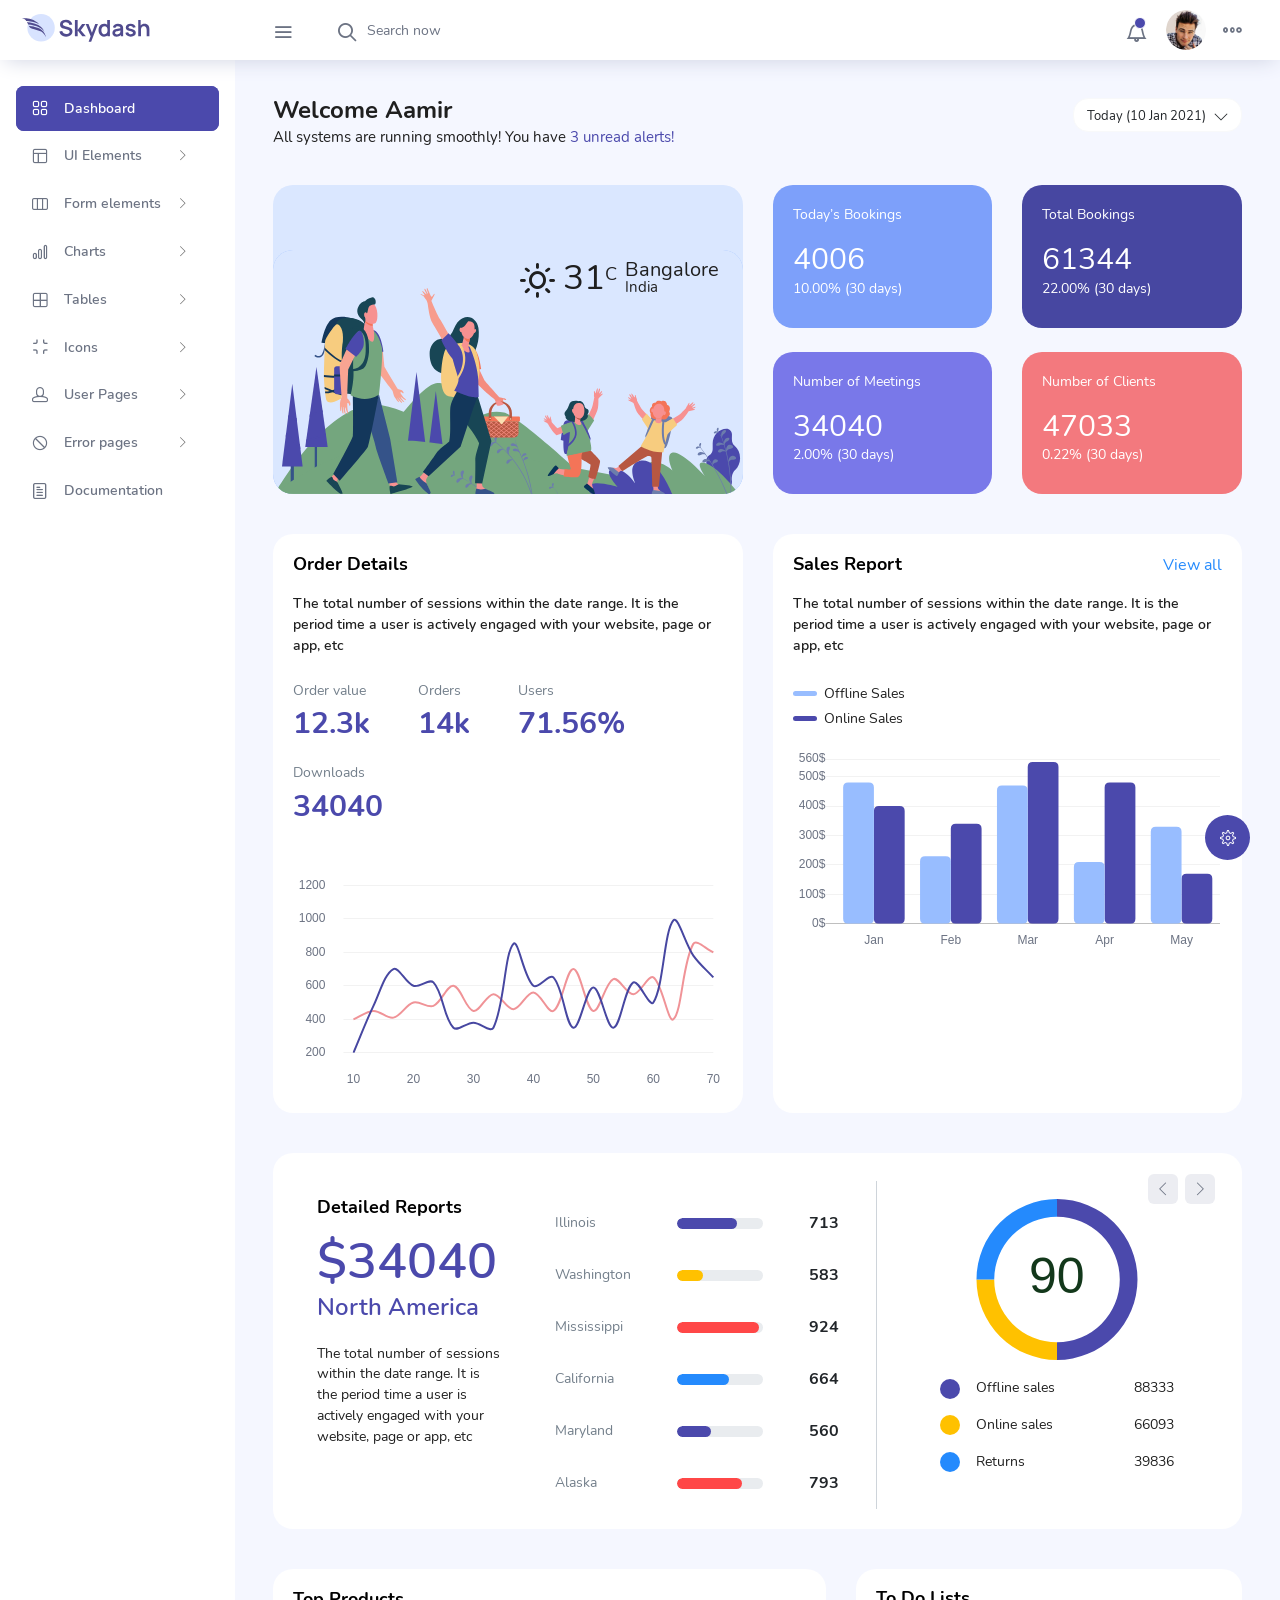
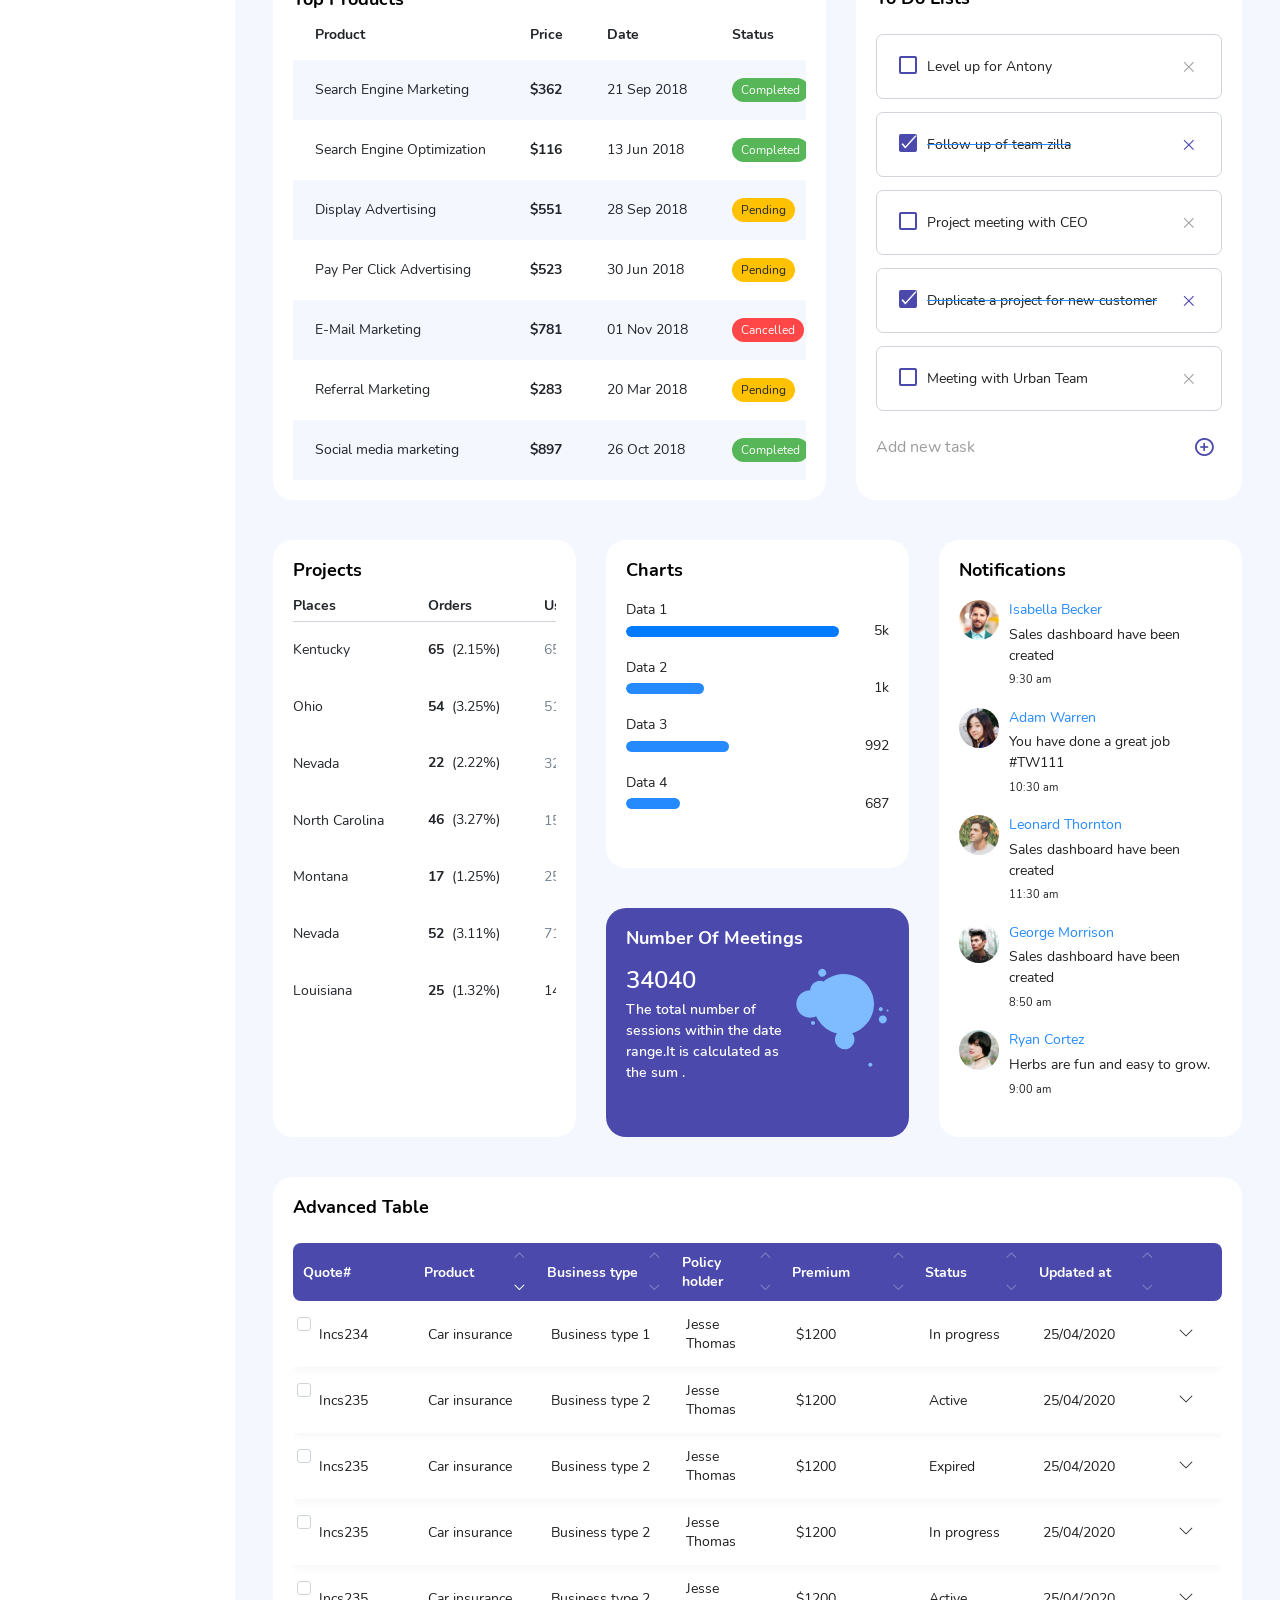
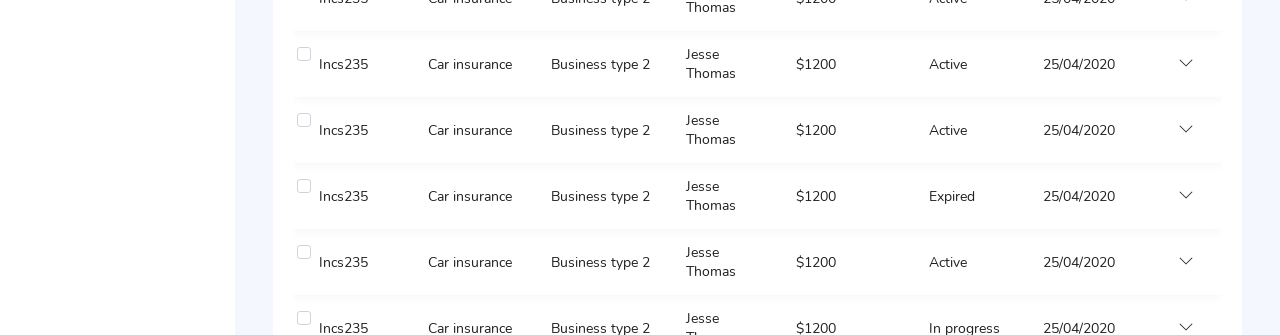
<file: public/template/index.html>
<!DOCTYPE html>
<html lang="en">

<head>
  <!-- Required meta tags -->
  <meta charset="utf-8">
  <meta name="viewport" content="width=device-width, initial-scale=1, shrink-to-fit=no">
  <title>Skydash Admin</title>
  <!-- plugins:css -->
  <link rel="stylesheet" href="vendors/feather/feather.css">
  <link rel="stylesheet" href="vendors/ti-icons/css/themify-icons.css">
  <link rel="stylesheet" href="vendors/css/vendor.bundle.base.css">
  <!-- endinject -->
  <!-- Plugin css for this page -->
  <link rel="stylesheet" href="vendors/datatables.net-bs4/dataTables.bootstrap4.css">
  <link rel="stylesheet" href="vendors/ti-icons/css/themify-icons.css">
  <link rel="stylesheet" type="text/css" href="js/select.dataTables.min.css">
  <!-- End plugin css for this page -->
  <!-- inject:css -->
  <link rel="stylesheet" href="css/vertical-layout-light/style.css">
  <!-- endinject -->
  <link rel="shortcut icon" href="images/favicon.png" />
</head>
<body>
  <div class="container-scroller">
    <!-- partial:partials/_navbar.html -->
    <nav class="navbar col-lg-12 col-12 p-0 fixed-top d-flex flex-row">
      <div class="text-center navbar-brand-wrapper d-flex align-items-center justify-content-center">
        <a class="navbar-brand brand-logo mr-5" href="index.html"><img src="images/logo.svg" class="mr-2" alt="logo"/></a>
        <a class="navbar-brand brand-logo-mini" href="index.html"><img src="images/logo-mini.svg" alt="logo"/></a>
      </div>
      <div class="navbar-menu-wrapper d-flex align-items-center justify-content-end">
        <button class="navbar-toggler navbar-toggler align-self-center" type="button" data-toggle="minimize">
          <span class="icon-menu"></span>
        </button>
        <ul class="navbar-nav mr-lg-2">
          <li class="nav-item nav-search d-none d-lg-block">
            <div class="input-group">
              <div class="input-group-prepend hover-cursor" id="navbar-search-icon">
                <span class="input-group-text" id="search">
                  <i class="icon-search"></i>
                </span>
              </div>
              <input type="text" class="form-control" id="navbar-search-input" placeholder="Search now" aria-label="search" aria-describedby="search">
            </div>
          </li>
        </ul>
        <ul class="navbar-nav navbar-nav-right">
          <li class="nav-item dropdown">
            <a class="nav-link count-indicator dropdown-toggle" id="notificationDropdown" href="#" data-toggle="dropdown">
              <i class="icon-bell mx-0"></i>
              <span class="count"></span>
            </a>
            <div class="dropdown-menu dropdown-menu-right navbar-dropdown preview-list" aria-labelledby="notificationDropdown">
              <p class="mb-0 font-weight-normal float-left dropdown-header">Notifications</p>
              <a class="dropdown-item preview-item">
                <div class="preview-thumbnail">
                  <div class="preview-icon bg-success">
                    <i class="ti-info-alt mx-0"></i>
                  </div>
                </div>
                <div class="preview-item-content">
                  <h6 class="preview-subject font-weight-normal">Application Error</h6>
                  <p class="font-weight-light small-text mb-0 text-muted">
                    Just now
                  </p>
                </div>
              </a>
              <a class="dropdown-item preview-item">
                <div class="preview-thumbnail">
                  <div class="preview-icon bg-warning">
                    <i class="ti-settings mx-0"></i>
                  </div>
                </div>
                <div class="preview-item-content">
                  <h6 class="preview-subject font-weight-normal">Settings</h6>
                  <p class="font-weight-light small-text mb-0 text-muted">
                    Private message
                  </p>
                </div>
              </a>
              <a class="dropdown-item preview-item">
                <div class="preview-thumbnail">
                  <div class="preview-icon bg-info">
                    <i class="ti-user mx-0"></i>
                  </div>
                </div>
                <div class="preview-item-content">
                  <h6 class="preview-subject font-weight-normal">New user registration</h6>
                  <p class="font-weight-light small-text mb-0 text-muted">
                    2 days ago
                  </p>
                </div>
              </a>
            </div>
          </li>
          <li class="nav-item nav-profile dropdown">
            <a class="nav-link dropdown-toggle" href="#" data-toggle="dropdown" id="profileDropdown">
              <img src="images/faces/face28.jpg" alt="profile"/>
            </a>
            <div class="dropdown-menu dropdown-menu-right navbar-dropdown" aria-labelledby="profileDropdown">
              <a class="dropdown-item">
                <i class="ti-settings text-primary"></i>
                Settings
              </a>
              <a class="dropdown-item">
                <i class="ti-power-off text-primary"></i>
                Logout
              </a>
            </div>
          </li>
          <li class="nav-item nav-settings d-none d-lg-flex">
            <a class="nav-link" href="#">
              <i class="icon-ellipsis"></i>
            </a>
          </li>
        </ul>
        <button class="navbar-toggler navbar-toggler-right d-lg-none align-self-center" type="button" data-toggle="offcanvas">
          <span class="icon-menu"></span>
        </button>
      </div>
    </nav>
    <!-- partial -->
    <div class="container-fluid page-body-wrapper">
      <!-- partial:partials/_settings-panel.html -->
      <div class="theme-setting-wrapper">
        <div id="settings-trigger"><i class="ti-settings"></i></div>
        <div id="theme-settings" class="settings-panel">
          <i class="settings-close ti-close"></i>
          <p class="settings-heading">SIDEBAR SKINS</p>
          <div class="sidebar-bg-options selected" id="sidebar-light-theme"><div class="img-ss rounded-circle bg-light border mr-3"></div>Light</div>
          <div class="sidebar-bg-options" id="sidebar-dark-theme"><div class="img-ss rounded-circle bg-dark border mr-3"></div>Dark</div>
          <p class="settings-heading mt-2">HEADER SKINS</p>
          <div class="color-tiles mx-0 px-4">
            <div class="tiles success"></div>
            <div class="tiles warning"></div>
            <div class="tiles danger"></div>
            <div class="tiles info"></div>
            <div class="tiles dark"></div>
            <div class="tiles default"></div>
          </div>
        </div>
      </div>
      <div id="right-sidebar" class="settings-panel">
        <i class="settings-close ti-close"></i>
        <ul class="nav nav-tabs border-top" id="setting-panel" role="tablist">
          <li class="nav-item">
            <a class="nav-link active" id="todo-tab" data-toggle="tab" href="#todo-section" role="tab" aria-controls="todo-section" aria-expanded="true">TO DO LIST</a>
          </li>
          <li class="nav-item">
            <a class="nav-link" id="chats-tab" data-toggle="tab" href="#chats-section" role="tab" aria-controls="chats-section">CHATS</a>
          </li>
        </ul>
        <div class="tab-content" id="setting-content">
          <div class="tab-pane fade show active scroll-wrapper" id="todo-section" role="tabpanel" aria-labelledby="todo-section">
            <div class="add-items d-flex px-3 mb-0">
              <form class="form w-100">
                <div class="form-group d-flex">
                  <input type="text" class="form-control todo-list-input" placeholder="Add To-do">
                  <button type="submit" class="add btn btn-primary todo-list-add-btn" id="add-task">Add</button>
                </div>
              </form>
            </div>
            <div class="list-wrapper px-3">
              <ul class="d-flex flex-column-reverse todo-list">
                <li>
                  <div class="form-check">
                    <label class="form-check-label">
                      <input class="checkbox" type="checkbox">
                      Team review meeting at 3.00 PM
                    </label>
                  </div>
                  <i class="remove ti-close"></i>
                </li>
                <li>
                  <div class="form-check">
                    <label class="form-check-label">
                      <input class="checkbox" type="checkbox">
                      Prepare for presentation
                    </label>
                  </div>
                  <i class="remove ti-close"></i>
                </li>
                <li>
                  <div class="form-check">
                    <label class="form-check-label">
                      <input class="checkbox" type="checkbox">
                      Resolve all the low priority tickets due today
                    </label>
                  </div>
                  <i class="remove ti-close"></i>
                </li>
                <li class="completed">
                  <div class="form-check">
                    <label class="form-check-label">
                      <input class="checkbox" type="checkbox" checked>
                      Schedule meeting for next week
                    </label>
                  </div>
                  <i class="remove ti-close"></i>
                </li>
                <li class="completed">
                  <div class="form-check">
                    <label class="form-check-label">
                      <input class="checkbox" type="checkbox" checked>
                      Project review
                    </label>
                  </div>
                  <i class="remove ti-close"></i>
                </li>
              </ul>
            </div>
            <h4 class="px-3 text-muted mt-5 font-weight-light mb-0">Events</h4>
            <div class="events pt-4 px-3">
              <div class="wrapper d-flex mb-2">
                <i class="ti-control-record text-primary mr-2"></i>
                <span>Feb 11 2018</span>
              </div>
              <p class="mb-0 font-weight-thin text-gray">Creating component page build a js</p>
              <p class="text-gray mb-0">The total number of sessions</p>
            </div>
            <div class="events pt-4 px-3">
              <div class="wrapper d-flex mb-2">
                <i class="ti-control-record text-primary mr-2"></i>
                <span>Feb 7 2018</span>
              </div>
              <p class="mb-0 font-weight-thin text-gray">Meeting with Alisa</p>
              <p class="text-gray mb-0 ">Call Sarah Graves</p>
            </div>
          </div>
          <!-- To do section tab ends -->
          <div class="tab-pane fade" id="chats-section" role="tabpanel" aria-labelledby="chats-section">
            <div class="d-flex align-items-center justify-content-between border-bottom">
              <p class="settings-heading border-top-0 mb-3 pl-3 pt-0 border-bottom-0 pb-0">Friends</p>
              <small class="settings-heading border-top-0 mb-3 pt-0 border-bottom-0 pb-0 pr-3 font-weight-normal">See All</small>
            </div>
            <ul class="chat-list">
              <li class="list active">
                <div class="profile"><img src="images/faces/face1.jpg" alt="image"><span class="online"></span></div>
                <div class="info">
                  <p>Thomas Douglas</p>
                  <p>Available</p>
                </div>
                <small class="text-muted my-auto">19 min</small>
              </li>
              <li class="list">
                <div class="profile"><img src="images/faces/face2.jpg" alt="image"><span class="offline"></span></div>
                <div class="info">
                  <div class="wrapper d-flex">
                    <p>Catherine</p>
                  </div>
                  <p>Away</p>
                </div>
                <div class="badge badge-success badge-pill my-auto mx-2">4</div>
                <small class="text-muted my-auto">23 min</small>
              </li>
              <li class="list">
                <div class="profile"><img src="images/faces/face3.jpg" alt="image"><span class="online"></span></div>
                <div class="info">
                  <p>Daniel Russell</p>
                  <p>Available</p>
                </div>
                <small class="text-muted my-auto">14 min</small>
              </li>
              <li class="list">
                <div class="profile"><img src="images/faces/face4.jpg" alt="image"><span class="offline"></span></div>
                <div class="info">
                  <p>James Richardson</p>
                  <p>Away</p>
                </div>
                <small class="text-muted my-auto">2 min</small>
              </li>
              <li class="list">
                <div class="profile"><img src="images/faces/face5.jpg" alt="image"><span class="online"></span></div>
                <div class="info">
                  <p>Madeline Kennedy</p>
                  <p>Available</p>
                </div>
                <small class="text-muted my-auto">5 min</small>
              </li>
              <li class="list">
                <div class="profile"><img src="images/faces/face6.jpg" alt="image"><span class="online"></span></div>
                <div class="info">
                  <p>Sarah Graves</p>
                  <p>Available</p>
                </div>
                <small class="text-muted my-auto">47 min</small>
              </li>
            </ul>
          </div>
          <!-- chat tab ends -->
        </div>
      </div>
      <!-- partial -->
      <!-- partial:partials/_sidebar.html -->
      <nav class="sidebar sidebar-offcanvas" id="sidebar">
        <ul class="nav">
          <li class="nav-item">
            <a class="nav-link" href="index.html">
              <i class="icon-grid menu-icon"></i>
              <span class="menu-title">Dashboard</span>
            </a>
          </li>
          <li class="nav-item">
            <a class="nav-link" data-toggle="collapse" href="#ui-basic" aria-expanded="false" aria-controls="ui-basic">
              <i class="icon-layout menu-icon"></i>
              <span class="menu-title">UI Elements</span>
              <i class="menu-arrow"></i>
            </a>
            <div class="collapse" id="ui-basic">
              <ul class="nav flex-column sub-menu">
                <li class="nav-item"> <a class="nav-link" href="pages/ui-features/buttons.html">Buttons</a></li>
                <li class="nav-item"> <a class="nav-link" href="pages/ui-features/dropdowns.html">Dropdowns</a></li>
                <li class="nav-item"> <a class="nav-link" href="pages/ui-features/typography.html">Typography</a></li>
              </ul>
            </div>
          </li>
          <li class="nav-item">
            <a class="nav-link" data-toggle="collapse" href="#form-elements" aria-expanded="false" aria-controls="form-elements">
              <i class="icon-columns menu-icon"></i>
              <span class="menu-title">Form elements</span>
              <i class="menu-arrow"></i>
            </a>
            <div class="collapse" id="form-elements">
              <ul class="nav flex-column sub-menu">
                <li class="nav-item"><a class="nav-link" href="pages/forms/basic_elements.html">Basic Elements</a></li>
              </ul>
            </div>
          </li>
          <li class="nav-item">
            <a class="nav-link" data-toggle="collapse" href="#charts" aria-expanded="false" aria-controls="charts">
              <i class="icon-bar-graph menu-icon"></i>
              <span class="menu-title">Charts</span>
              <i class="menu-arrow"></i>
            </a>
            <div class="collapse" id="charts">
              <ul class="nav flex-column sub-menu">
                <li class="nav-item"> <a class="nav-link" href="pages/charts/chartjs.html">ChartJs</a></li>
              </ul>
            </div>
          </li>
          <li class="nav-item">
            <a class="nav-link" data-toggle="collapse" href="#tables" aria-expanded="false" aria-controls="tables">
              <i class="icon-grid-2 menu-icon"></i>
              <span class="menu-title">Tables</span>
              <i class="menu-arrow"></i>
            </a>
            <div class="collapse" id="tables">
              <ul class="nav flex-column sub-menu">
                <li class="nav-item"> <a class="nav-link" href="pages/tables/basic-table.html">Basic table</a></li>
              </ul>
            </div>
          </li>
          <li class="nav-item">
            <a class="nav-link" data-toggle="collapse" href="#icons" aria-expanded="false" aria-controls="icons">
              <i class="icon-contract menu-icon"></i>
              <span class="menu-title">Icons</span>
              <i class="menu-arrow"></i>
            </a>
            <div class="collapse" id="icons">
              <ul class="nav flex-column sub-menu">
                <li class="nav-item"> <a class="nav-link" href="pages/icons/mdi.html">Mdi icons</a></li>
              </ul>
            </div>
          </li>
          <li class="nav-item">
            <a class="nav-link" data-toggle="collapse" href="#auth" aria-expanded="false" aria-controls="auth">
              <i class="icon-head menu-icon"></i>
              <span class="menu-title">User Pages</span>
              <i class="menu-arrow"></i>
            </a>
            <div class="collapse" id="auth">
              <ul class="nav flex-column sub-menu">
                <li class="nav-item"> <a class="nav-link" href="pages/samples/login.html"> Login </a></li>
                <li class="nav-item"> <a class="nav-link" href="pages/samples/register.html"> Register </a></li>
              </ul>
            </div>
          </li>
          <li class="nav-item">
            <a class="nav-link" data-toggle="collapse" href="#error" aria-expanded="false" aria-controls="error">
              <i class="icon-ban menu-icon"></i>
              <span class="menu-title">Error pages</span>
              <i class="menu-arrow"></i>
            </a>
            <div class="collapse" id="error">
              <ul class="nav flex-column sub-menu">
                <li class="nav-item"> <a class="nav-link" href="pages/samples/error-404.html"> 404 </a></li>
                <li class="nav-item"> <a class="nav-link" href="pages/samples/error-500.html"> 500 </a></li>
              </ul>
            </div>
          </li>
          <li class="nav-item">
            <a class="nav-link" href="pages/documentation/documentation.html">
              <i class="icon-paper menu-icon"></i>
              <span class="menu-title">Documentation</span>
            </a>
          </li>
        </ul>
      </nav>
      <!-- partial -->
      
      <div class="main-panel">
        <div class="content-wrapper">
          <div class="row">
            <div class="col-md-12 grid-margin">
              <div class="row">
                <div class="col-12 col-xl-8 mb-4 mb-xl-0">
                  <h3 class="font-weight-bold">Welcome Aamir</h3>
                  <h6 class="font-weight-normal mb-0">All systems are running smoothly! You have <span class="text-primary">3 unread alerts!</span></h6>
                </div>
                <div class="col-12 col-xl-4">
                 <div class="justify-content-end d-flex">
                  <div class="dropdown flex-md-grow-1 flex-xl-grow-0">
                    <button class="btn btn-sm btn-light bg-white dropdown-toggle" type="button" id="dropdownMenuDate2" data-toggle="dropdown" aria-haspopup="true" aria-expanded="true">
                     <i class="mdi mdi-calendar"></i> Today (10 Jan 2021)
                    </button>
                    <div class="dropdown-menu dropdown-menu-right" aria-labelledby="dropdownMenuDate2">
                      <a class="dropdown-item" href="#">January - March</a>
                      <a class="dropdown-item" href="#">March - June</a>
                      <a class="dropdown-item" href="#">June - August</a>
                      <a class="dropdown-item" href="#">August - November</a>
                    </div>
                  </div>
                 </div>
                </div>
              </div>
            </div>
          </div>
          <div class="row">
            <div class="col-md-6 grid-margin stretch-card">
              <div class="card tale-bg">
                <div class="card-people mt-auto">
                  <img src="images/dashboard/people.svg" alt="people">
                  <div class="weather-info">
                    <div class="d-flex">
                      <div>
                        <h2 class="mb-0 font-weight-normal"><i class="icon-sun mr-2"></i>31<sup>C</sup></h2>
                      </div>
                      <div class="ml-2">
                        <h4 class="location font-weight-normal">Bangalore</h4>
                        <h6 class="font-weight-normal">India</h6>
                      </div>
                    </div>
                  </div>
                </div>
              </div>
            </div>
            <div class="col-md-6 grid-margin transparent">
              <div class="row">
                <div class="col-md-6 mb-4 stretch-card transparent">
                  <div class="card card-tale">
                    <div class="card-body">
                      <p class="mb-4">Today’s Bookings</p>
                      <p class="fs-30 mb-2">4006</p>
                      <p>10.00% (30 days)</p>
                    </div>
                  </div>
                </div>
                <div class="col-md-6 mb-4 stretch-card transparent">
                  <div class="card card-dark-blue">
                    <div class="card-body">
                      <p class="mb-4">Total Bookings</p>
                      <p class="fs-30 mb-2">61344</p>
                      <p>22.00% (30 days)</p>
                    </div>
                  </div>
                </div>
              </div>
              <div class="row">
                <div class="col-md-6 mb-4 mb-lg-0 stretch-card transparent">
                  <div class="card card-light-blue">
                    <div class="card-body">
                      <p class="mb-4">Number of Meetings</p>
                      <p class="fs-30 mb-2">34040</p>
                      <p>2.00% (30 days)</p>
                    </div>
                  </div>
                </div>
                <div class="col-md-6 stretch-card transparent">
                  <div class="card card-light-danger">
                    <div class="card-body">
                      <p class="mb-4">Number of Clients</p>
                      <p class="fs-30 mb-2">47033</p>
                      <p>0.22% (30 days)</p>
                    </div>
                  </div>
                </div>
              </div>
            </div>
          </div>
          <div class="row">
            <div class="col-md-6 grid-margin stretch-card">
              <div class="card">
                <div class="card-body">
                  <p class="card-title">Order Details</p>
                  <p class="font-weight-500">The total number of sessions within the date range. It is the period time a user is actively engaged with your website, page or app, etc</p>
                  <div class="d-flex flex-wrap mb-5">
                    <div class="mr-5 mt-3">
                      <p class="text-muted">Order value</p>
                      <h3 class="text-primary fs-30 font-weight-medium">12.3k</h3>
                    </div>
                    <div class="mr-5 mt-3">
                      <p class="text-muted">Orders</p>
                      <h3 class="text-primary fs-30 font-weight-medium">14k</h3>
                    </div>
                    <div class="mr-5 mt-3">
                      <p class="text-muted">Users</p>
                      <h3 class="text-primary fs-30 font-weight-medium">71.56%</h3>
                    </div>
                    <div class="mt-3">
                      <p class="text-muted">Downloads</p>
                      <h3 class="text-primary fs-30 font-weight-medium">34040</h3>
                    </div> 
                  </div>
                  <canvas id="order-chart"></canvas>
                </div>
              </div>
            </div>
            <div class="col-md-6 grid-margin stretch-card">
              <div class="card">
                <div class="card-body">
                 <div class="d-flex justify-content-between">
                  <p class="card-title">Sales Report</p>
                  <a href="#" class="text-info">View all</a>
                 </div>
                  <p class="font-weight-500">The total number of sessions within the date range. It is the period time a user is actively engaged with your website, page or app, etc</p>
                  <div id="sales-legend" class="chartjs-legend mt-4 mb-2"></div>
                  <canvas id="sales-chart"></canvas>
                </div>
              </div>
            </div>
          </div>
          <div class="row">
            <div class="col-md-12 grid-margin stretch-card">
              <div class="card position-relative">
                <div class="card-body">
                  <div id="detailedReports" class="carousel slide detailed-report-carousel position-static pt-2" data-ride="carousel">
                    <div class="carousel-inner">
                      <div class="carousel-item active">
                        <div class="row">
                          <div class="col-md-12 col-xl-3 d-flex flex-column justify-content-start">
                            <div class="ml-xl-4 mt-3">
                            <p class="card-title">Detailed Reports</p>
                              <h1 class="text-primary">$34040</h1>
                              <h3 class="font-weight-500 mb-xl-4 text-primary">North America</h3>
                              <p class="mb-2 mb-xl-0">The total number of sessions within the date range. It is the period time a user is actively engaged with your website, page or app, etc</p>
                            </div>  
                            </div>
                          <div class="col-md-12 col-xl-9">
                            <div class="row">
                              <div class="col-md-6 border-right">
                                <div class="table-responsive mb-3 mb-md-0 mt-3">
                                  <table class="table table-borderless report-table">
                                    <tr>
                                      <td class="text-muted">Illinois</td>
                                      <td class="w-100 px-0">
                                        <div class="progress progress-md mx-4">
                                          <div class="progress-bar bg-primary" role="progressbar" style="width: 70%" aria-valuenow="70" aria-valuemin="0" aria-valuemax="100"></div>
                                        </div>
                                      </td>
                                      <td><h5 class="font-weight-bold mb-0">713</h5></td>
                                    </tr>
                                    <tr>
                                      <td class="text-muted">Washington</td>
                                      <td class="w-100 px-0">
                                        <div class="progress progress-md mx-4">
                                          <div class="progress-bar bg-warning" role="progressbar" style="width: 30%" aria-valuenow="30" aria-valuemin="0" aria-valuemax="100"></div>
                                        </div>
                                      </td>
                                      <td><h5 class="font-weight-bold mb-0">583</h5></td>
                                    </tr>
                                    <tr>
                                      <td class="text-muted">Mississippi</td>
                                      <td class="w-100 px-0">
                                        <div class="progress progress-md mx-4">
                                          <div class="progress-bar bg-danger" role="progressbar" style="width: 95%" aria-valuenow="95" aria-valuemin="0" aria-valuemax="100"></div>
                                        </div>
                                      </td>
                                      <td><h5 class="font-weight-bold mb-0">924</h5></td>
                                    </tr>
                                    <tr>
                                      <td class="text-muted">California</td>
                                      <td class="w-100 px-0">
                                        <div class="progress progress-md mx-4">
                                          <div class="progress-bar bg-info" role="progressbar" style="width: 60%" aria-valuenow="60" aria-valuemin="0" aria-valuemax="100"></div>
                                        </div>
                                      </td>
                                      <td><h5 class="font-weight-bold mb-0">664</h5></td>
                                    </tr>
                                    <tr>
                                      <td class="text-muted">Maryland</td>
                                      <td class="w-100 px-0">
                                        <div class="progress progress-md mx-4">
                                          <div class="progress-bar bg-primary" role="progressbar" style="width: 40%" aria-valuenow="40" aria-valuemin="0" aria-valuemax="100"></div>
                                        </div>
                                      </td>
                                      <td><h5 class="font-weight-bold mb-0">560</h5></td>
                                    </tr>
                                    <tr>
                                      <td class="text-muted">Alaska</td>
                                      <td class="w-100 px-0">
                                        <div class="progress progress-md mx-4">
                                          <div class="progress-bar bg-danger" role="progressbar" style="width: 75%" aria-valuenow="75" aria-valuemin="0" aria-valuemax="100"></div>
                                        </div>
                                      </td>
                                      <td><h5 class="font-weight-bold mb-0">793</h5></td>
                                    </tr>
                                  </table>
                                </div>
                              </div>
                              <div class="col-md-6 mt-3">
                                <canvas id="north-america-chart"></canvas>
                                <div id="north-america-legend"></div>
                              </div>
                            </div>
                          </div>
                        </div>
                      </div>
                      <div class="carousel-item">
                        <div class="row">
                          <div class="col-md-12 col-xl-3 d-flex flex-column justify-content-start">
                            <div class="ml-xl-4 mt-3">
                            <p class="card-title">Detailed Reports</p>
                              <h1 class="text-primary">$34040</h1>
                              <h3 class="font-weight-500 mb-xl-4 text-primary">North America</h3>
                              <p class="mb-2 mb-xl-0">The total number of sessions within the date range. It is the period time a user is actively engaged with your website, page or app, etc</p>
                            </div>  
                            </div>
                          <div class="col-md-12 col-xl-9">
                            <div class="row">
                              <div class="col-md-6 border-right">
                                <div class="table-responsive mb-3 mb-md-0 mt-3">
                                  <table class="table table-borderless report-table">
                                    <tr>
                                      <td class="text-muted">Illinois</td>
                                      <td class="w-100 px-0">
                                        <div class="progress progress-md mx-4">
                                          <div class="progress-bar bg-primary" role="progressbar" style="width: 70%" aria-valuenow="70" aria-valuemin="0" aria-valuemax="100"></div>
                                        </div>
                                      </td>
                                      <td><h5 class="font-weight-bold mb-0">713</h5></td>
                                    </tr>
                                    <tr>
                                      <td class="text-muted">Washington</td>
                                      <td class="w-100 px-0">
                                        <div class="progress progress-md mx-4">
                                          <div class="progress-bar bg-warning" role="progressbar" style="width: 30%" aria-valuenow="30" aria-valuemin="0" aria-valuemax="100"></div>
                                        </div>
                                      </td>
                                      <td><h5 class="font-weight-bold mb-0">583</h5></td>
                                    </tr>
                                    <tr>
                                      <td class="text-muted">Mississippi</td>
                                      <td class="w-100 px-0">
                                        <div class="progress progress-md mx-4">
                                          <div class="progress-bar bg-danger" role="progressbar" style="width: 95%" aria-valuenow="95" aria-valuemin="0" aria-valuemax="100"></div>
                                        </div>
                                      </td>
                                      <td><h5 class="font-weight-bold mb-0">924</h5></td>
                                    </tr>
                                    <tr>
                                      <td class="text-muted">California</td>
                                      <td class="w-100 px-0">
                                        <div class="progress progress-md mx-4">
                                          <div class="progress-bar bg-info" role="progressbar" style="width: 60%" aria-valuenow="60" aria-valuemin="0" aria-valuemax="100"></div>
                                        </div>
                                      </td>
                                      <td><h5 class="font-weight-bold mb-0">664</h5></td>
                                    </tr>
                                    <tr>
                                      <td class="text-muted">Maryland</td>
                                      <td class="w-100 px-0">
                                        <div class="progress progress-md mx-4">
                                          <div class="progress-bar bg-primary" role="progressbar" style="width: 40%" aria-valuenow="40" aria-valuemin="0" aria-valuemax="100"></div>
                                        </div>
                                      </td>
                                      <td><h5 class="font-weight-bold mb-0">560</h5></td>
                                    </tr>
                                    <tr>
                                      <td class="text-muted">Alaska</td>
                                      <td class="w-100 px-0">
                                        <div class="progress progress-md mx-4">
                                          <div class="progress-bar bg-danger" role="progressbar" style="width: 75%" aria-valuenow="75" aria-valuemin="0" aria-valuemax="100"></div>
                                        </div>
                                      </td>
                                      <td><h5 class="font-weight-bold mb-0">793</h5></td>
                                    </tr>
                                  </table>
                                </div>
                              </div>
                              <div class="col-md-6 mt-3">
                                <canvas id="south-america-chart"></canvas>
                                <div id="south-america-legend"></div>
                              </div>
                            </div>
                          </div>
                        </div>
                      </div>
                    </div>
                    <a class="carousel-control-prev" href="#detailedReports" role="button" data-slide="prev">
                      <span class="carousel-control-prev-icon" aria-hidden="true"></span>
                      <span class="sr-only">Previous</span>
                    </a>
                    <a class="carousel-control-next" href="#detailedReports" role="button" data-slide="next">
                      <span class="carousel-control-next-icon" aria-hidden="true"></span>
                      <span class="sr-only">Next</span>
                    </a>
                  </div>
                </div>
              </div>
            </div>
          </div>
          <div class="row">
            <div class="col-md-7 grid-margin stretch-card">
              <div class="card">
                <div class="card-body">
                  <p class="card-title mb-0">Top Products</p>
                  <div class="table-responsive">
                    <table class="table table-striped table-borderless">
                      <thead>
                        <tr>
                          <th>Product</th>
                          <th>Price</th>
                          <th>Date</th>
                          <th>Status</th>
                        </tr>  
                      </thead>
                      <tbody>
                        <tr>
                          <td>Search Engine Marketing</td>
                          <td class="font-weight-bold">$362</td>
                          <td>21 Sep 2018</td>
                          <td class="font-weight-medium"><div class="badge badge-success">Completed</div></td>
                        </tr>
                        <tr>
                          <td>Search Engine Optimization</td>
                          <td class="font-weight-bold">$116</td>
                          <td>13 Jun 2018</td>
                          <td class="font-weight-medium"><div class="badge badge-success">Completed</div></td>
                        </tr>
                        <tr>
                          <td>Display Advertising</td>
                          <td class="font-weight-bold">$551</td>
                          <td>28 Sep 2018</td>
                          <td class="font-weight-medium"><div class="badge badge-warning">Pending</div></td>
                        </tr>
                        <tr>
                          <td>Pay Per Click Advertising</td>
                          <td class="font-weight-bold">$523</td>
                          <td>30 Jun 2018</td>
                          <td class="font-weight-medium"><div class="badge badge-warning">Pending</div></td>
                        </tr>
                        <tr>
                          <td>E-Mail Marketing</td>
                          <td class="font-weight-bold">$781</td>
                          <td>01 Nov 2018</td>
                          <td class="font-weight-medium"><div class="badge badge-danger">Cancelled</div></td>
                        </tr>
                        <tr>
                          <td>Referral Marketing</td>
                          <td class="font-weight-bold">$283</td>
                          <td>20 Mar 2018</td>
                          <td class="font-weight-medium"><div class="badge badge-warning">Pending</div></td>
                        </tr>
                        <tr>
                          <td>Social media marketing</td>
                          <td class="font-weight-bold">$897</td>
                          <td>26 Oct 2018</td>
                          <td class="font-weight-medium"><div class="badge badge-success">Completed</div></td>
                        </tr>
                      </tbody>
                    </table>
                  </div>
                </div>
              </div>
            </div>
            <div class="col-md-5 grid-margin stretch-card">
							<div class="card">
								<div class="card-body">
									<h4 class="card-title">To Do Lists</h4>
									<div class="list-wrapper pt-2">
										<ul class="d-flex flex-column-reverse todo-list todo-list-custom">
											<li>
												<div class="form-check form-check-flat">
													<label class="form-check-label">
														<input class="checkbox" type="checkbox">
														Meeting with Urban Team
													</label>
												</div>
												<i class="remove ti-close"></i>
											</li>
											<li class="completed">
												<div class="form-check form-check-flat">
													<label class="form-check-label">
														<input class="checkbox" type="checkbox" checked>
														Duplicate a project for new customer
													</label>
												</div>
												<i class="remove ti-close"></i>
											</li>
											<li>
												<div class="form-check form-check-flat">
													<label class="form-check-label">
														<input class="checkbox" type="checkbox">
														Project meeting with CEO
													</label>
												</div>
												<i class="remove ti-close"></i>
											</li>
											<li class="completed">
												<div class="form-check form-check-flat">
													<label class="form-check-label">
														<input class="checkbox" type="checkbox" checked>
														Follow up of team zilla
													</label>
												</div>
												<i class="remove ti-close"></i>
											</li>
											<li>
												<div class="form-check form-check-flat">
													<label class="form-check-label">
														<input class="checkbox" type="checkbox">
														Level up for Antony
													</label>
												</div>
												<i class="remove ti-close"></i>
											</li>
										</ul>
                  </div>
                  <div class="add-items d-flex mb-0 mt-2">
										<input type="text" class="form-control todo-list-input"  placeholder="Add new task">
										<button class="add btn btn-icon text-primary todo-list-add-btn bg-transparent"><i class="icon-circle-plus"></i></button>
									</div>
								</div>
							</div>
            </div>
          </div>
          <div class="row">
            <div class="col-md-4 stretch-card grid-margin">
              <div class="card">
                <div class="card-body">
                  <p class="card-title mb-0">Projects</p>
                  <div class="table-responsive">
                    <table class="table table-borderless">
                      <thead>
                        <tr>
                          <th class="pl-0  pb-2 border-bottom">Places</th>
                          <th class="border-bottom pb-2">Orders</th>
                          <th class="border-bottom pb-2">Users</th>
                        </tr>
                      </thead>
                      <tbody>
                        <tr>
                          <td class="pl-0">Kentucky</td>
                          <td><p class="mb-0"><span class="font-weight-bold mr-2">65</span>(2.15%)</p></td>
                          <td class="text-muted">65</td>
                        </tr>
                        <tr>
                          <td class="pl-0">Ohio</td>
                          <td><p class="mb-0"><span class="font-weight-bold mr-2">54</span>(3.25%)</p></td>
                          <td class="text-muted">51</td>
                        </tr>
                        <tr>
                          <td class="pl-0">Nevada</td>
                          <td><p class="mb-0"><span class="font-weight-bold mr-2">22</span>(2.22%)</p></td>
                          <td class="text-muted">32</td>
                        </tr>
                        <tr>
                          <td class="pl-0">North Carolina</td>
                          <td><p class="mb-0"><span class="font-weight-bold mr-2">46</span>(3.27%)</p></td>
                          <td class="text-muted">15</td>
                        </tr>
                        <tr>
                          <td class="pl-0">Montana</td>
                          <td><p class="mb-0"><span class="font-weight-bold mr-2">17</span>(1.25%)</p></td>
                          <td class="text-muted">25</td>
                        </tr>
                        <tr>
                          <td class="pl-0">Nevada</td>
                          <td><p class="mb-0"><span class="font-weight-bold mr-2">52</span>(3.11%)</p></td>
                          <td class="text-muted">71</td>
                        </tr>
                        <tr>
                          <td class="pl-0 pb-0">Louisiana</td>
                          <td class="pb-0"><p class="mb-0"><span class="font-weight-bold mr-2">25</span>(1.32%)</p></td>
                          <td class="pb-0">14</td>
                        </tr>
                      </tbody>
                    </table>
                  </div>
                </div>
              </div>
            </div>
            <div class="col-md-4 stretch-card grid-margin">
              <div class="row">
                <div class="col-md-12 grid-margin stretch-card">
                  <div class="card">
                    <div class="card-body">
                      <p class="card-title">Charts</p>
                      <div class="charts-data">
                        <div class="mt-3">
                          <p class="mb-0">Data 1</p>
                          <div class="d-flex justify-content-between align-items-center">
                            <div class="progress progress-md flex-grow-1 mr-4">
                              <div class="progress-bar bg-inf0" role="progressbar" style="width: 95%" aria-valuenow="95" aria-valuemin="0" aria-valuemax="100"></div>
                            </div>
                            <p class="mb-0">5k</p>
                          </div>
                        </div>
                        <div class="mt-3">
                          <p class="mb-0">Data 2</p>
                          <div class="d-flex justify-content-between align-items-center">
                            <div class="progress progress-md flex-grow-1 mr-4">
                              <div class="progress-bar bg-info" role="progressbar" style="width: 35%" aria-valuenow="35" aria-valuemin="0" aria-valuemax="100"></div>
                            </div>
                            <p class="mb-0">1k</p>
                          </div>
                        </div>
                        <div class="mt-3">
                          <p class="mb-0">Data 3</p>
                          <div class="d-flex justify-content-between align-items-center">
                            <div class="progress progress-md flex-grow-1 mr-4">
                              <div class="progress-bar bg-info" role="progressbar" style="width: 48%" aria-valuenow="48" aria-valuemin="0" aria-valuemax="100"></div>
                            </div>
                            <p class="mb-0">992</p>
                          </div>
                        </div>
                        <div class="mt-3">
                          <p class="mb-0">Data 4</p>
                          <div class="d-flex justify-content-between align-items-center">
                            <div class="progress progress-md flex-grow-1 mr-4">
                              <div class="progress-bar bg-info" role="progressbar" style="width: 25%" aria-valuenow="25" aria-valuemin="0" aria-valuemax="100"></div>
                            </div>
                            <p class="mb-0">687</p>
                          </div>
                        </div>
                      </div>  
                    </div>
                  </div>
                </div>
                <div class="col-md-12 stretch-card grid-margin grid-margin-md-0">
                  <div class="card data-icon-card-primary">
                    <div class="card-body">
                      <p class="card-title text-white">Number of Meetings</p>                      
                      <div class="row">
                        <div class="col-8 text-white">
                          <h3>34040</h3>
                          <p class="text-white font-weight-500 mb-0">The total number of sessions within the date range.It is calculated as the sum . </p>
                        </div>
                        <div class="col-4 background-icon">
                        </div>
                      </div>
                    </div>
                  </div>
                </div>
              </div>
            </div>
            <div class="col-md-4 stretch-card grid-margin">
              <div class="card">
                <div class="card-body">
                  <p class="card-title">Notifications</p>
                  <ul class="icon-data-list">
                    <li>
                      <div class="d-flex">
                        <img src="images/faces/face1.jpg" alt="user">
                        <div>
                          <p class="text-info mb-1">Isabella Becker</p>
                          <p class="mb-0">Sales dashboard have been created</p>
                          <small>9:30 am</small>
                        </div>
                      </div>
                    </li>
                    <li>
                      <div class="d-flex">
                        <img src="images/faces/face2.jpg" alt="user">
                        <div>
                          <p class="text-info mb-1">Adam Warren</p>
                          <p class="mb-0">You have done a great job #TW111</p>
                          <small>10:30 am</small>
                        </div>
                      </div>
                    </li>
                    <li>
                      <div class="d-flex">
                      <img src="images/faces/face3.jpg" alt="user">
                     <div>
                      <p class="text-info mb-1">Leonard Thornton</p>
                      <p class="mb-0">Sales dashboard have been created</p>
                      <small>11:30 am</small>
                     </div>
                      </div>
                    </li>
                    <li>
                      <div class="d-flex">
                        <img src="images/faces/face4.jpg" alt="user">
                        <div>
                          <p class="text-info mb-1">George Morrison</p>
                          <p class="mb-0">Sales dashboard have been created</p>
                          <small>8:50 am</small>
                        </div>
                      </div>
                    </li>
                    <li>
                      <div class="d-flex">
                        <img src="images/faces/face5.jpg" alt="user">
                        <div>
                        <p class="text-info mb-1">Ryan Cortez</p>
                        <p class="mb-0">Herbs are fun and easy to grow.</p>
                        <small>9:00 am</small>
                        </div>
                      </div>
                    </li>
                  </ul>
                </div>
              </div>
            </div>
          </div>
          <div class="row">
            <div class="col-md-12 grid-margin stretch-card">
              <div class="card">
                <div class="card-body">
                  <p class="card-title">Advanced Table</p>
                  <div class="row">
                    <div class="col-12">
                      <div class="table-responsive">
                        <table id="example" class="display expandable-table" style="width:100%">
                          <thead>
                            <tr>
                              <th>Quote#</th>
                              <th>Product</th>
                              <th>Business type</th>
                              <th>Policy holder</th>
                              <th>Premium</th>
                              <th>Status</th>
                              <th>Updated at</th>
                              <th></th>
                            </tr>
                          </thead>
                      </table>
                      </div>
                    </div>
                  </div>
                  </div>
                </div>
              </div>
            </div>
        </div>
        <!-- content-wrapper ends -->
        <!-- partial:partials/_footer.html -->
        <footer class="footer">
          <div class="d-sm-flex justify-content-center justify-content-sm-between">
            <span class="text-muted text-center text-sm-left d-block d-sm-inline-block">Copyright © 2021.  Premium <a href="https://www.bootstrapdash.com/" target="_blank">Bootstrap admin template</a> from BootstrapDash. All rights reserved.</span>
            <span class="float-none float-sm-right d-block mt-1 mt-sm-0 text-center">Hand-crafted & made with <i class="ti-heart text-danger ml-1"></i></span>
          </div>
        </footer>
        <!-- partial -->
      </div>
      <!-- main-panel ends -->
    </div>
    <!-- page-body-wrapper ends -->
  </div>
  <!-- container-scroller -->

  <!-- plugins:js -->
  <script src="vendors/js/vendor.bundle.base.js"></script>
  <!-- endinject -->
  <!-- Plugin js for this page -->
  <script src="vendors/chart.js/Chart.min.js"></script>
  <script src="vendors/datatables.net/jquery.dataTables.js"></script>
  <script src="vendors/datatables.net-bs4/dataTables.bootstrap4.js"></script>
  <script src="js/dataTables.select.min.js"></script>

  <!-- End plugin js for this page -->
  <!-- inject:js -->
  <script src="js/off-canvas.js"></script>
  <script src="js/hoverable-collapse.js"></script>
  <script src="js/template.js"></script>
  <script src="js/settings.js"></script>
  <script src="js/todolist.js"></script>
  <!-- endinject -->
  <!-- Custom js for this page-->
  <script src="js/dashboard.js"></script>
  <script src="js/Chart.roundedBarCharts.js"></script>
  <!-- End custom js for this page-->
</body>

</html>
</file>
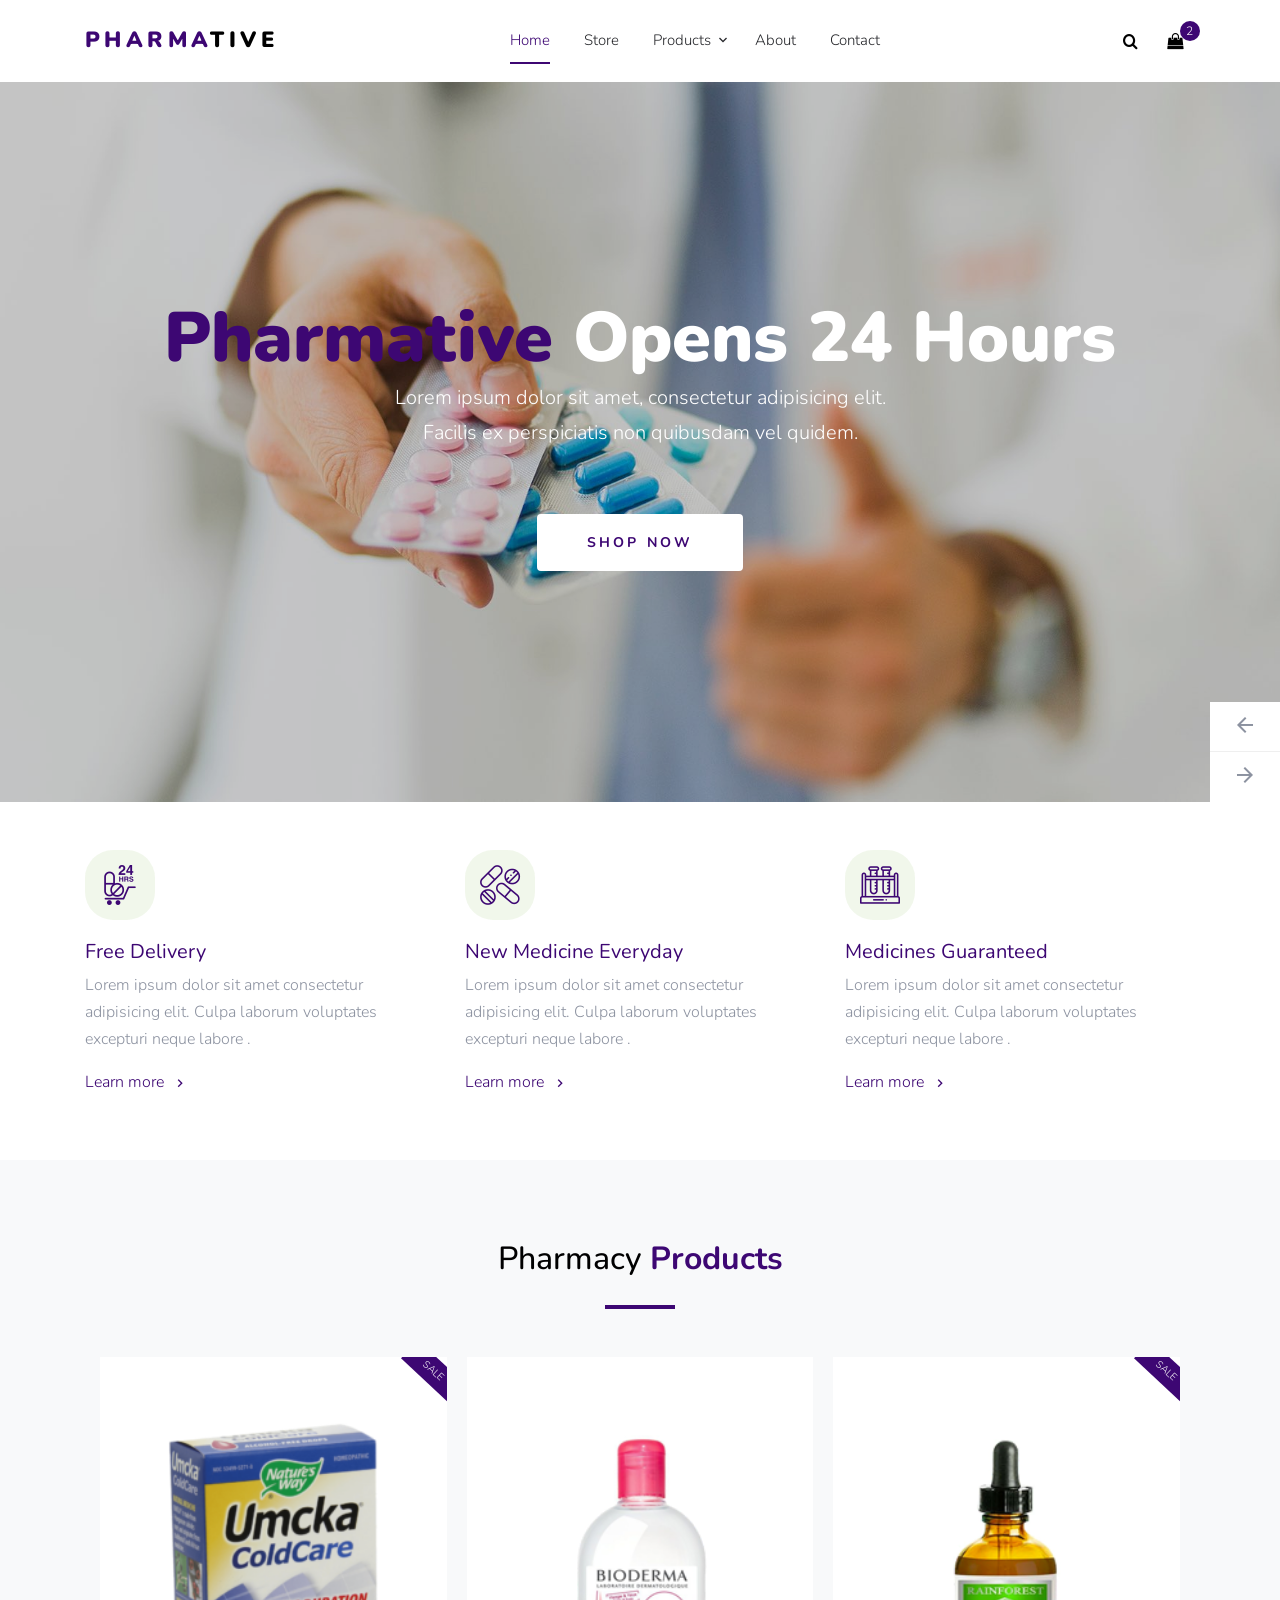
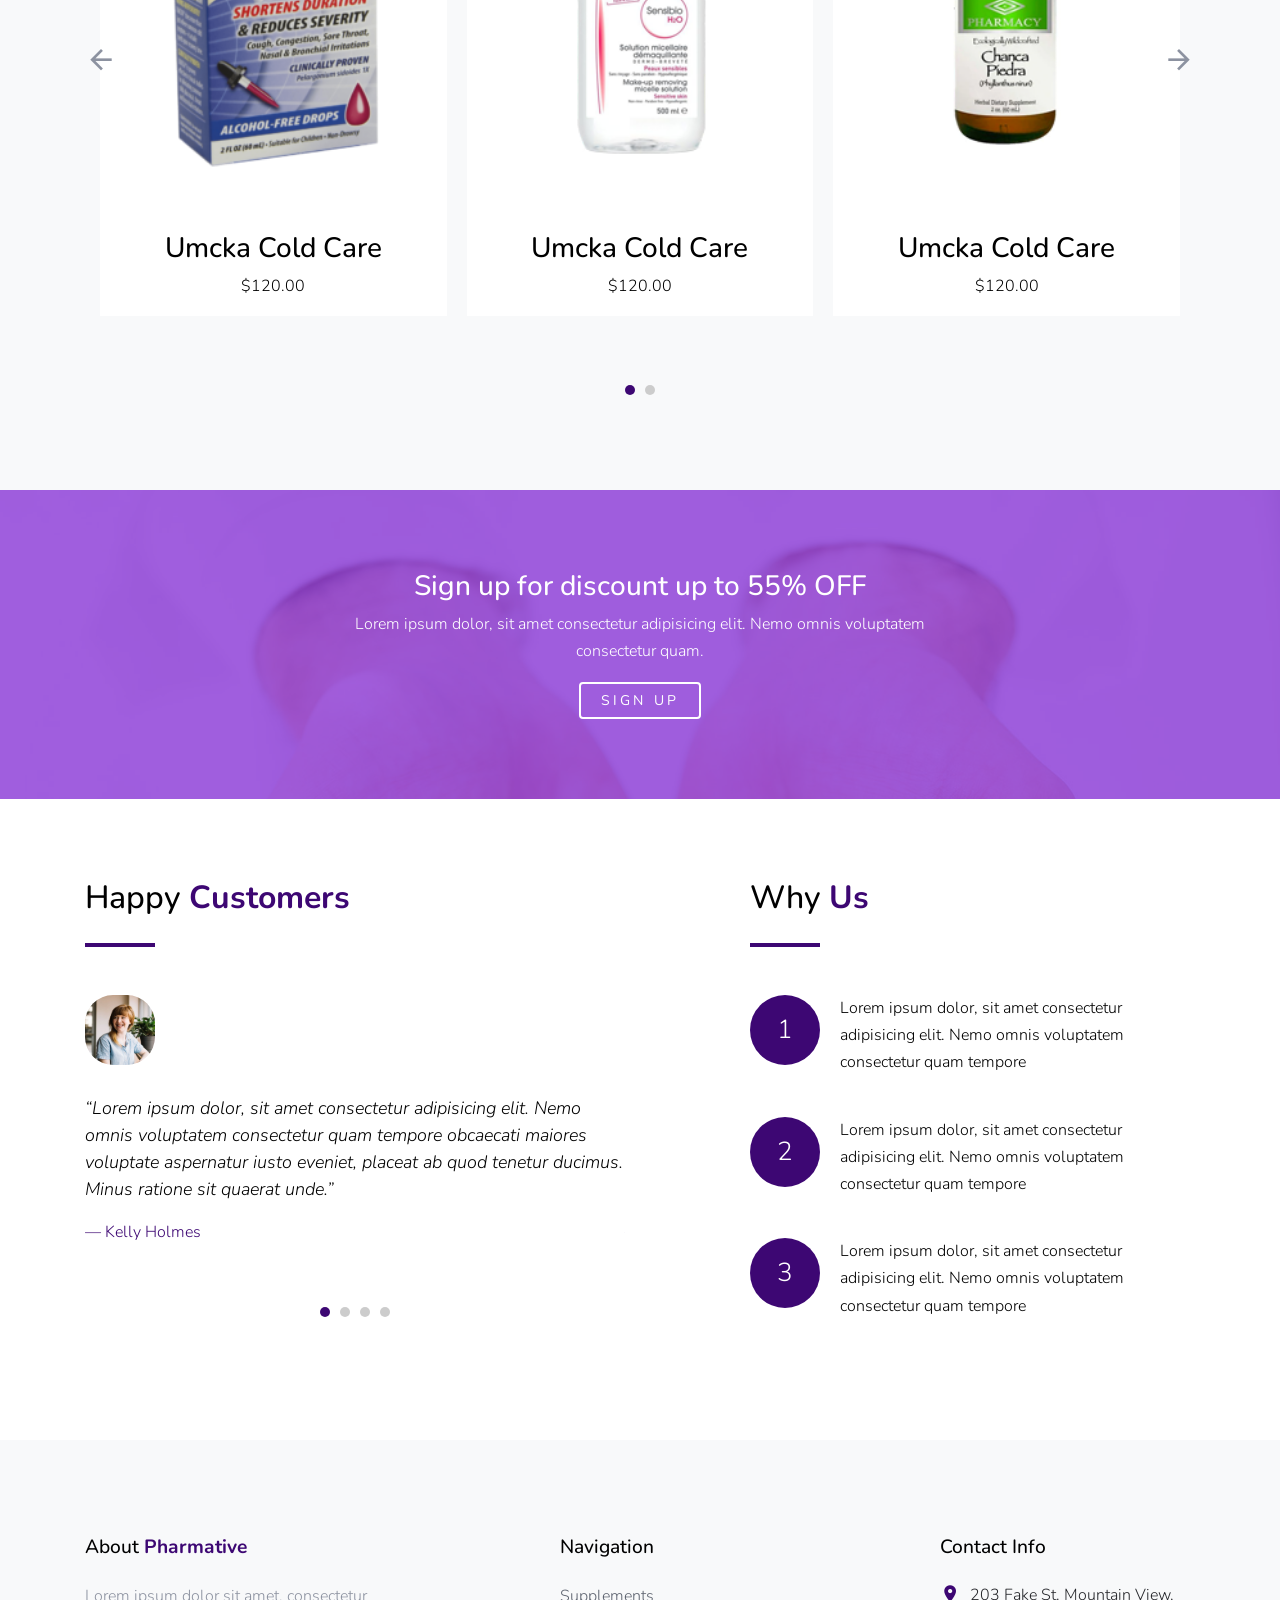
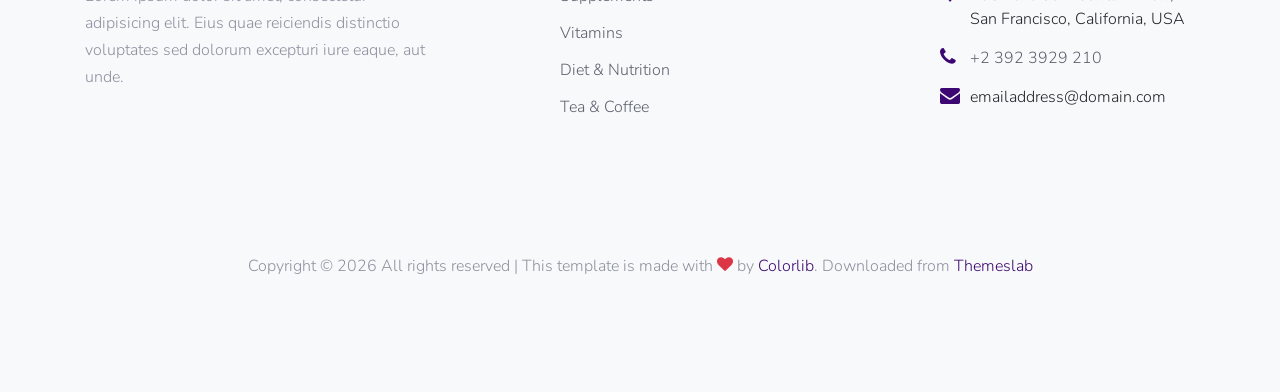
<file: public/template_user/index.html>
<!DOCTYPE html>
<html lang="en">

<head>
  <title>Pharmative &mdash; Colorlib Template</title>
  <meta charset="utf-8">
  <meta name="viewport" content="width=device-width, initial-scale=1, shrink-to-fit=no">

  <link href="https://fonts.googleapis.com/css2?family=Nunito:wght@400;700&display=swap" rel="stylesheet">
  <link rel="stylesheet" href="fonts/icomoon/style.css">

  <link rel="stylesheet" href="css/bootstrap.min.css">
  <link rel="stylesheet" href="fonts/flaticon/font/flaticon.css">
  <link rel="stylesheet" href="css/magnific-popup.css">
  <link rel="stylesheet" href="css/jquery-ui.css">
  <link rel="stylesheet" href="css/owl.carousel.min.css">
  <link rel="stylesheet" href="css/owl.theme.default.min.css">


  <link rel="stylesheet" href="css/aos.css">

  <link rel="stylesheet" href="css/style.css">

</head>

<body>

  <div class="site-wrap">


    <div class="site-navbar py-2">

      <div class="search-wrap">
        <div class="container">
          <a href="#" class="search-close js-search-close"><span class="icon-close2"></span></a>
          <form action="#" method="post">
            <input type="text" class="form-control" placeholder="Search keyword and hit enter...">
          </form>
        </div>
      </div>

      <div class="container">
        <div class="d-flex align-items-center justify-content-between">
          <div class="logo">
            <div class="site-logo">
              <a href="index.html" class="js-logo-clone"><strong class="text-primary">Pharma</strong>tive</a>
            </div>
          </div>
          <div class="main-nav d-none d-lg-block">
            <nav class="site-navigation text-right text-md-center" role="navigation">
              <ul class="site-menu js-clone-nav d-none d-lg-block">
                <li class="active"><a href="index.html">Home</a></li>
                <li><a href="shop.html">Store</a></li>
                <li class="has-children">
                  <a href="#">Products</a>
                  <ul class="dropdown">
                    <li><a href="#">Supplements</a></li>
                    <li class="has-children">
                      <a href="#">Vitamins</a>
                      <ul class="dropdown">
                        <li><a href="#">Supplements</a></li>
                        <li><a href="#">Vitamins</a></li>
                        <li><a href="#">Diet &amp; Nutrition</a></li>
                        <li><a href="#">Tea &amp; Coffee</a></li>
                      </ul>
                    </li>
                    <li><a href="#">Diet &amp; Nutrition</a></li>
                    <li><a href="#">Tea &amp; Coffee</a></li>
                    
                  </ul>
                </li>
                <li><a href="about.html">About</a></li>
                <li><a href="contact.html">Contact</a></li>
              </ul>
            </nav>
          </div>
          <div class="icons">
            <a href="#" class="icons-btn d-inline-block js-search-open"><span class="icon-search"></span></a>
            <a href="cart.html" class="icons-btn d-inline-block bag">
              <span class="icon-shopping-bag"></span>
              <span class="number">2</span>
            </a>
            <a href="#" class="site-menu-toggle js-menu-toggle ml-3 d-inline-block d-lg-none"><span
                class="icon-menu"></span></a>
          </div>
        </div>
      </div>
    </div>
  

    <div class="owl-carousel owl-single px-0">
      <div class="site-blocks-cover overlay" style="background-image: url('images/hero_bg.jpg');">
        <div class="container">
          <div class="row">
            <div class="col-lg-12 mx-auto align-self-center">
              <div class="site-block-cover-content text-center">
                <h1 class="mb-0"><strong class="text-primary">Pharmative</strong> Opens 24 Hours</h1>

                <div class="row justify-content-center mb-5">
                  <div class="col-lg-6 text-center">
                    <p>Lorem ipsum dolor sit amet, consectetur adipisicing elit. Facilis ex perspiciatis non quibusdam vel quidem.</p>
                  </div>
                </div>
                
                <p><a href="#" class="btn btn-primary px-5 py-3">Shop Now</a></p>
              </div>
            </div>
          </div>
        </div>
      </div>

      <div class="site-blocks-cover overlay" style="background-image: url('images/hero_bg_2.jpg');">
        <div class="container">
          <div class="row">
            <div class="col-lg-12 mx-auto align-self-center">
              <div class="site-block-cover-content text-center">
                <h1 class="mb-0">New Medicine <strong class="text-primary">Everyday</strong></h1>
                <div class="row justify-content-center mb-5">
                  <div class="col-lg-6 text-center">
                    <p>Lorem ipsum dolor sit amet, consectetur adipisicing elit. Facilis ex perspiciatis non quibusdam vel quidem.</p>
                  </div>
                </div>
                <p><a href="#" class="btn btn-primary px-5 py-3">Shop Now</a></p>
              </div>
            </div>
          </div>
        </div>
      </div>

    </div>



    <div class="site-section py-5">
      <div class="container">
        <div class="row">
          <div class="col-lg-4">
            <div class="feature">
              <span class="wrap-icon flaticon-24-hours-drugs-delivery"></span>
              <h3><a href="#">Free Delivery</a></h3>
              <p>Lorem ipsum dolor sit amet consectetur adipisicing elit. Culpa laborum voluptates excepturi neque labore .</p>
              <p><a href="#" class="d-flex align-items-center"><span class="mr-2">Learn more</span> <span class="icon-keyboard_arrow_right"></span></a></p>
            </div>
          </div>
          <div class="col-lg-4">
            <div class="feature">
              <span class="wrap-icon flaticon-medicine"></span>
              <h3><a href="#">New Medicine Everyday</a></h3>
              <p>Lorem ipsum dolor sit amet consectetur adipisicing elit. Culpa laborum voluptates excepturi neque labore .</p>
              <p><a href="#" class="d-flex align-items-center"><span class="mr-2">Learn more</span> <span class="icon-keyboard_arrow_right"></span></a></p>
            </div>
          </div>
          <div class="col-lg-4">
            <div class="feature">
              <span class="wrap-icon flaticon-test-tubes"></span>
              <h3><a href="#">Medicines Guaranteed</a></h3>
              <p>Lorem ipsum dolor sit amet consectetur adipisicing elit. Culpa laborum voluptates excepturi neque labore .</p>
              <p><a href="#" class="d-flex align-items-center"><span class="mr-2">Learn more</span> <span class="icon-keyboard_arrow_right"></span></a></p>
            </div>
          </div>
        </div>
      </div>
    </div>
    
    
    <div class="site-section bg-light">
      <div class="container">
        <div class="row">
          <div class="title-section text-center col-12">
            <h2>Pharmacy <strong class="text-primary">Products</strong></h2>
          </div>
        </div>
        <div class="row">
          <div class="col-md-12 block-3 products-wrap">
            <div class="nonloop-block-3 owl-carousel">

              <div class="text-center item mb-4 item-v2">
                <span class="onsale">Sale</span>
                <a href="shop-single.html"> <img src="images/product_03.png" alt="Image"></a>
                <h3 class="text-dark"><a href="shop-single.html">Umcka Cold Care</a></h3>
                <p class="price">$120.00</p>
              </div>

              <div class="text-center item mb-4 item-v2">
                <a href="shop-single.html"> <img src="images/product_01.png" alt="Image"></a>
                <h3 class="text-dark"><a href="shop-single.html">Umcka Cold Care</a></h3>
                <p class="price">$120.00</p>
              </div>

              <div class="text-center item mb-4 item-v2">
                <span class="onsale">Sale</span>
                <a href="shop-single.html"> <img src="images/product_02.png" alt="Image"></a>
                <h3 class="text-dark"><a href="shop-single.html">Umcka Cold Care</a></h3>
                <p class="price">$120.00</p>
              </div>

              <div class="text-center item mb-4 item-v2">
                <a href="shop-single.html"> <img src="images/product_04.png" alt="Image"></a>
                <h3 class="text-dark"><a href="shop-single.html">Umcka Cold Care</a></h3>
                <p class="price">$120.00</p>
              </div>

            </div>
          </div>
        </div>
      </div>
    </div>

    <div class="site-section bg-image overlay" style="background-image: url('images/hero_bg_2.jpg');">
      <div class="container">
        <div class="row justify-content-center text-center">
         <div class="col-lg-7">
           <h3 class="text-white">Sign up for discount up to 55% OFF</h3>
           <p class="text-white">Lorem ipsum dolor, sit amet consectetur adipisicing elit. Nemo omnis voluptatem consectetur quam.</p>
           <p class="mb-0"><a href="#" class="btn btn-outline-white">Sign up</a></p>
         </div>
        </div>
      </div>
    </div>

    <div class="site-section">
      <div class="container">
        
        <div class="row justify-content-between">
          <div class="col-lg-6">
            <div class="title-section">
              <h2>Happy <strong class="text-primary">Customers</strong></h2>
            </div>
            <div class="block-3 products-wrap">
            <div class="owl-single no-direction owl-carousel">
        
              <div class="testimony">
                <blockquote>
                  <img src="images/person_1.jpg" alt="Image" class="img-fluid">
                  <p>&ldquo;Lorem ipsum dolor, sit amet consectetur adipisicing elit. Nemo omnis voluptatem consectetur quam tempore obcaecati maiores voluptate aspernatur iusto eveniet, placeat ab quod tenetur ducimus. Minus ratione sit quaerat unde.&rdquo;</p>
                </blockquote>

                <p class="author">&mdash; Kelly Holmes</p>
              </div>
        
              <div class="testimony">
                <blockquote>
                  <img src="images/person_2.jpg" alt="Image" class="img-fluid">
                  <p>&ldquo;Lorem ipsum dolor, sit amet consectetur adipisicing elit. Nemo omnis voluptatem consectetur quam tempore
                    obcaecati maiores voluptate aspernatur iusto eveniet, placeat ab quod tenetur ducimus. Minus ratione sit quaerat
                    unde.&rdquo;</p>
                </blockquote>
              
                <p class="author">&mdash; Rebecca Morando</p>
              </div>
        
              <div class="testimony">
                <blockquote>
                  <img src="images/person_3.jpg" alt="Image" class="img-fluid">
                  <p>&ldquo;Lorem ipsum dolor, sit amet consectetur adipisicing elit. Nemo omnis voluptatem consectetur quam tempore
                    obcaecati maiores voluptate aspernatur iusto eveniet, placeat ab quod tenetur ducimus. Minus ratione sit quaerat
                    unde.&rdquo;</p>
                </blockquote>
              
                <p class="author">&mdash; Lucas Gallone</p>
              </div>
        
              <div class="testimony">
                <blockquote>
                  <img src="images/person_4.jpg" alt="Image" class="img-fluid">
                  <p>&ldquo;Lorem ipsum dolor, sit amet consectetur adipisicing elit. Nemo omnis voluptatem consectetur quam tempore
                    obcaecati maiores voluptate aspernatur iusto eveniet, placeat ab quod tenetur ducimus. Minus ratione sit quaerat
                    unde.&rdquo;</p>
                </blockquote>
              
                <p class="author">&mdash; Andrew Neel</p>
              </div>
        
            </div>
          </div>
          </div>
          <div class="col-lg-5">
            <div class="title-section">
              <h2 class="mb-5">Why <strong class="text-primary">Us</strong></h2>
              <div class="step-number d-flex mb-4">
                <span>1</span>
                <p>Lorem ipsum dolor, sit amet consectetur adipisicing elit. Nemo omnis voluptatem consectetur quam tempore</p>
              </div>

              <div class="step-number d-flex mb-4">
                <span>2</span>
                <p>Lorem ipsum dolor, sit amet consectetur adipisicing elit. Nemo omnis voluptatem consectetur quam tempore</p>
              </div>

              <div class="step-number d-flex mb-4">
                <span>3</span>
                <p>Lorem ipsum dolor, sit amet consectetur adipisicing elit. Nemo omnis voluptatem consectetur quam tempore</p>
              </div>
            </div>
          </div>
        </div>
      </div>
    </div>
    <footer class="site-footer bg-light">
      <div class="container">
        <div class="row">
          <div class="col-md-6 col-lg-4 mb-4 mb-lg-0">

            <div class="block-7">
              <h3 class="footer-heading mb-4">About <strong class="text-primary">Pharmative</strong></h3>
              <p>Lorem ipsum dolor sit amet, consectetur adipisicing elit. Eius quae reiciendis distinctio voluptates
                sed dolorum excepturi iure eaque, aut unde.</p>
            </div>

          </div>
          <div class="col-lg-3 mx-auto mb-5 mb-lg-0">
            <h3 class="footer-heading mb-4">Navigation</h3>
            <ul class="list-unstyled">
              <li><a href="#">Supplements</a></li>
              <li><a href="#">Vitamins</a></li>
              <li><a href="#">Diet &amp; Nutrition</a></li>
              <li><a href="#">Tea &amp; Coffee</a></li>
            </ul>
          </div>

          <div class="col-md-6 col-lg-3">
            <div class="block-5 mb-5">
              <h3 class="footer-heading mb-4">Contact Info</h3>
              <ul class="list-unstyled">
                <li class="address">203 Fake St. Mountain View, San Francisco, California, USA</li>
                <li class="phone"><a href="tel://23923929210">+2 392 3929 210</a></li>
                <li class="email">emailaddress@domain.com</li>
              </ul>
            </div>


          </div>
        </div>
        <div class="row pt-5 mt-5 text-center">
          <div class="col-md-12">
            <p>
              <!-- Link back to Colorlib can't be removed. Template is licensed under CC BY 3.0. -->
              Copyright &copy;
              <script>document.write(new Date().getFullYear());</script> All rights reserved | This template is made
              with <i class="icon-heart text-danger" aria-hidden="true"></i> by <a href="https://colorlib.com" target="_blank"
                class="text-primary">Colorlib</a>. Downloaded from <a href="https://themeslab.org/" target="_blank">Themeslab</a>
              <!-- Link back to Colorlib can't be removed. Template is licensed under CC BY 3.0. -->
            </p>
          </div>

        </div>
      </div>
    </footer>
  </div>

  <script src="js/jquery-3.3.1.min.js"></script>
  <script src="js/jquery-ui.js"></script>
  <script src="js/popper.min.js"></script>
  <script src="js/bootstrap.min.js"></script>
  <script src="js/owl.carousel.min.js"></script>
  <script src="js/jquery.magnific-popup.min.js"></script>
  <script src="js/aos.js"></script>

  <script src="js/main.js"></script>

</body>

</html>
</file>
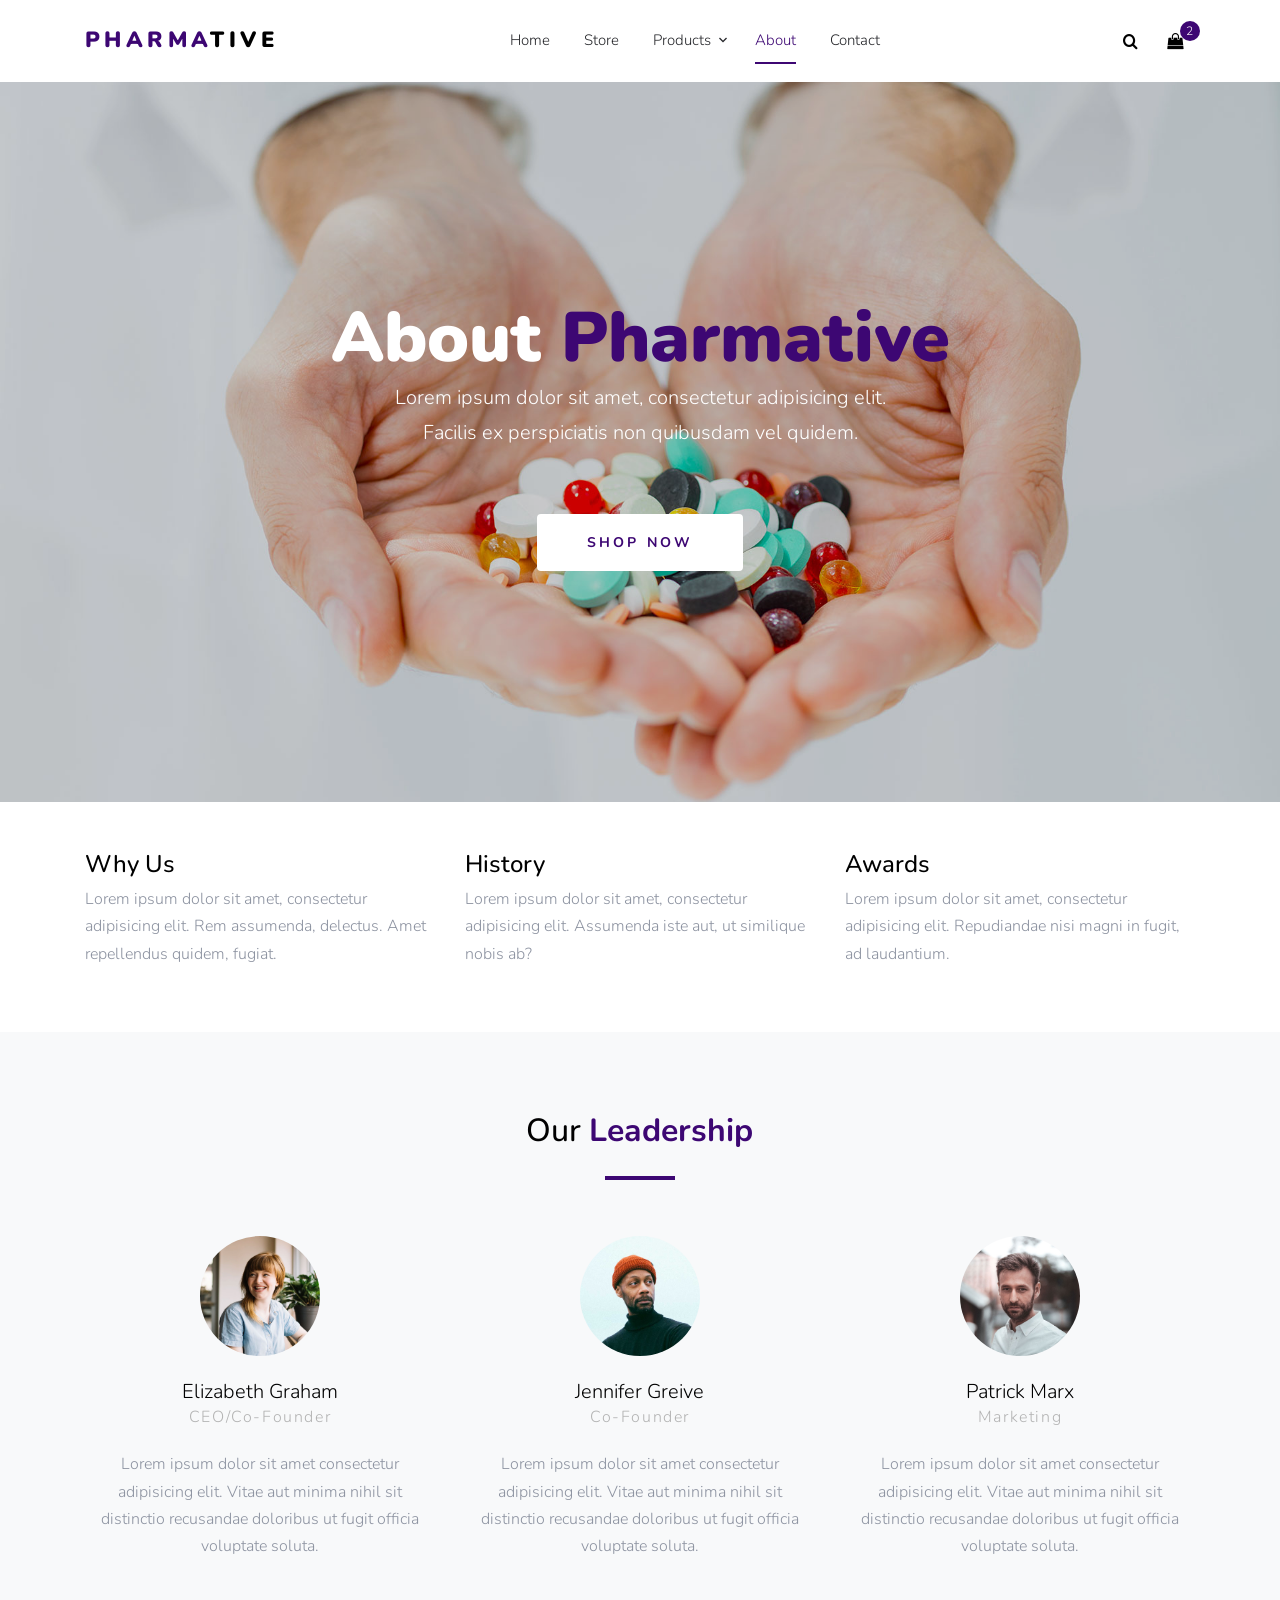
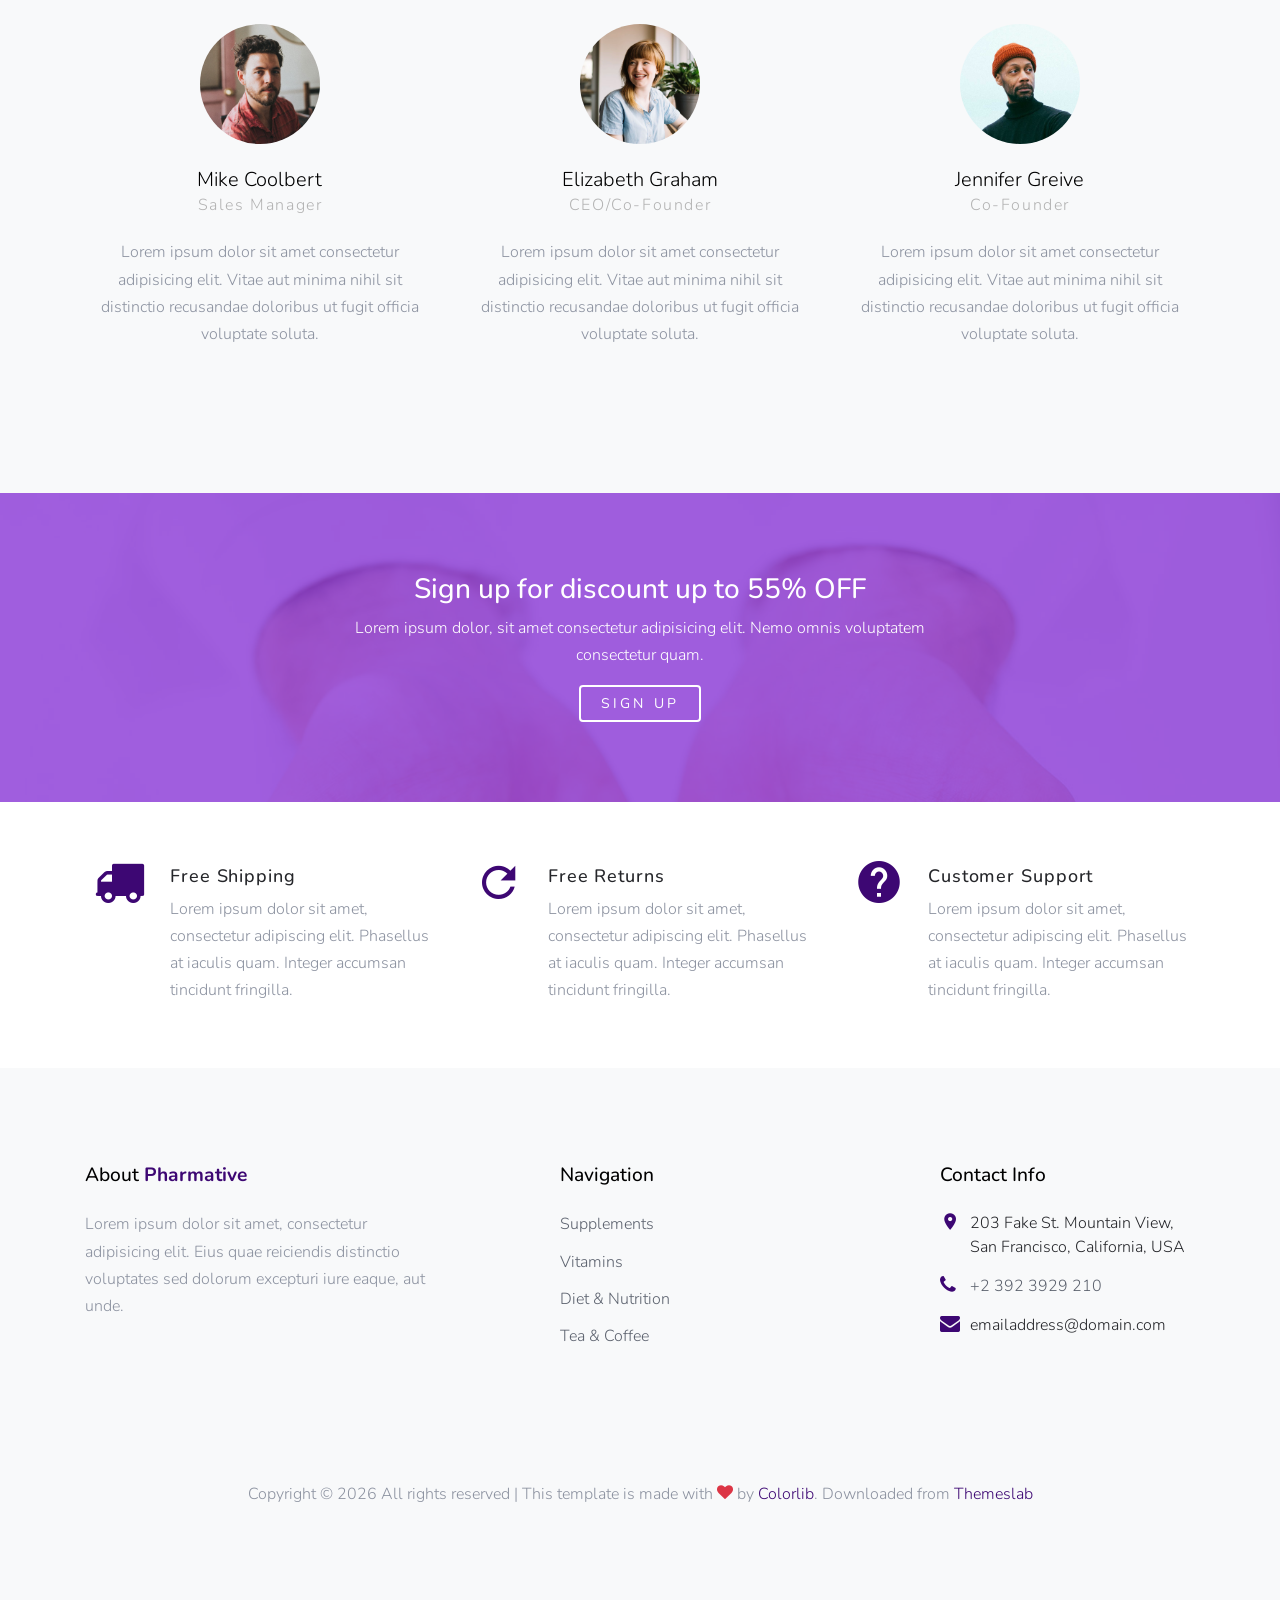
<file: public/template_user/about.html>
<!DOCTYPE html>
<html lang="en">

<head>
  <title>Pharmative &mdash; Colorlib Template</title>
  <meta charset="utf-8">
  <meta name="viewport" content="width=device-width, initial-scale=1, shrink-to-fit=no">

  <link href="https://fonts.googleapis.com/css2?family=Nunito:wght@400;700&display=swap" rel="stylesheet">
  <link rel="stylesheet" href="fonts/icomoon/style.css">

  <link rel="stylesheet" href="css/bootstrap.min.css">
  <link rel="stylesheet" href="fonts/flaticon/font/flaticon.css">
  <link rel="stylesheet" href="css/magnific-popup.css">
  <link rel="stylesheet" href="css/jquery-ui.css">
  <link rel="stylesheet" href="css/owl.carousel.min.css">
  <link rel="stylesheet" href="css/owl.theme.default.min.css">


  <link rel="stylesheet" href="css/aos.css">

  <link rel="stylesheet" href="css/style.css">

</head>

<body>

  <div class="site-wrap">


    <div class="site-navbar py-2">

      <div class="search-wrap">
        <div class="container">
          <a href="#" class="search-close js-search-close"><span class="icon-close2"></span></a>
          <form action="#" method="post">
            <input type="text" class="form-control" placeholder="Search keyword and hit enter...">
          </form>
        </div>
      </div>

      <div class="container">
        <div class="d-flex align-items-center justify-content-between">
          <div class="logo">
            <div class="site-logo">
              <a href="index.html" class="js-logo-clone"><strong class="text-primary">Pharma</strong>tive</a>
            </div>
          </div>
          <div class="main-nav d-none d-lg-block">
            <nav class="site-navigation text-right text-md-center" role="navigation">
              <ul class="site-menu js-clone-nav d-none d-lg-block">
                <li><a href="index.html">Home</a></li>
                <li><a href="shop.html">Store</a></li>
                <li class="has-children">
                  <a href="#">Products</a>
                  <ul class="dropdown">
                    <li><a href="#">Supplements</a></li>
                    <li class="has-children">
                      <a href="#">Vitamins</a>
                      <ul class="dropdown">
                        <li><a href="#">Supplements</a></li>
                        <li><a href="#">Vitamins</a></li>
                        <li><a href="#">Diet &amp; Nutrition</a></li>
                        <li><a href="#">Tea &amp; Coffee</a></li>
                      </ul>
                    </li>
                    <li><a href="#">Diet &amp; Nutrition</a></li>
                    <li><a href="#">Tea &amp; Coffee</a></li>
                    
                  </ul>
                </li>
                <li class="active"><a href="about.html">About</a></li>
                <li><a href="contact.html">Contact</a></li>
              </ul>
            </nav>
          </div>
          <div class="icons">
            <a href="#" class="icons-btn d-inline-block js-search-open"><span class="icon-search"></span></a>
            <a href="cart.html" class="icons-btn d-inline-block bag">
              <span class="icon-shopping-bag"></span>
              <span class="number">2</span>
            </a>
            <a href="#" class="site-menu-toggle js-menu-toggle ml-3 d-inline-block d-lg-none"><span
                class="icon-menu"></span></a>
          </div>
        </div>
      </div>
    </div>

    <div class="site-blocks-cover overlay" style="background-image: url('images/hero_bg_2.jpg');">
      <div class="container">
        <div class="row">
          <div class="col-lg-12 mx-auto align-self-center">
            <div class="site-block-cover-content text-center">
              <h1 class="mb-0">About <strong class="text-primary">Pharmative</strong></h1>
              <div class="row justify-content-center mb-5">
                <div class="col-lg-6 text-center">
                  <p>Lorem ipsum dolor sit amet, consectetur adipisicing elit. Facilis ex perspiciatis non quibusdam vel quidem.</p>
                </div>
              </div>
              <p><a href="#" class="btn btn-primary px-5 py-3">Shop Now</a></p>
            </div>
          </div>
        </div>
      </div>
    </div>
    
    
    <div class="site-section py-5" data-aos="fade">
      <div class="container">
        <div class="row">
          <div class="col-lg-4">
            <h3 class="text-black h4">Why Us</h3>
            <p>Lorem ipsum dolor sit amet, consectetur adipisicing elit. Rem assumenda, delectus. Amet repellendus quidem, fugiat.</p>
            
          </div>
          <div class="col-lg-4">
            <h3 class="text-black h4">History</h3>
            <p>Lorem ipsum dolor sit amet, consectetur adipisicing elit. Assumenda iste aut, ut similique nobis ab?</p>
            
          </div>
          <div class="col-lg-4">
            <h3 class="text-black h4">Awards</h3>
            <p>Lorem ipsum dolor sit amet, consectetur adipisicing elit. Repudiandae nisi magni in fugit, ad laudantium.</p>
            
          </div>
        </div>
      </div>
    </div>    

    <div class="site-section bg-light custom-border-bottom" data-aos="fade">
      <div class="container">
        <div class="row justify-content-center mb-5">


          <div class="title-section text-center col-md-7">
            <h2>Our <strong class="text-primary">Leadership</strong></h2>
          </div>

        </div>
        <div class="row">
          <div class="col-md-6 col-lg-4 mb-5">
    
            <div class="block-38 text-center">
              <div class="block-38-img">
                <div class="block-38-header">
                  <img src="images/person_1.jpg" alt="Image placeholder" class="mb-4">
                  <h3 class="block-38-heading h4">Elizabeth Graham</h3>
                  <p class="block-38-subheading">CEO/Co-Founder</p>
                </div>
                <div class="block-38-body">
                  <p>Lorem ipsum dolor sit amet consectetur adipisicing elit. Vitae aut minima nihil sit distinctio
                    recusandae doloribus ut fugit officia voluptate soluta. </p>
                </div>
              </div>
            </div>
          </div>
          <div class="col-md-6 col-lg-4 mb-5">
            <div class="block-38 text-center">
              <div class="block-38-img">
                <div class="block-38-header">
                  <img src="images/person_2.jpg" alt="Image placeholder" class="mb-4">
                  <h3 class="block-38-heading h4">Jennifer Greive</h3>
                  <p class="block-38-subheading">Co-Founder</p>
                </div>
                <div class="block-38-body">
                  <p>Lorem ipsum dolor sit amet consectetur adipisicing elit. Vitae aut minima nihil sit distinctio
                    recusandae doloribus ut fugit officia voluptate soluta. </p>
                </div>
              </div>
            </div>
          </div>
          <div class="col-md-6 col-lg-4 mb-5">
            <div class="block-38 text-center">
              <div class="block-38-img">
                <div class="block-38-header">
                  <img src="images/person_3.jpg" alt="Image placeholder" class="mb-4">
                  <h3 class="block-38-heading h4">Patrick Marx</h3>
                  <p class="block-38-subheading">Marketing</p>
                </div>
                <div class="block-38-body">
                  <p>Lorem ipsum dolor sit amet consectetur adipisicing elit. Vitae aut minima nihil sit distinctio
                    recusandae doloribus ut fugit officia voluptate soluta. </p>
                </div>
              </div>
            </div>
          </div>
          <div class="col-md-6 col-lg-4 mb-5">
            <div class="block-38 text-center">
              <div class="block-38-img">
                <div class="block-38-header">
                  <img src="images/person_4.jpg" alt="Image placeholder" class="mb-4">
                  <h3 class="block-38-heading h4">Mike Coolbert</h3>
                  <p class="block-38-subheading">Sales Manager</p>
                </div>
                <div class="block-38-body">
                  <p>Lorem ipsum dolor sit amet consectetur adipisicing elit. Vitae aut minima nihil sit distinctio
                    recusandae doloribus ut fugit officia voluptate soluta. </p>
                </div>
              </div>
            </div>
          </div>

          <div class="col-md-6 col-lg-4 mb-5">
    
            <div class="block-38 text-center">
              <div class="block-38-img">
                <div class="block-38-header">
                  <img src="images/person_1.jpg" alt="Image placeholder" class="mb-4">
                  <h3 class="block-38-heading h4">Elizabeth Graham</h3>
                  <p class="block-38-subheading">CEO/Co-Founder</p>
                </div>
                <div class="block-38-body">
                  <p>Lorem ipsum dolor sit amet consectetur adipisicing elit. Vitae aut minima nihil sit distinctio
                    recusandae doloribus ut fugit officia voluptate soluta. </p>
                </div>
              </div>
            </div>
          </div>
          <div class="col-md-6 col-lg-4 mb-5">
            <div class="block-38 text-center">
              <div class="block-38-img">
                <div class="block-38-header">
                  <img src="images/person_2.jpg" alt="Image placeholder" class="mb-4">
                  <h3 class="block-38-heading h4">Jennifer Greive</h3>
                  <p class="block-38-subheading">Co-Founder</p>
                </div>
                <div class="block-38-body">
                  <p>Lorem ipsum dolor sit amet consectetur adipisicing elit. Vitae aut minima nihil sit distinctio
                    recusandae doloribus ut fugit officia voluptate soluta. </p>
                </div>
              </div>
            </div>
          </div>
        </div>
      </div>
    </div>

    <div class="site-section bg-image overlay" style="background-image: url('images/hero_bg_2.jpg');">
      <div class="container">
        <div class="row justify-content-center text-center">
         <div class="col-lg-7">
           <h3 class="text-white">Sign up for discount up to 55% OFF</h3>
           <p class="text-white">Lorem ipsum dolor, sit amet consectetur adipisicing elit. Nemo omnis voluptatem consectetur quam.</p>
           <p class="mb-0"><a href="#" class="btn btn-outline-white">Sign up</a></p>
         </div>
        </div>
      </div>
    </div>

    <div class="site-section site-section-sm site-blocks-1 border-0" data-aos="fade">
      <div class="container">
        <div class="row">
          <div class="col-md-6 col-lg-4 d-lg-flex mb-4 mb-lg-0 pl-4" data-aos="fade-up" data-aos-delay="">
            <div class="icon mr-4 align-self-start">
              <span class="icon-truck text-primary"></span>
            </div>
            <div class="text">
              <h2>Free Shipping</h2>
              <p>Lorem ipsum dolor sit amet, consectetur adipiscing elit. Phasellus at iaculis quam. Integer accumsan
                tincidunt fringilla.</p>
            </div>
          </div>
          <div class="col-md-6 col-lg-4 d-lg-flex mb-4 mb-lg-0 pl-4" data-aos="fade-up" data-aos-delay="100">
            <div class="icon mr-4 align-self-start">
              <span class="icon-refresh2 text-primary"></span>
            </div>
            <div class="text">
              <h2>Free Returns</h2>
              <p>Lorem ipsum dolor sit amet, consectetur adipiscing elit. Phasellus at iaculis quam. Integer accumsan
                tincidunt fringilla.</p>
            </div>
          </div>
          <div class="col-md-6 col-lg-4 d-lg-flex mb-4 mb-lg-0 pl-4" data-aos="fade-up" data-aos-delay="200">
            <div class="icon mr-4 align-self-start">
              <span class="icon-help text-primary"></span>
            </div>
            <div class="text">
              <h2>Customer Support</h2>
              <p>Lorem ipsum dolor sit amet, consectetur adipiscing elit. Phasellus at iaculis quam. Integer accumsan
                tincidunt fringilla.</p>
            </div>
          </div>
        </div>
      </div>
    </div>

    <footer class="site-footer bg-light">
      <div class="container">
        <div class="row">
          <div class="col-md-6 col-lg-4 mb-4 mb-lg-0">

            <div class="block-7">
              <h3 class="footer-heading mb-4">About <strong class="text-primary">Pharmative</strong></h3>
              <p>Lorem ipsum dolor sit amet, consectetur adipisicing elit. Eius quae reiciendis distinctio voluptates
                sed dolorum excepturi iure eaque, aut unde.</p>
            </div>

          </div>
          <div class="col-lg-3 mx-auto mb-5 mb-lg-0">
            <h3 class="footer-heading mb-4">Navigation</h3>
            <ul class="list-unstyled">
              <li><a href="#">Supplements</a></li>
              <li><a href="#">Vitamins</a></li>
              <li><a href="#">Diet &amp; Nutrition</a></li>
              <li><a href="#">Tea &amp; Coffee</a></li>
            </ul>
          </div>

          <div class="col-md-6 col-lg-3">
            <div class="block-5 mb-5">
              <h3 class="footer-heading mb-4">Contact Info</h3>
              <ul class="list-unstyled">
                <li class="address">203 Fake St. Mountain View, San Francisco, California, USA</li>
                <li class="phone"><a href="tel://23923929210">+2 392 3929 210</a></li>
                <li class="email">emailaddress@domain.com</li>
              </ul>
            </div>


          </div>
        </div>
        <div class="row pt-5 mt-5 text-center">
          <div class="col-md-12">
            <p>
              <!-- Link back to Colorlib can't be removed. Template is licensed under CC BY 3.0. -->
              Copyright &copy;
              <script>document.write(new Date().getFullYear());</script> All rights reserved | This template is made
              with <i class="icon-heart text-danger" aria-hidden="true"></i> by <a href="https://colorlib.com" target="_blank"
                class="text-primary">Colorlib</a>. Downloaded from <a href="https://themeslab.org/" target="_blank">Themeslab</a>
              <!-- Link back to Colorlib can't be removed. Template is licensed under CC BY 3.0. -->
            </p>
          </div>

        </div>
      </div>
    </footer>
  </div>

  <script src="js/jquery-3.3.1.min.js"></script>
  <script src="js/jquery-ui.js"></script>
  <script src="js/popper.min.js"></script>
  <script src="js/bootstrap.min.js"></script>
  <script src="js/owl.carousel.min.js"></script>
  <script src="js/jquery.magnific-popup.min.js"></script>
  <script src="js/aos.js"></script>

  <script src="js/main.js"></script>

</body>

</html>
</file>
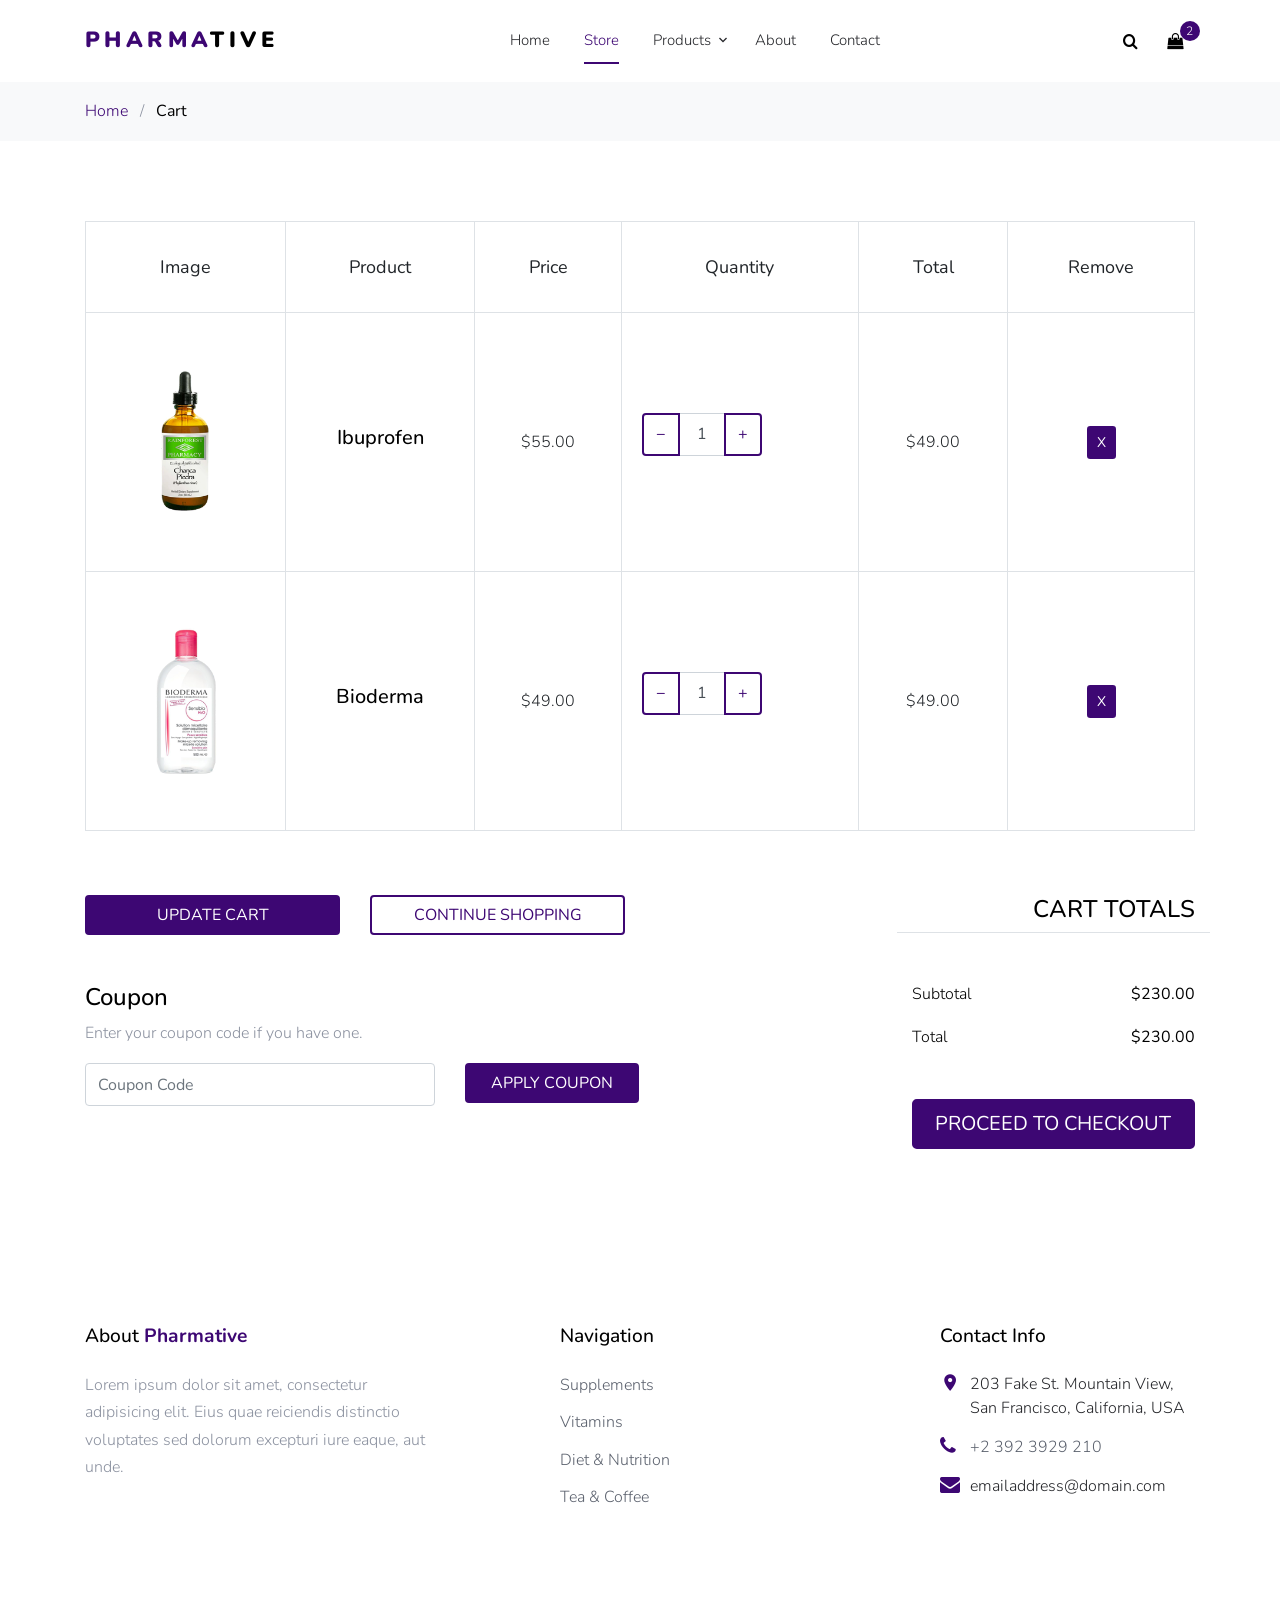
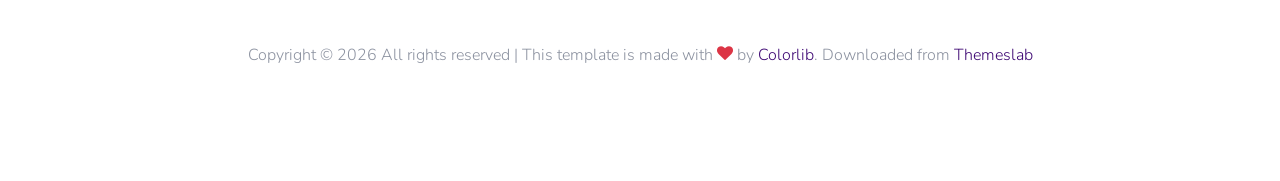
<file: public/template_user/cart.html>
<!DOCTYPE html>
<html lang="en">

<head>
  <title>Pharmative &mdash; Colorlib Template</title>
  <meta charset="utf-8">
  <meta name="viewport" content="width=device-width, initial-scale=1, shrink-to-fit=no">

  <link href="https://fonts.googleapis.com/css2?family=Nunito:wght@400;700&display=swap" rel="stylesheet">
  <link rel="stylesheet" href="fonts/icomoon/style.css">

  <link rel="stylesheet" href="css/bootstrap.min.css">
  <link rel="stylesheet" href="fonts/flaticon/font/flaticon.css">
  <link rel="stylesheet" href="css/magnific-popup.css">
  <link rel="stylesheet" href="css/jquery-ui.css">
  <link rel="stylesheet" href="css/owl.carousel.min.css">
  <link rel="stylesheet" href="css/owl.theme.default.min.css">


  <link rel="stylesheet" href="css/aos.css">

  <link rel="stylesheet" href="css/style.css">

</head>

<body>

  <div class="site-wrap">


    <div class="site-navbar py-2">

      <div class="search-wrap">
        <div class="container">
          <a href="#" class="search-close js-search-close"><span class="icon-close2"></span></a>
          <form action="#" method="post">
            <input type="text" class="form-control" placeholder="Search keyword and hit enter...">
          </form>
        </div>
      </div>

      <div class="container">
        <div class="d-flex align-items-center justify-content-between">
          <div class="logo">
            <div class="site-logo">
              <a href="index.html" class="js-logo-clone"><strong class="text-primary">Pharma</strong>tive</a>
            </div>
          </div>
          <div class="main-nav d-none d-lg-block">
            <nav class="site-navigation text-right text-md-center" role="navigation">
              <ul class="site-menu js-clone-nav d-none d-lg-block">
                <li><a href="index.html">Home</a></li>
                <li class="active"><a href="shop.html">Store</a></li>
                <li class="has-children">
                  <a href="#">Products</a>
                  <ul class="dropdown">
                    <li><a href="#">Supplements</a></li>
                    <li class="has-children">
                      <a href="#">Vitamins</a>
                      <ul class="dropdown">
                        <li><a href="#">Supplements</a></li>
                        <li><a href="#">Vitamins</a></li>
                        <li><a href="#">Diet &amp; Nutrition</a></li>
                        <li><a href="#">Tea &amp; Coffee</a></li>
                      </ul>
                    </li>
                    <li><a href="#">Diet &amp; Nutrition</a></li>
                    <li><a href="#">Tea &amp; Coffee</a></li>
                    
                  </ul>
                </li>
                <li><a href="about.html">About</a></li>
                <li><a href="contact.html">Contact</a></li>
              </ul>
            </nav>
          </div>
          <div class="icons">
            <a href="#" class="icons-btn d-inline-block js-search-open"><span class="icon-search"></span></a>
            <a href="cart.html" class="icons-btn d-inline-block bag">
              <span class="icon-shopping-bag"></span>
              <span class="number">2</span>
            </a>
            <a href="#" class="site-menu-toggle js-menu-toggle ml-3 d-inline-block d-lg-none"><span
                class="icon-menu"></span></a>
          </div>
        </div>
      </div>
    </div>

    <div class="bg-light py-3">
      <div class="container">
        <div class="row">
          <div class="col-md-12 mb-0">
            <a href="index.html">Home</a> <span class="mx-2 mb-0">/</span> 
            <strong class="text-black">Cart</strong>
          </div>
        </div>
      </div>
    </div>

    <div class="site-section">
      <div class="container">
        <div class="row mb-5">
          <form class="col-md-12" method="post">
            <div class="site-blocks-table">
              <table class="table table-bordered">
                <thead>
                  <tr>
                    <th class="product-thumbnail">Image</th>
                    <th class="product-name">Product</th>
                    <th class="product-price">Price</th>
                    <th class="product-quantity">Quantity</th>
                    <th class="product-total">Total</th>
                    <th class="product-remove">Remove</th>
                  </tr>
                </thead>
                <tbody>
                  <tr>
                    <td class="product-thumbnail">
                      <img src="images/product_02.png" alt="Image" class="img-fluid">
                    </td>
                    <td class="product-name">
                      <h2 class="h5 text-black">Ibuprofen</h2>
                    </td>
                    <td>$55.00</td>
                    <td>
                      <div class="input-group mb-3" style="max-width: 120px;">
                        <div class="input-group-prepend">
                          <button class="btn btn-outline-primary js-btn-minus" type="button">&minus;</button>
                        </div>
                        <input type="text" class="form-control text-center" value="1" placeholder=""
                          aria-label="Example text with button addon" aria-describedby="button-addon1">
                        <div class="input-group-append">
                          <button class="btn btn-outline-primary js-btn-plus" type="button">&plus;</button>
                        </div>
                      </div>
    
                    </td>
                    <td>$49.00</td>
                    <td><a href="#" class="btn btn-primary height-auto btn-sm">X</a></td>
                  </tr>
    
                  <tr>
                    <td class="product-thumbnail">
                      <img src="images/product_01.png" alt="Image" class="img-fluid">
                    </td>
                    <td class="product-name">
                      <h2 class="h5 text-black">Bioderma</h2>
                    </td>
                    <td>$49.00</td>
                    <td>
                      <div class="input-group mb-3" style="max-width: 120px;">
                        <div class="input-group-prepend">
                          <button class="btn btn-outline-primary js-btn-minus" type="button">&minus;</button>
                        </div>
                        <input type="text" class="form-control text-center" value="1" placeholder=""
                          aria-label="Example text with button addon" aria-describedby="button-addon1">
                        <div class="input-group-append">
                          <button class="btn btn-outline-primary js-btn-plus" type="button">&plus;</button>
                        </div>
                      </div>
    
                    </td>
                    <td>$49.00</td>
                    <td><a href="#" class="btn btn-primary height-auto btn-sm">X</a></td>
                  </tr>
                </tbody>
              </table>
            </div>
          </form>
        </div>
    
        <div class="row">
          <div class="col-md-6">
            <div class="row mb-5">
              <div class="col-md-6 mb-3 mb-md-0">
                <button class="btn btn-primary btn-md btn-block">Update Cart</button>
              </div>
              <div class="col-md-6">
                <button class="btn btn-outline-primary btn-md btn-block">Continue Shopping</button>
              </div>
            </div>
            <div class="row">
              <div class="col-md-12">
                <label class="text-black h4" for="coupon">Coupon</label>
                <p>Enter your coupon code if you have one.</p>
              </div>
              <div class="col-md-8 mb-3 mb-md-0">
                <input type="text" class="form-control py-3" id="coupon" placeholder="Coupon Code">
              </div>
              <div class="col-md-4">
                <button class="btn btn-primary btn-md px-4">Apply Coupon</button>
              </div>
            </div>
          </div>
          <div class="col-md-6 pl-5">
            <div class="row justify-content-end">
              <div class="col-md-7">
                <div class="row">
                  <div class="col-md-12 text-right border-bottom mb-5">
                    <h3 class="text-black h4 text-uppercase">Cart Totals</h3>
                  </div>
                </div>
                <div class="row mb-3">
                  <div class="col-md-6">
                    <span class="text-black">Subtotal</span>
                  </div>
                  <div class="col-md-6 text-right">
                    <strong class="text-black">$230.00</strong>
                  </div>
                </div>
                <div class="row mb-5">
                  <div class="col-md-6">
                    <span class="text-black">Total</span>
                  </div>
                  <div class="col-md-6 text-right">
                    <strong class="text-black">$230.00</strong>
                  </div>
                </div>
    
                <div class="row">
                  <div class="col-md-12">
                    <button class="btn btn-primary btn-lg btn-block" onclick="window.location='checkout.html'">Proceed To
                      Checkout</button>
                  </div>
                </div>
              </div>
            </div>
          </div>
        </div>
      </div>
    </div>

    <footer class="site-footer">
      <div class="container">
        <div class="row">
          <div class="col-md-6 col-lg-4 mb-4 mb-lg-0">

            <div class="block-7">
              <h3 class="footer-heading mb-4">About <strong class="text-primary">Pharmative</strong></h3>
              <p>Lorem ipsum dolor sit amet, consectetur adipisicing elit. Eius quae reiciendis distinctio voluptates
                sed dolorum excepturi iure eaque, aut unde.</p>
            </div>

          </div>
          <div class="col-lg-3 mx-auto mb-5 mb-lg-0">
            <h3 class="footer-heading mb-4">Navigation</h3>
            <ul class="list-unstyled">
              <li><a href="#">Supplements</a></li>
              <li><a href="#">Vitamins</a></li>
              <li><a href="#">Diet &amp; Nutrition</a></li>
              <li><a href="#">Tea &amp; Coffee</a></li>
            </ul>
          </div>

          <div class="col-md-6 col-lg-3">
            <div class="block-5 mb-5">
              <h3 class="footer-heading mb-4">Contact Info</h3>
              <ul class="list-unstyled">
                <li class="address">203 Fake St. Mountain View, San Francisco, California, USA</li>
                <li class="phone"><a href="tel://23923929210">+2 392 3929 210</a></li>
                <li class="email">emailaddress@domain.com</li>
              </ul>
            </div>


          </div>
        </div>
        <div class="row pt-5 mt-5 text-center">
          <div class="col-md-12">
            <p>
              <!-- Link back to Colorlib can't be removed. Template is licensed under CC BY 3.0. -->
              Copyright &copy;
              <script>document.write(new Date().getFullYear());</script> All rights reserved | This template is made
              with <i class="icon-heart text-danger" aria-hidden="true"></i> by <a href="https://colorlib.com" target="_blank"
                class="text-primary">Colorlib</a>. Downloaded from <a href="https://themeslab.org/" target="_blank">Themeslab</a>
              <!-- Link back to Colorlib can't be removed. Template is licensed under CC BY 3.0. -->
            </p>
          </div>

        </div>
      </div>
    </footer>
  </div>

  <script src="js/jquery-3.3.1.min.js"></script>
  <script src="js/jquery-ui.js"></script>
  <script src="js/popper.min.js"></script>
  <script src="js/bootstrap.min.js"></script>
  <script src="js/owl.carousel.min.js"></script>
  <script src="js/jquery.magnific-popup.min.js"></script>
  <script src="js/aos.js"></script>

  <script src="js/main.js"></script>

</body>

</html>
</file>
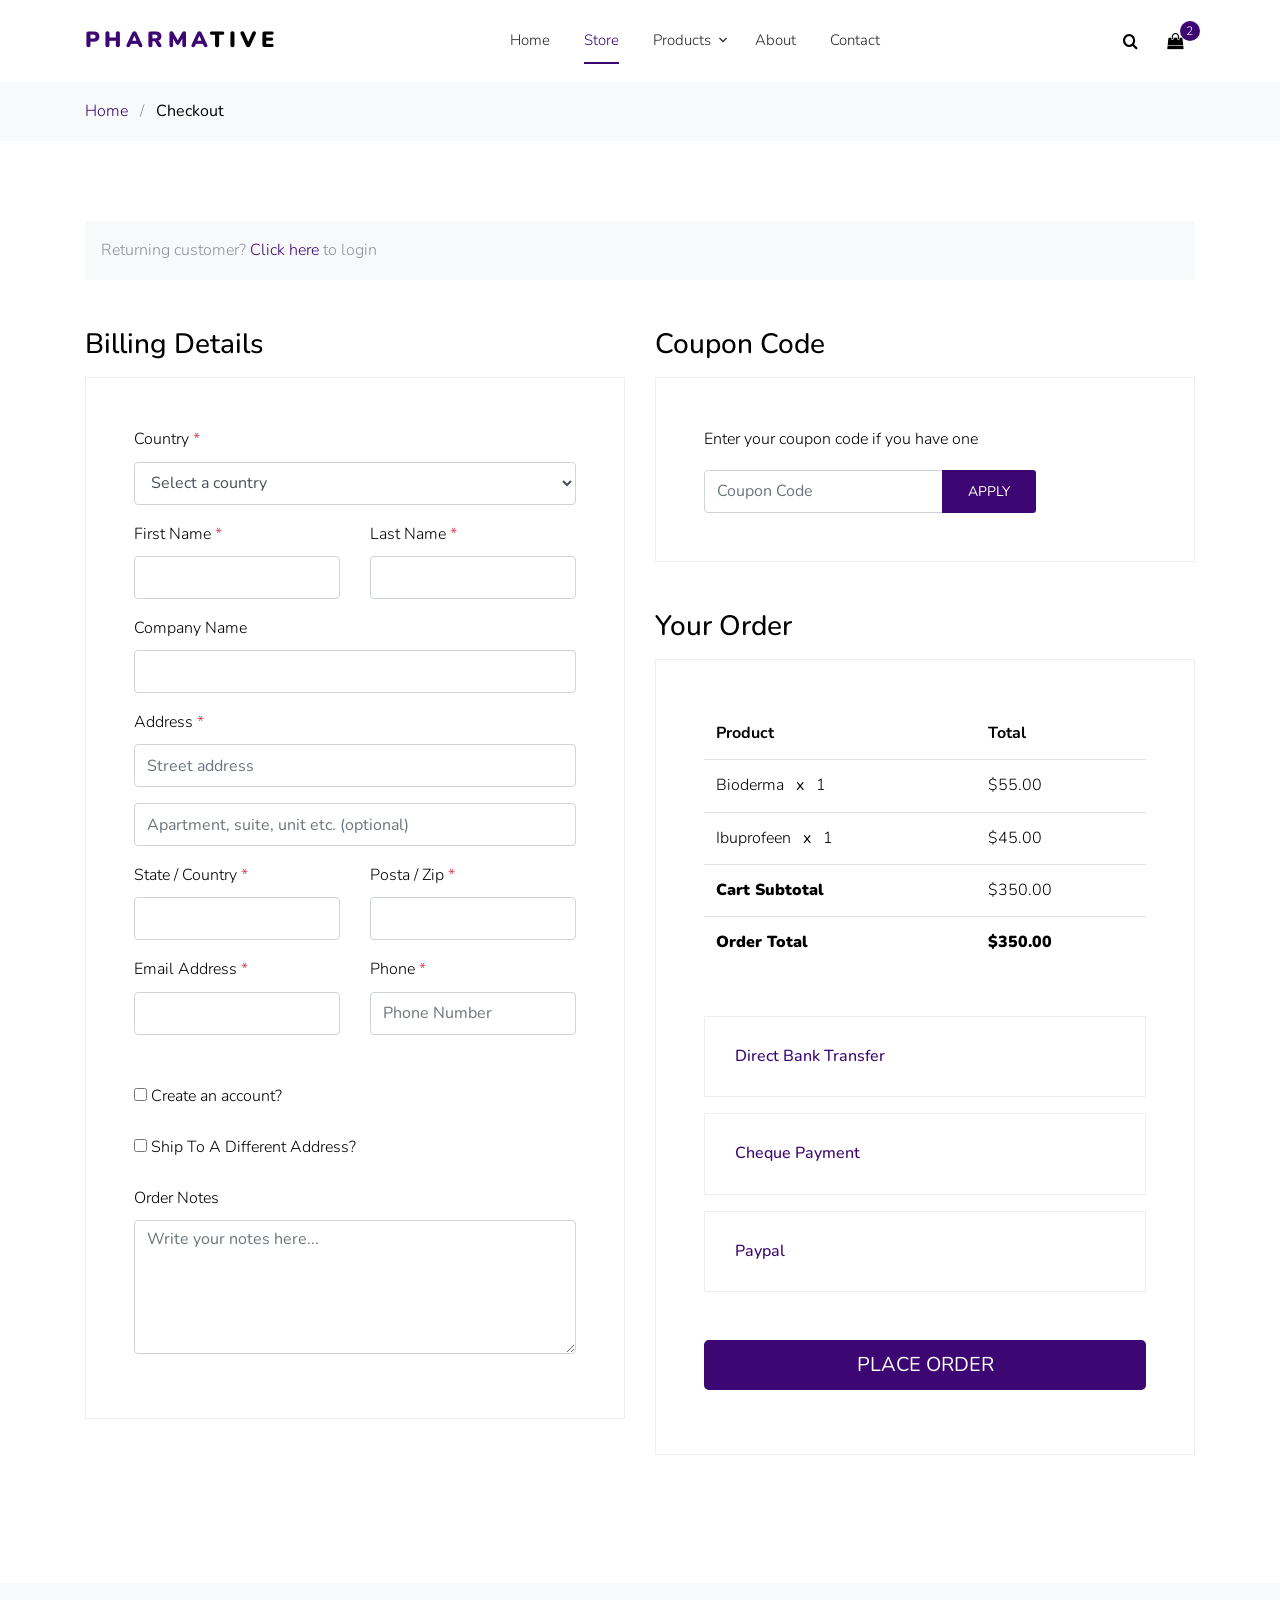
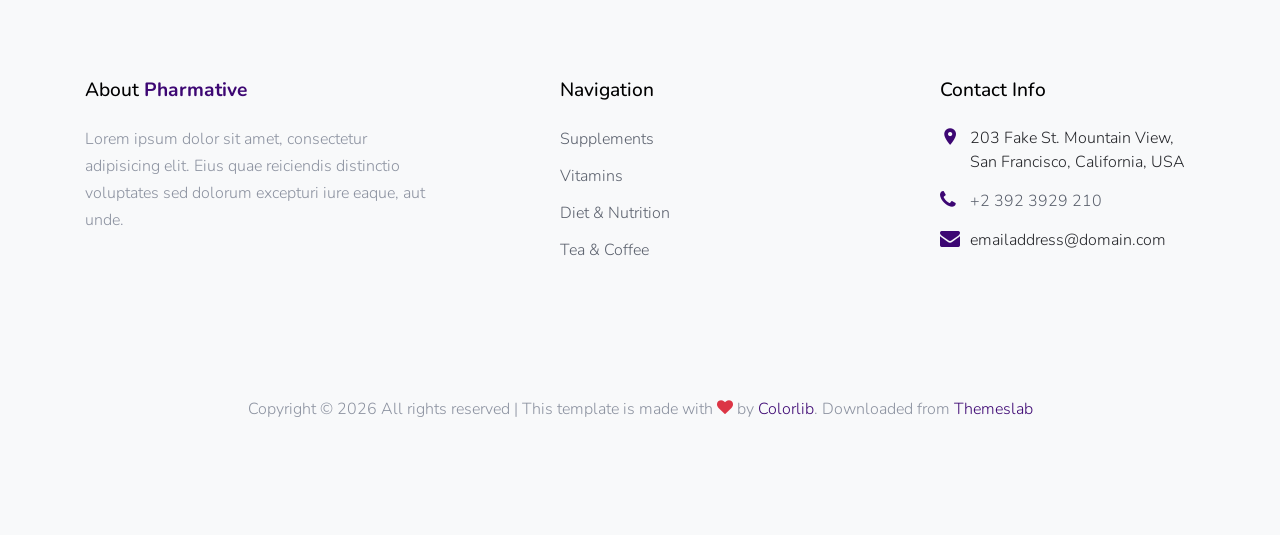
<file: public/template_user/checkout.html>
<!DOCTYPE html>
<html lang="en">

<head>
  <title>Pharmative &mdash; Colorlib Template</title>
  <meta charset="utf-8">
  <meta name="viewport" content="width=device-width, initial-scale=1, shrink-to-fit=no">

  <link href="https://fonts.googleapis.com/css2?family=Nunito:wght@400;700&display=swap" rel="stylesheet">
  <link rel="stylesheet" href="fonts/icomoon/style.css">

  <link rel="stylesheet" href="css/bootstrap.min.css">
  <link rel="stylesheet" href="fonts/flaticon/font/flaticon.css">
  <link rel="stylesheet" href="css/magnific-popup.css">
  <link rel="stylesheet" href="css/jquery-ui.css">
  <link rel="stylesheet" href="css/owl.carousel.min.css">
  <link rel="stylesheet" href="css/owl.theme.default.min.css">


  <link rel="stylesheet" href="css/aos.css">

  <link rel="stylesheet" href="css/style.css">

</head>

<body>

  <div class="site-wrap">


    <div class="site-navbar py-2">

      <div class="search-wrap">
        <div class="container">
          <a href="#" class="search-close js-search-close"><span class="icon-close2"></span></a>
          <form action="#" method="post">
            <input type="text" class="form-control" placeholder="Search keyword and hit enter...">
          </form>
        </div>
      </div>

      <div class="container">
        <div class="d-flex align-items-center justify-content-between">
          <div class="logo">
            <div class="site-logo">
              <a href="index.html" class="js-logo-clone"><strong class="text-primary">Pharma</strong>tive</a>
            </div>
          </div>
          <div class="main-nav d-none d-lg-block">
            <nav class="site-navigation text-right text-md-center" role="navigation">
              <ul class="site-menu js-clone-nav d-none d-lg-block">
                <li><a href="index.html">Home</a></li>
                <li class="active"><a href="shop.html">Store</a></li>
                <li class="has-children">
                  <a href="#">Products</a>
                  <ul class="dropdown">
                    <li><a href="#">Supplements</a></li>
                    <li class="has-children">
                      <a href="#">Vitamins</a>
                      <ul class="dropdown">
                        <li><a href="#">Supplements</a></li>
                        <li><a href="#">Vitamins</a></li>
                        <li><a href="#">Diet &amp; Nutrition</a></li>
                        <li><a href="#">Tea &amp; Coffee</a></li>
                      </ul>
                    </li>
                    <li><a href="#">Diet &amp; Nutrition</a></li>
                    <li><a href="#">Tea &amp; Coffee</a></li>
                    
                  </ul>
                </li>
                <li><a href="about.html">About</a></li>
                <li><a href="contact.html">Contact</a></li>
              </ul>
            </nav>
          </div>
          <div class="icons">
            <a href="#" class="icons-btn d-inline-block js-search-open"><span class="icon-search"></span></a>
            <a href="cart.html" class="icons-btn d-inline-block bag">
              <span class="icon-shopping-bag"></span>
              <span class="number">2</span>
            </a>
            <a href="#" class="site-menu-toggle js-menu-toggle ml-3 d-inline-block d-lg-none"><span
                class="icon-menu"></span></a>
          </div>
        </div>
      </div>
    </div>
  

    <div class="bg-light py-3">
      <div class="container">
        <div class="row">
          <div class="col-md-12 mb-0">
            <a href="index.html">Home</a> <span class="mx-2 mb-0">/</span>
            <strong class="text-black">Checkout</strong>
          </div>
        </div>
      </div>
    </div>

    <div class="site-section">
      <div class="container">
        <div class="row mb-5">
          <div class="col-md-12">
            <div class="bg-light rounded p-3">
              <p class="mb-0">Returning customer? <a href="#" class="d-inline-block">Click here</a> to login</p>
            </div>
          </div>
        </div>
        <div class="row">
          <div class="col-md-6 mb-5 mb-md-0">
            <h2 class="h3 mb-3 text-black">Billing Details</h2>
            <div class="p-3 p-lg-5 border">
              <div class="form-group">
                <label for="c_country" class="text-black">Country <span class="text-danger">*</span></label>
                <select id="c_country" class="form-control">
                  <option value="1">Select a country</option>
                  <option value="2">bangladesh</option>
                  <option value="3">Algeria</option>
                  <option value="4">Afghanistan</option>
                  <option value="5">Ghana</option>
                  <option value="6">Albania</option>
                  <option value="7">Bahrain</option>
                  <option value="8">Colombia</option>
                  <option value="9">Dominican Republic</option>
                </select>
              </div>
              <div class="form-group row">
                <div class="col-md-6">
                  <label for="c_fname" class="text-black">First Name <span class="text-danger">*</span></label>
                  <input type="text" class="form-control" id="c_fname" name="c_fname">
                </div>
                <div class="col-md-6">
                  <label for="c_lname" class="text-black">Last Name <span class="text-danger">*</span></label>
                  <input type="text" class="form-control" id="c_lname" name="c_lname">
                </div>
              </div>
    
              <div class="form-group row">
                <div class="col-md-12">
                  <label for="c_companyname" class="text-black">Company Name </label>
                  <input type="text" class="form-control" id="c_companyname" name="c_companyname">
                </div>
              </div>
    
              <div class="form-group row">
                <div class="col-md-12">
                  <label for="c_address" class="text-black">Address <span class="text-danger">*</span></label>
                  <input type="text" class="form-control" id="c_address" name="c_address" placeholder="Street address">
                </div>
              </div>
    
              <div class="form-group">
                <input type="text" class="form-control" placeholder="Apartment, suite, unit etc. (optional)">
              </div>
    
              <div class="form-group row">
                <div class="col-md-6">
                  <label for="c_state_country" class="text-black">State / Country <span class="text-danger">*</span></label>
                  <input type="text" class="form-control" id="c_state_country" name="c_state_country">
                </div>
                <div class="col-md-6">
                  <label for="c_postal_zip" class="text-black">Posta / Zip <span class="text-danger">*</span></label>
                  <input type="text" class="form-control" id="c_postal_zip" name="c_postal_zip">
                </div>
              </div>
    
              <div class="form-group row mb-5">
                <div class="col-md-6">
                  <label for="c_email_address" class="text-black">Email Address <span class="text-danger">*</span></label>
                  <input type="text" class="form-control" id="c_email_address" name="c_email_address">
                </div>
                <div class="col-md-6">
                  <label for="c_phone" class="text-black">Phone <span class="text-danger">*</span></label>
                  <input type="text" class="form-control" id="c_phone" name="c_phone" placeholder="Phone Number">
                </div>
              </div>
    
              <div class="form-group">
                <label for="c_create_account" class="text-black" data-toggle="collapse" href="#create_an_account"
                  role="button" aria-expanded="false" aria-controls="create_an_account"><input type="checkbox" value="1"
                    id="c_create_account"> Create an account?</label>
                <div class="collapse" id="create_an_account">
                  <div class="py-2">
                    <p class="mb-3">Create an account by entering the information below. If you are a returning customer
                      please login at the top of the page.</p>
                    <div class="form-group">
                      <label for="c_account_password" class="text-black">Account Password</label>
                      <input type="email" class="form-control" id="c_account_password" name="c_account_password"
                        placeholder="">
                    </div>
                  </div>
                </div>
              </div>
    
    
              <div class="form-group">
                <label for="c_ship_different_address" class="text-black" data-toggle="collapse"
                  href="#ship_different_address" role="button" aria-expanded="false"
                  aria-controls="ship_different_address"><input type="checkbox" value="1" id="c_ship_different_address">
                  Ship To A Different Address?</label>
                <div class="collapse" id="ship_different_address">
                  <div class="py-2">
    
                    <div class="form-group">
                      <label for="c_diff_country" class="text-black">Country <span class="text-danger">*</span></label>
                      <select id="c_diff_country" class="form-control">
                        <option value="1">Select a country</option>
                        <option value="2">bangladesh</option>
                        <option value="3">Algeria</option>
                        <option value="4">Afghanistan</option>
                        <option value="5">Ghana</option>
                        <option value="6">Albania</option>
                        <option value="7">Bahrain</option>
                        <option value="8">Colombia</option>
                        <option value="9">Dominican Republic</option>
                      </select>
                    </div>
    
    
                    <div class="form-group row">
                      <div class="col-md-6">
                        <label for="c_diff_fname" class="text-black">First Name <span class="text-danger">*</span></label>
                        <input type="text" class="form-control" id="c_diff_fname" name="c_diff_fname">
                      </div>
                      <div class="col-md-6">
                        <label for="c_diff_lname" class="text-black">Last Name <span class="text-danger">*</span></label>
                        <input type="text" class="form-control" id="c_diff_lname" name="c_diff_lname">
                      </div>
                    </div>
    
                    <div class="form-group row">
                      <div class="col-md-12">
                        <label for="c_diff_companyname" class="text-black">Company Name </label>
                        <input type="text" class="form-control" id="c_diff_companyname" name="c_diff_companyname">
                      </div>
                    </div>
    
                    <div class="form-group row">
                      <div class="col-md-12">
                        <label for="c_diff_address" class="text-black">Address <span class="text-danger">*</span></label>
                        <input type="text" class="form-control" id="c_diff_address" name="c_diff_address"
                          placeholder="Street address">
                      </div>
                    </div>
    
                    <div class="form-group">
                      <input type="text" class="form-control" placeholder="Apartment, suite, unit etc. (optional)">
                    </div>
    
                    <div class="form-group row">
                      <div class="col-md-6">
                        <label for="c_diff_state_country" class="text-black">State / Country <span
                            class="text-danger">*</span></label>
                        <input type="text" class="form-control" id="c_diff_state_country" name="c_diff_state_country">
                      </div>
                      <div class="col-md-6">
                        <label for="c_diff_postal_zip" class="text-black">Posta / Zip <span
                            class="text-danger">*</span></label>
                        <input type="text" class="form-control" id="c_diff_postal_zip" name="c_diff_postal_zip">
                      </div>
                    </div>
    
                    <div class="form-group row mb-5">
                      <div class="col-md-6">
                        <label for="c_diff_email_address" class="text-black">Email Address <span
                            class="text-danger">*</span></label>
                        <input type="text" class="form-control" id="c_diff_email_address" name="c_diff_email_address">
                      </div>
                      <div class="col-md-6">
                        <label for="c_diff_phone" class="text-black">Phone <span class="text-danger">*</span></label>
                        <input type="text" class="form-control" id="c_diff_phone" name="c_diff_phone"
                          placeholder="Phone Number">
                      </div>
                    </div>
    
                  </div>
    
                </div>
              </div>
    
              <div class="form-group">
                <label for="c_order_notes" class="text-black">Order Notes</label>
                <textarea name="c_order_notes" id="c_order_notes" cols="30" rows="5" class="form-control"
                  placeholder="Write your notes here..."></textarea>
              </div>
    
            </div>
          </div>
          <div class="col-md-6">
    
            <div class="row mb-5">
              <div class="col-md-12">
                <h2 class="h3 mb-3 text-black">Coupon Code</h2>
                <div class="p-3 p-lg-5 border">
    
                  <label for="c_code" class="text-black mb-3">Enter your coupon code if you have one</label>
                  <div class="input-group w-75">
                    <input type="text" class="form-control" id="c_code" placeholder="Coupon Code" aria-label="Coupon Code"
                      aria-describedby="button-addon2">
                    <div class="input-group-append">
                      <button class="btn btn-primary btn-sm px-4" type="button" id="button-addon2">Apply</button>
                    </div>
                  </div>
    
                </div>
              </div>
            </div>
    
            <div class="row mb-5">
              <div class="col-md-12">
                <h2 class="h3 mb-3 text-black">Your Order</h2>
                <div class="p-3 p-lg-5 border">
                  <table class="table site-block-order-table mb-5">
                    <thead>
                      <th>Product</th>
                      <th>Total</th>
                    </thead>
                    <tbody>
                      <tr>
                        <td>Bioderma <strong class="mx-2">x</strong> 1</td>
                        <td>$55.00</td>
                      </tr>
                      <tr>
                        <td>Ibuprofeen <strong class="mx-2">x</strong> 1</td>
                        <td>$45.00</td>
                      </tr>
                      <tr>
                        <td class="text-black font-weight-bold"><strong>Cart Subtotal</strong></td>
                        <td class="text-black">$350.00</td>
                      </tr>
                      <tr>
                        <td class="text-black font-weight-bold"><strong>Order Total</strong></td>
                        <td class="text-black font-weight-bold"><strong>$350.00</strong></td>
                      </tr>
                    </tbody>
                  </table>
    
                  <div class="border mb-3">
                    <h3 class="h6 mb-0"><a class="d-block" data-toggle="collapse" href="#collapsebank" role="button"
                        aria-expanded="false" aria-controls="collapsebank">Direct Bank Transfer</a></h3>
    
                    <div class="collapse" id="collapsebank">
                      <div class="py-2 px-4">
                        <p class="mb-0">Make your payment directly into our bank account. Please use your Order ID as the
                          payment reference. Your order won’t be shipped until the funds have cleared in our account.</p>
                      </div>
                    </div>
                  </div>
    
                  <div class="border mb-3">
                    <h3 class="h6 mb-0"><a class="d-block" data-toggle="collapse" href="#collapsecheque" role="button"
                        aria-expanded="false" aria-controls="collapsecheque">Cheque Payment</a></h3>
    
                    <div class="collapse" id="collapsecheque">
                      <div class="py-2 px-4">
                        <p class="mb-0">Make your payment directly into our bank account. Please use your Order ID as the
                          payment reference. Your order won’t be shipped until the funds have cleared in our account.</p>
                      </div>
                    </div>
                  </div>
    
                  <div class="border mb-5">
                    <h3 class="h6 mb-0"><a class="d-block" data-toggle="collapse" href="#collapsepaypal" role="button"
                        aria-expanded="false" aria-controls="collapsepaypal">Paypal</a></h3>
    
                    <div class="collapse" id="collapsepaypal">
                      <div class="py-2 px-4">
                        <p class="mb-0">Make your payment directly into our bank account. Please use your Order ID as the
                          payment reference. Your order won’t be shipped until the funds have cleared in our account.</p>
                      </div>
                    </div>
                  </div>
    
                  <div class="form-group">
                    <button class="btn btn-primary btn-lg btn-block" onclick="window.location='thankyou.html'">Place
                      Order</button>
                  </div>
    
                </div>
              </div>
            </div>
    
          </div>
        </div>
        <!-- </form> -->
      </div>
    </div>


    
    <footer class="site-footer bg-light">
      <div class="container">
        <div class="row">
          <div class="col-md-6 col-lg-4 mb-4 mb-lg-0">

            <div class="block-7">
              <h3 class="footer-heading mb-4">About <strong class="text-primary">Pharmative</strong></h3>
              <p>Lorem ipsum dolor sit amet, consectetur adipisicing elit. Eius quae reiciendis distinctio voluptates
                sed dolorum excepturi iure eaque, aut unde.</p>
            </div>

          </div>
          <div class="col-lg-3 mx-auto mb-5 mb-lg-0">
            <h3 class="footer-heading mb-4">Navigation</h3>
            <ul class="list-unstyled">
              <li><a href="#">Supplements</a></li>
              <li><a href="#">Vitamins</a></li>
              <li><a href="#">Diet &amp; Nutrition</a></li>
              <li><a href="#">Tea &amp; Coffee</a></li>
            </ul>
          </div>

          <div class="col-md-6 col-lg-3">
            <div class="block-5 mb-5">
              <h3 class="footer-heading mb-4">Contact Info</h3>
              <ul class="list-unstyled">
                <li class="address">203 Fake St. Mountain View, San Francisco, California, USA</li>
                <li class="phone"><a href="tel://23923929210">+2 392 3929 210</a></li>
                <li class="email">emailaddress@domain.com</li>
              </ul>
            </div>


          </div>
        </div>
        <div class="row pt-5 mt-5 text-center">
          <div class="col-md-12">
            <p>
              <!-- Link back to Colorlib can't be removed. Template is licensed under CC BY 3.0. -->
              Copyright &copy;
              <script>document.write(new Date().getFullYear());</script> All rights reserved | This template is made
              with <i class="icon-heart text-danger" aria-hidden="true"></i> by <a href="https://colorlib.com" target="_blank"
                class="text-primary">Colorlib</a>. Downloaded from <a href="https://themeslab.org/" target="_blank">Themeslab</a>
              <!-- Link back to Colorlib can't be removed. Template is licensed under CC BY 3.0. -->
            </p>
          </div>

        </div>
      </div>
    </footer>
  </div>

  <script src="js/jquery-3.3.1.min.js"></script>
  <script src="js/jquery-ui.js"></script>
  <script src="js/popper.min.js"></script>
  <script src="js/bootstrap.min.js"></script>
  <script src="js/owl.carousel.min.js"></script>
  <script src="js/jquery.magnific-popup.min.js"></script>
  <script src="js/aos.js"></script>

  <script src="js/main.js"></script>

</body>

</html>
</file>
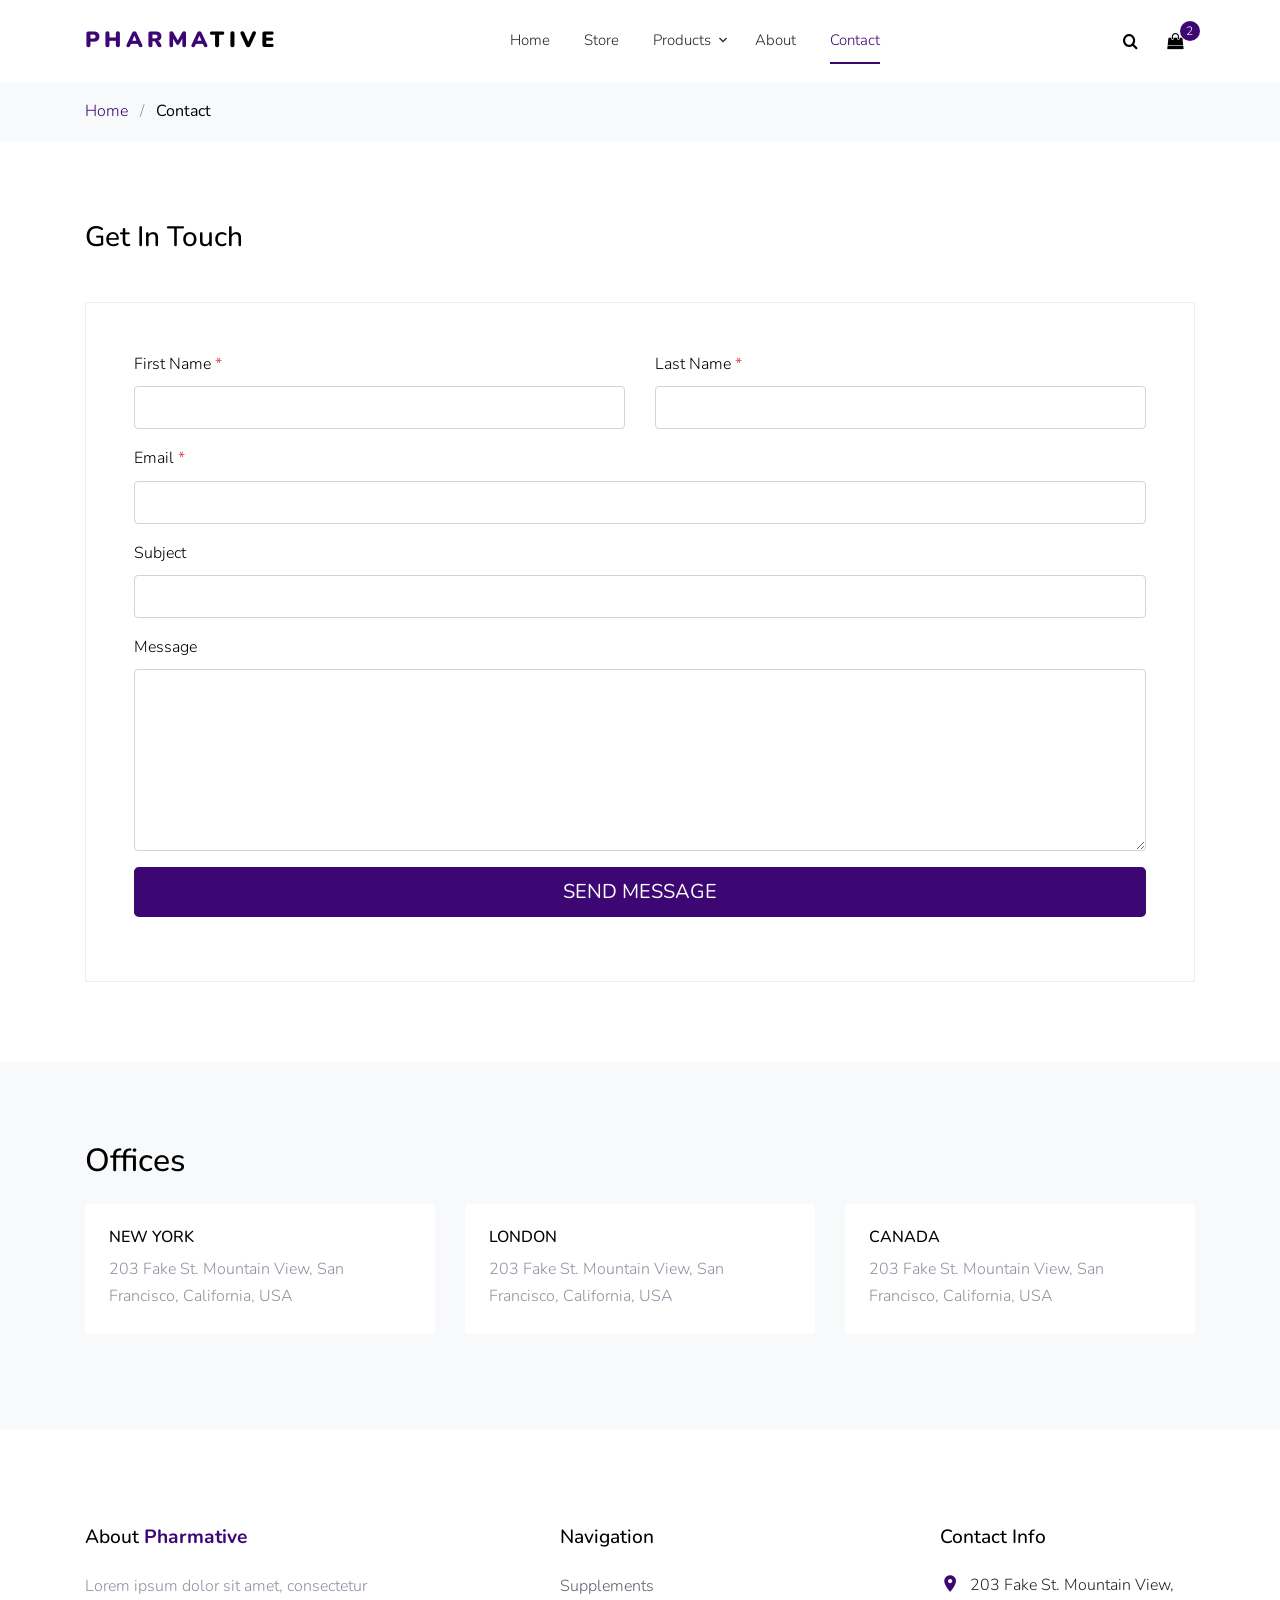
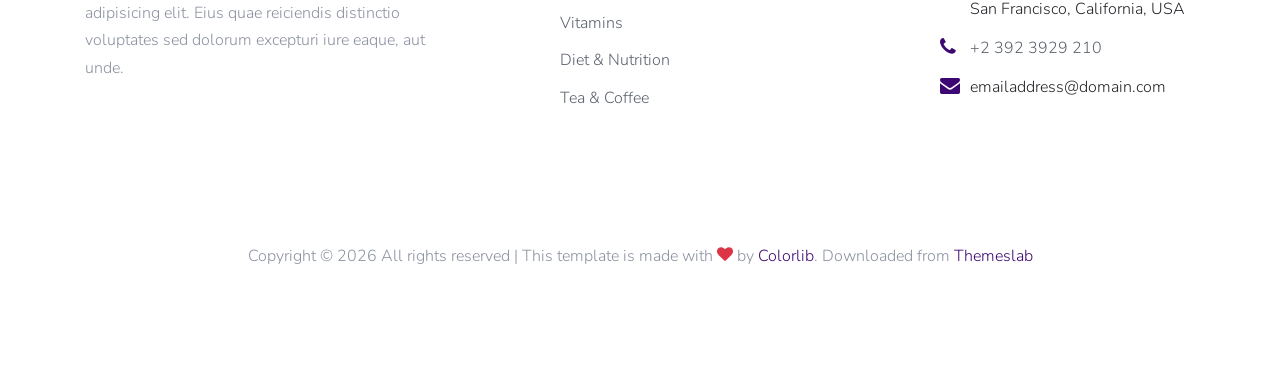
<file: public/template_user/contact.html>
<!DOCTYPE html>
<html lang="en">

<head>
  <title>Pharmative &mdash; Colorlib Template</title>
  <meta charset="utf-8">
  <meta name="viewport" content="width=device-width, initial-scale=1, shrink-to-fit=no">

  <link href="https://fonts.googleapis.com/css2?family=Nunito:wght@400;700&display=swap" rel="stylesheet">
  <link rel="stylesheet" href="fonts/icomoon/style.css">

  <link rel="stylesheet" href="css/bootstrap.min.css">
  <link rel="stylesheet" href="fonts/flaticon/font/flaticon.css">
  <link rel="stylesheet" href="css/magnific-popup.css">
  <link rel="stylesheet" href="css/jquery-ui.css">
  <link rel="stylesheet" href="css/owl.carousel.min.css">
  <link rel="stylesheet" href="css/owl.theme.default.min.css">


  <link rel="stylesheet" href="css/aos.css">

  <link rel="stylesheet" href="css/style.css">

</head>

<body>

  <div class="site-wrap">


    <div class="site-navbar py-2">

      <div class="search-wrap">
        <div class="container">
          <a href="#" class="search-close js-search-close"><span class="icon-close2"></span></a>
          <form action="#" method="post">
            <input type="text" class="form-control" placeholder="Search keyword and hit enter...">
          </form>
        </div>
      </div>

      <div class="container">
        <div class="d-flex align-items-center justify-content-between">
          <div class="logo">
            <div class="site-logo">
              <a href="index.html" class="js-logo-clone"><strong class="text-primary">Pharma</strong>tive</a>
            </div>
          </div>
          <div class="main-nav d-none d-lg-block">
            <nav class="site-navigation text-right text-md-center" role="navigation">
              <ul class="site-menu js-clone-nav d-none d-lg-block">
                <li><a href="index.html">Home</a></li>
                <li><a href="shop.html">Store</a></li>
                <li class="has-children">
                  <a href="#">Products</a>
                  <ul class="dropdown">
                    <li><a href="#">Supplements</a></li>
                    <li class="has-children">
                      <a href="#">Vitamins</a>
                      <ul class="dropdown">
                        <li><a href="#">Supplements</a></li>
                        <li><a href="#">Vitamins</a></li>
                        <li><a href="#">Diet &amp; Nutrition</a></li>
                        <li><a href="#">Tea &amp; Coffee</a></li>
                      </ul>
                    </li>
                    <li><a href="#">Diet &amp; Nutrition</a></li>
                    <li><a href="#">Tea &amp; Coffee</a></li>
                    
                  </ul>
                </li>
                <li><a href="about.html">About</a></li>
                <li class="active"><a href="contact.html">Contact</a></li>
              </ul>
            </nav>
          </div>
          <div class="icons">
            <a href="#" class="icons-btn d-inline-block js-search-open"><span class="icon-search"></span></a>
            <a href="cart.html" class="icons-btn d-inline-block bag">
              <span class="icon-shopping-bag"></span>
              <span class="number">2</span>
            </a>
            <a href="#" class="site-menu-toggle js-menu-toggle ml-3 d-inline-block d-lg-none"><span
                class="icon-menu"></span></a>
          </div>
        </div>
      </div>
    </div>

    <div class="bg-light py-3">
      <div class="container">
        <div class="row">
          <div class="col-md-12 mb-0">
            <a href="index.html">Home</a> <span class="mx-2 mb-0">/</span>
            <strong class="text-black">Contact</strong>
          </div>
        </div>
      </div>
    </div>

    <div class="site-section">
      <div class="container">
        <div class="row">
          <div class="col-md-12">
            <h2 class="h3 mb-5 text-black">Get In Touch</h2>
          </div>
          <div class="col-md-12">
    
            <form action="#" method="post">
    
              <div class="p-3 p-lg-5 border">
                <div class="form-group row">
                  <div class="col-md-6">
                    <label for="c_fname" class="text-black">First Name <span class="text-danger">*</span></label>
                    <input type="text" class="form-control" id="c_fname" name="c_fname">
                  </div>
                  <div class="col-md-6">
                    <label for="c_lname" class="text-black">Last Name <span class="text-danger">*</span></label>
                    <input type="text" class="form-control" id="c_lname" name="c_lname">
                  </div>
                </div>
                <div class="form-group row">
                  <div class="col-md-12">
                    <label for="c_email" class="text-black">Email <span class="text-danger">*</span></label>
                    <input type="email" class="form-control" id="c_email" name="c_email" placeholder="">
                  </div>
                </div>
                <div class="form-group row">
                  <div class="col-md-12">
                    <label for="c_subject" class="text-black">Subject </label>
                    <input type="text" class="form-control" id="c_subject" name="c_subject">
                  </div>
                </div>
    
                <div class="form-group row">
                  <div class="col-md-12">
                    <label for="c_message" class="text-black">Message </label>
                    <textarea name="c_message" id="c_message" cols="30" rows="7" class="form-control"></textarea>
                  </div>
                </div>
                <div class="form-group row">
                  <div class="col-lg-12">
                    <input type="submit" class="btn btn-primary btn-lg btn-block" value="Send Message">
                  </div>
                </div>
              </div>
            </form>
          </div>
          
        </div>
      </div>
    </div>



    <div class="site-section bg-light">
      <div class="container">
        <div class="row">
          <div class="col-12">
            <h2 class="text-black mb-4">Offices</h2>
          </div>
          <div class="col-lg-4">
            <div class="p-4 bg-white mb-3 rounded">
              <span class="d-block text-black h6 text-uppercase">New York</span>
              <p class="mb-0">203 Fake St. Mountain View, San Francisco, California, USA</p>
            </div>
          </div>
          <div class="col-lg-4">
            <div class="p-4 bg-white mb-3 rounded">
              <span class="d-block text-black h6 text-uppercase">London</span>
              <p class="mb-0">203 Fake St. Mountain View, San Francisco, California, USA</p>
            </div>
          </div>
          <div class="col-lg-4">
            <div class="p-4 bg-white mb-3 rounded">
              <span class="d-block text-black h6 text-uppercase">Canada</span>
              <p class="mb-0">203 Fake St. Mountain View, San Francisco, California, USA</p>
            </div>
          </div>
        </div>
      </div>
      
    </div>

    <footer class="site-footer">
      <div class="container">
        <div class="row">
          <div class="col-md-6 col-lg-4 mb-4 mb-lg-0">

            <div class="block-7">
              <h3 class="footer-heading mb-4">About <strong class="text-primary">Pharmative</strong></h3>
              <p>Lorem ipsum dolor sit amet, consectetur adipisicing elit. Eius quae reiciendis distinctio voluptates
                sed dolorum excepturi iure eaque, aut unde.</p>
            </div>

          </div>
          <div class="col-lg-3 mx-auto mb-5 mb-lg-0">
            <h3 class="footer-heading mb-4">Navigation</h3>
            <ul class="list-unstyled">
              <li><a href="#">Supplements</a></li>
              <li><a href="#">Vitamins</a></li>
              <li><a href="#">Diet &amp; Nutrition</a></li>
              <li><a href="#">Tea &amp; Coffee</a></li>
            </ul>
          </div>

          <div class="col-md-6 col-lg-3">
            <div class="block-5 mb-5">
              <h3 class="footer-heading mb-4">Contact Info</h3>
              <ul class="list-unstyled">
                <li class="address">203 Fake St. Mountain View, San Francisco, California, USA</li>
                <li class="phone"><a href="tel://23923929210">+2 392 3929 210</a></li>
                <li class="email">emailaddress@domain.com</li>
              </ul>
            </div>


          </div>
        </div>
        <div class="row pt-5 mt-5 text-center">
          <div class="col-md-12">
            <p>
              <!-- Link back to Colorlib can't be removed. Template is licensed under CC BY 3.0. -->
              Copyright &copy;
              <script>document.write(new Date().getFullYear());</script> All rights reserved | This template is made
              with <i class="icon-heart text-danger" aria-hidden="true"></i> by <a href="https://colorlib.com" target="_blank"
                class="text-primary">Colorlib</a>. Downloaded from <a href="https://themeslab.org/" target="_blank">Themeslab</a>
              <!-- Link back to Colorlib can't be removed. Template is licensed under CC BY 3.0. -->
            </p>
          </div>

        </div>
      </div>
    </footer>
  </div>

  <script src="js/jquery-3.3.1.min.js"></script>
  <script src="js/jquery-ui.js"></script>
  <script src="js/popper.min.js"></script>
  <script src="js/bootstrap.min.js"></script>
  <script src="js/owl.carousel.min.js"></script>
  <script src="js/jquery.magnific-popup.min.js"></script>
  <script src="js/aos.js"></script>

  <script src="js/main.js"></script>

</body>

</html>
</file>
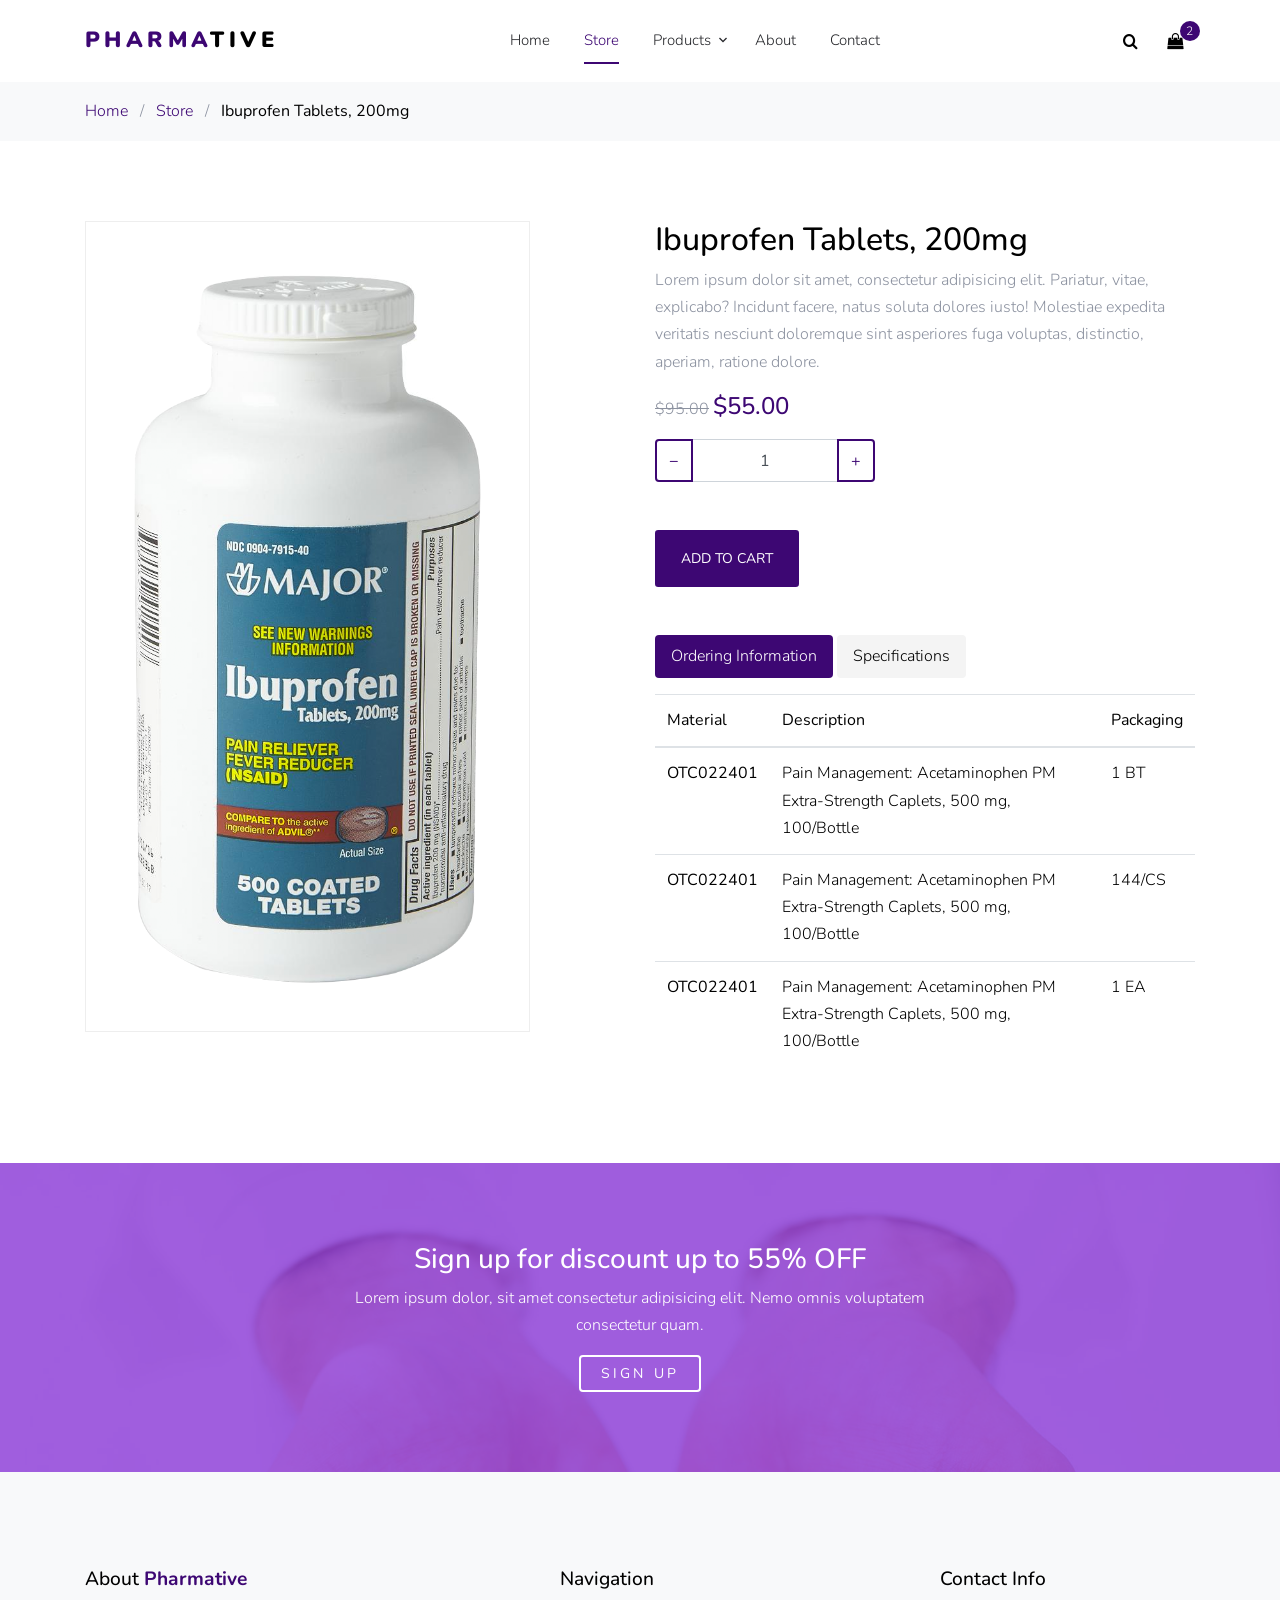
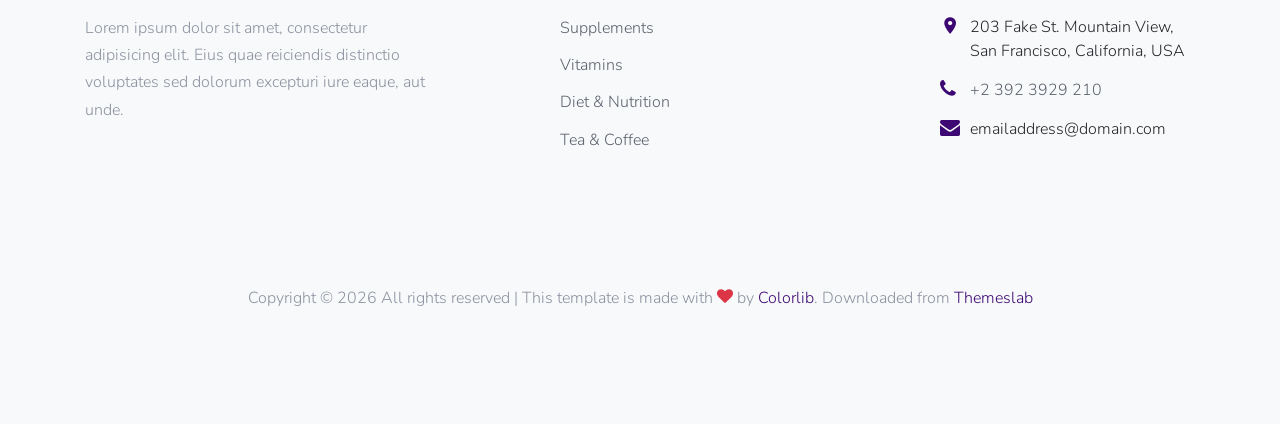
<file: public/template_user/shop-single.html>
<!DOCTYPE html>
<html lang="en">

<head>
  <title>Pharmative &mdash; Colorlib Template</title>
  <meta charset="utf-8">
  <meta name="viewport" content="width=device-width, initial-scale=1, shrink-to-fit=no">

  <link href="https://fonts.googleapis.com/css2?family=Nunito:wght@400;700&display=swap" rel="stylesheet">
  <link rel="stylesheet" href="fonts/icomoon/style.css">

  <link rel="stylesheet" href="css/bootstrap.min.css">
  <link rel="stylesheet" href="fonts/flaticon/font/flaticon.css">
  <link rel="stylesheet" href="css/magnific-popup.css">
  <link rel="stylesheet" href="css/jquery-ui.css">
  <link rel="stylesheet" href="css/owl.carousel.min.css">
  <link rel="stylesheet" href="css/owl.theme.default.min.css">


  <link rel="stylesheet" href="css/aos.css">

  <link rel="stylesheet" href="css/style.css">

</head>

<body>

  <div class="site-wrap">


    <div class="site-navbar py-2">

      <div class="search-wrap">
        <div class="container">
          <a href="#" class="search-close js-search-close"><span class="icon-close2"></span></a>
          <form action="#" method="post">
            <input type="text" class="form-control" placeholder="Search keyword and hit enter...">
          </form>
        </div>
      </div>

      <div class="container">
        <div class="d-flex align-items-center justify-content-between">
          <div class="logo">
            <div class="site-logo">
              <a href="index.html" class="js-logo-clone"><strong class="text-primary">Pharma</strong>tive</a>
            </div>
          </div>
          <div class="main-nav d-none d-lg-block">
            <nav class="site-navigation text-right text-md-center" role="navigation">
              <ul class="site-menu js-clone-nav d-none d-lg-block">
                <li><a href="index.html">Home</a></li>
                <li class="active"><a href="shop.html">Store</a></li>
                <li class="has-children">
                  <a href="#">Products</a>
                  <ul class="dropdown">
                    <li><a href="#">Supplements</a></li>
                    <li class="has-children">
                      <a href="#">Vitamins</a>
                      <ul class="dropdown">
                        <li><a href="#">Supplements</a></li>
                        <li><a href="#">Vitamins</a></li>
                        <li><a href="#">Diet &amp; Nutrition</a></li>
                        <li><a href="#">Tea &amp; Coffee</a></li>
                      </ul>
                    </li>
                    <li><a href="#">Diet &amp; Nutrition</a></li>
                    <li><a href="#">Tea &amp; Coffee</a></li>
                    
                  </ul>
                </li>
                <li><a href="about.html">About</a></li>
                <li><a href="contact.html">Contact</a></li>
              </ul>
            </nav>
          </div>
          <div class="icons">
            <a href="#" class="icons-btn d-inline-block js-search-open"><span class="icon-search"></span></a>
            <a href="cart.html" class="icons-btn d-inline-block bag">
              <span class="icon-shopping-bag"></span>
              <span class="number">2</span>
            </a>
            <a href="#" class="site-menu-toggle js-menu-toggle ml-3 d-inline-block d-lg-none"><span
                class="icon-menu"></span></a>
          </div>
        </div>
      </div>
    </div>
  

    <div class="bg-light py-3">
      <div class="container">
        <div class="row">
          <div class="col-md-12 mb-0"><a href="index.html">Home</a> <span class="mx-2 mb-0">/</span> <a
              href="shop.html">Store</a> <span class="mx-2 mb-0">/</span> <strong class="text-black">Ibuprofen Tablets, 200mg</strong></div>
        </div>
      </div>
    </div>

    <div class="site-section">
      <div class="container">
        <div class="row">
          <div class="col-md-5 mr-auto">
            <div class="border text-center">
              <img src="images/product_07_large.png" alt="Image" class="img-fluid p-5">
            </div>
          </div>
          <div class="col-md-6">
            <h2 class="text-black">Ibuprofen Tablets, 200mg</h2>
            <p>Lorem ipsum dolor sit amet, consectetur adipisicing elit. Pariatur, vitae, explicabo? Incidunt facere, natus
              soluta dolores iusto! Molestiae expedita veritatis nesciunt doloremque sint asperiores fuga voluptas,
              distinctio, aperiam, ratione dolore.</p>
            

            <p><del>$95.00</del>  <strong class="text-primary h4">$55.00</strong></p>

            
            
            <div class="mb-5">
              <div class="input-group mb-3" style="max-width: 220px;">
                <div class="input-group-prepend">
                  <button class="btn btn-outline-primary js-btn-minus" type="button">&minus;</button>
                </div>
                <input type="text" class="form-control text-center" value="1" placeholder=""
                  aria-label="Example text with button addon" aria-describedby="button-addon1">
                <div class="input-group-append">
                  <button class="btn btn-outline-primary js-btn-plus" type="button">&plus;</button>
                </div>
              </div>
    
            </div>
            <p><a href="cart.html" class="buy-now btn btn-sm height-auto px-4 py-3 btn-primary">Add To Cart</a></p>

            <div class="mt-5">
              <ul class="nav nav-pills mb-3 custom-pill" id="pills-tab" role="tablist">
                <li class="nav-item">
                  <a class="nav-link active" id="pills-home-tab" data-toggle="pill" href="#pills-home" role="tab"
                    aria-controls="pills-home" aria-selected="true">Ordering Information</a>
                </li>
                <li class="nav-item">
                  <a class="nav-link" id="pills-profile-tab" data-toggle="pill" href="#pills-profile" role="tab"
                    aria-controls="pills-profile" aria-selected="false">Specifications</a>
                </li>
            
              </ul>
              <div class="tab-content" id="pills-tabContent">
                <div class="tab-pane fade show active" id="pills-home" role="tabpanel" aria-labelledby="pills-home-tab">
                  <table class="table custom-table">
                    <thead>
                      <th>Material</th>
                      <th>Description</th>
                      <th>Packaging</th>
                    </thead>
                    <tbody>
                      <tr>
                        <th scope="row">OTC022401</th>
                        <td>Pain Management: Acetaminophen PM Extra-Strength Caplets, 500 mg, 100/Bottle</td>
                        <td>1 BT</td>
                      </tr>
                      <tr>
                        <th scope="row">OTC022401</th>
                        <td>Pain Management: Acetaminophen PM Extra-Strength Caplets, 500 mg, 100/Bottle</td>
                        <td>144/CS</td>
                      </tr>
                      <tr>
                        <th scope="row">OTC022401</th>
                        <td>Pain Management: Acetaminophen PM Extra-Strength Caplets, 500 mg, 100/Bottle</td>
                        <td>1 EA</td>
                      </tr>
                      
                    </tbody>
                  </table>
                </div>
                <div class="tab-pane fade" id="pills-profile" role="tabpanel" aria-labelledby="pills-profile-tab">
            
                  <table class="table custom-table">
            
                    <tbody>
                      <tr>
                        <td>HPIS CODE</td>
                        <td class="bg-light">999_200_40_0</td>
                      </tr>
                      <tr>
                        <td>HEALTHCARE PROVIDERS ONLY</td>
                        <td class="bg-light">No</td>
                      </tr>
                      <tr>
                        <td>LATEX FREE</td>
                        <td class="bg-light">Yes, No</td>
                      </tr>
                      <tr>
                        <td>MEDICATION ROUTE</td>
                        <td class="bg-light">Topical</td>
                      </tr>
                    </tbody>
                  </table>
            
                </div>
            
              </div>
            </div>

    
          </div>
        </div>
      </div>
    </div>

    <div class="site-section bg-image overlay" style="background-image: url('images/hero_bg_2.jpg');">
      <div class="container">
        <div class="row justify-content-center text-center">
         <div class="col-lg-7">
           <h3 class="text-white">Sign up for discount up to 55% OFF</h3>
           <p class="text-white">Lorem ipsum dolor, sit amet consectetur adipisicing elit. Nemo omnis voluptatem consectetur quam.</p>
           <p class="mb-0"><a href="#" class="btn btn-outline-white">Sign up</a></p>
         </div>
        </div>
      </div>
    </div>
    <footer class="site-footer bg-light">
      <div class="container">
        <div class="row">
          <div class="col-md-6 col-lg-4 mb-4 mb-lg-0">

            <div class="block-7">
              <h3 class="footer-heading mb-4">About <strong class="text-primary">Pharmative</strong></h3>
              <p>Lorem ipsum dolor sit amet, consectetur adipisicing elit. Eius quae reiciendis distinctio voluptates
                sed dolorum excepturi iure eaque, aut unde.</p>
            </div>

          </div>
          <div class="col-lg-3 mx-auto mb-5 mb-lg-0">
            <h3 class="footer-heading mb-4">Navigation</h3>
            <ul class="list-unstyled">
              <li><a href="#">Supplements</a></li>
              <li><a href="#">Vitamins</a></li>
              <li><a href="#">Diet &amp; Nutrition</a></li>
              <li><a href="#">Tea &amp; Coffee</a></li>
            </ul>
          </div>

          <div class="col-md-6 col-lg-3">
            <div class="block-5 mb-5">
              <h3 class="footer-heading mb-4">Contact Info</h3>
              <ul class="list-unstyled">
                <li class="address">203 Fake St. Mountain View, San Francisco, California, USA</li>
                <li class="phone"><a href="tel://23923929210">+2 392 3929 210</a></li>
                <li class="email">emailaddress@domain.com</li>
              </ul>
            </div>


          </div>
        </div>
        <div class="row pt-5 mt-5 text-center">
          <div class="col-md-12">
            <p>
              <!-- Link back to Colorlib can't be removed. Template is licensed under CC BY 3.0. -->
              Copyright &copy;
              <script>document.write(new Date().getFullYear());</script> All rights reserved | This template is made
              with <i class="icon-heart text-danger" aria-hidden="true"></i> by <a href="https://colorlib.com" target="_blank"
                class="text-primary">Colorlib</a>. Downloaded from <a href="https://themeslab.org/" target="_blank">Themeslab</a>
              <!-- Link back to Colorlib can't be removed. Template is licensed under CC BY 3.0. -->
            </p>
          </div>

        </div>
      </div>
    </footer>
  </div>

  <script src="js/jquery-3.3.1.min.js"></script>
  <script src="js/jquery-ui.js"></script>
  <script src="js/popper.min.js"></script>
  <script src="js/bootstrap.min.js"></script>
  <script src="js/owl.carousel.min.js"></script>
  <script src="js/jquery.magnific-popup.min.js"></script>
  <script src="js/aos.js"></script>

  <script src="js/main.js"></script>

</body>

</html>
</file>
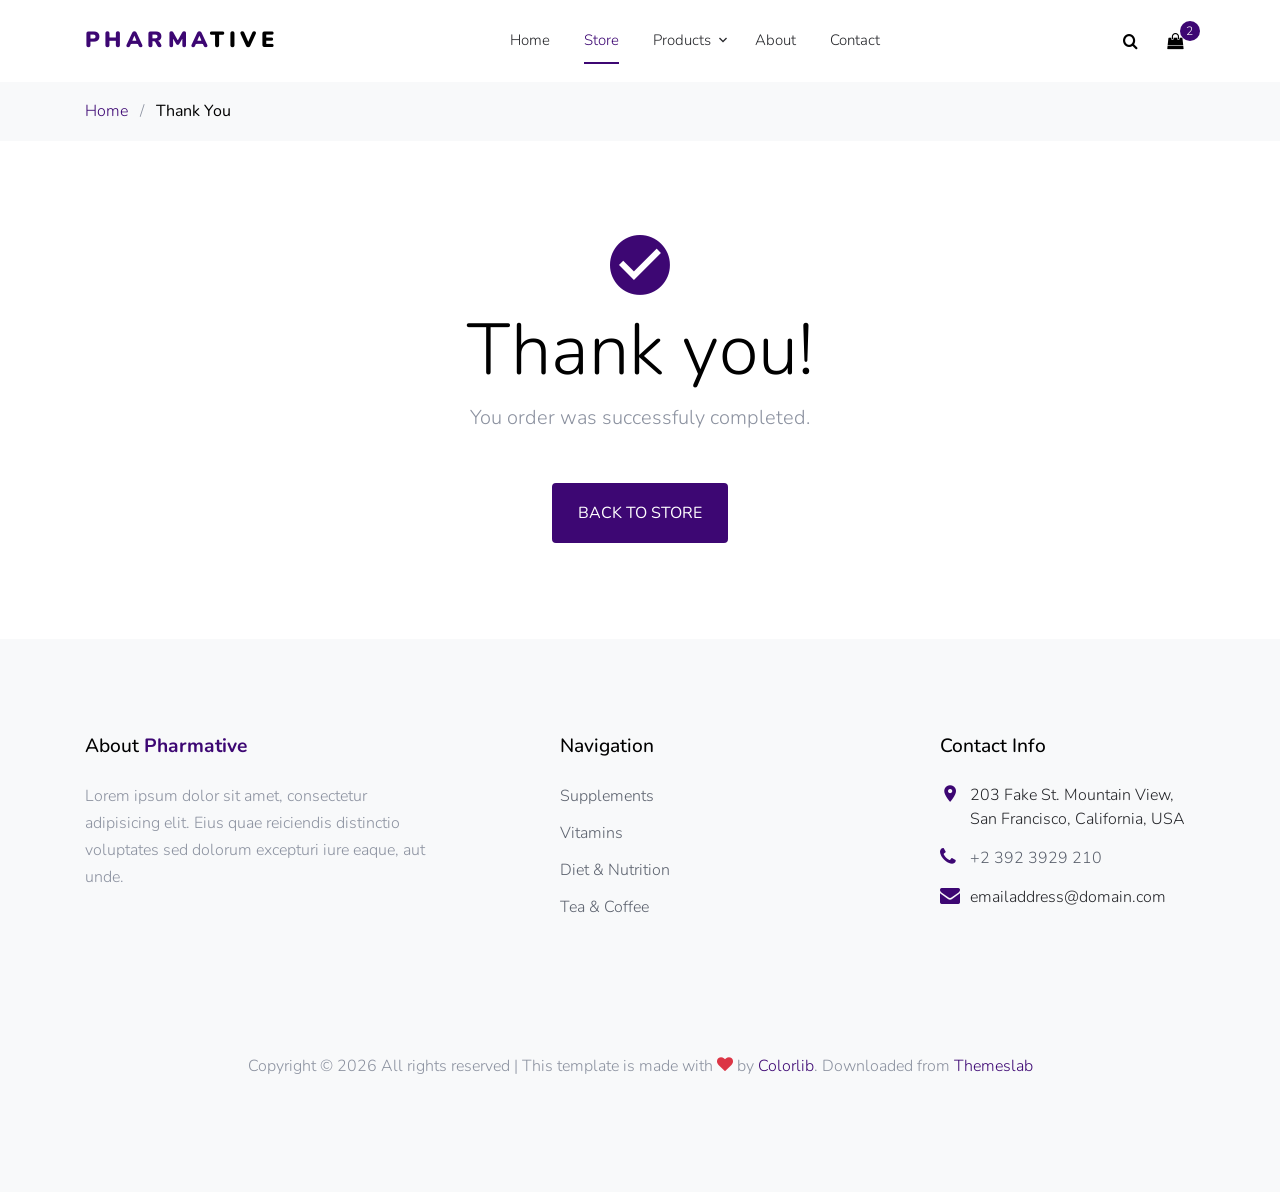
<file: public/template_user/thankyou.html>
<!DOCTYPE html>
<html lang="en">

<head>
  <title>Pharmative &mdash; Colorlib Template</title>
  <meta charset="utf-8">
  <meta name="viewport" content="width=device-width, initial-scale=1, shrink-to-fit=no">

  <link href="https://fonts.googleapis.com/css2?family=Nunito:wght@400;700&display=swap" rel="stylesheet">
  <link rel="stylesheet" href="fonts/icomoon/style.css">

  <link rel="stylesheet" href="css/bootstrap.min.css">
  <link rel="stylesheet" href="fonts/flaticon/font/flaticon.css">
  <link rel="stylesheet" href="css/magnific-popup.css">
  <link rel="stylesheet" href="css/jquery-ui.css">
  <link rel="stylesheet" href="css/owl.carousel.min.css">
  <link rel="stylesheet" href="css/owl.theme.default.min.css">


  <link rel="stylesheet" href="css/aos.css">

  <link rel="stylesheet" href="css/style.css">

</head>

<body>

  <div class="site-wrap">


    <div class="site-navbar py-2">

      <div class="search-wrap">
        <div class="container">
          <a href="#" class="search-close js-search-close"><span class="icon-close2"></span></a>
          <form action="#" method="post">
            <input type="text" class="form-control" placeholder="Search keyword and hit enter...">
          </form>
        </div>
      </div>

      <div class="container">
        <div class="d-flex align-items-center justify-content-between">
          <div class="logo">
            <div class="site-logo">
              <a href="index.html" class="js-logo-clone"><strong class="text-primary">Pharma</strong>tive</a>
            </div>
          </div>
          <div class="main-nav d-none d-lg-block">
            <nav class="site-navigation text-right text-md-center" role="navigation">
              <ul class="site-menu js-clone-nav d-none d-lg-block">
                <li><a href="index.html">Home</a></li>
                <li class="active"><a href="shop.html">Store</a></li>
                <li class="has-children">
                  <a href="#">Products</a>
                  <ul class="dropdown">
                    <li><a href="#">Supplements</a></li>
                    <li class="has-children">
                      <a href="#">Vitamins</a>
                      <ul class="dropdown">
                        <li><a href="#">Supplements</a></li>
                        <li><a href="#">Vitamins</a></li>
                        <li><a href="#">Diet &amp; Nutrition</a></li>
                        <li><a href="#">Tea &amp; Coffee</a></li>
                      </ul>
                    </li>
                    <li><a href="#">Diet &amp; Nutrition</a></li>
                    <li><a href="#">Tea &amp; Coffee</a></li>
                    
                  </ul>
                </li>
                <li><a href="about.html">About</a></li>
                <li><a href="contact.html">Contact</a></li>
              </ul>
            </nav>
          </div>
          <div class="icons">
            <a href="#" class="icons-btn d-inline-block js-search-open"><span class="icon-search"></span></a>
            <a href="cart.html" class="icons-btn d-inline-block bag">
              <span class="icon-shopping-bag"></span>
              <span class="number">2</span>
            </a>
            <a href="#" class="site-menu-toggle js-menu-toggle ml-3 d-inline-block d-lg-none"><span
                class="icon-menu"></span></a>
          </div>
        </div>
      </div>
    </div>
  

    <div class="bg-light py-3">
      <div class="container">
        <div class="row">
          <div class="col-md-12 mb-0"><a href="index.html">Home</a> <span class="mx-2 mb-0">/</span> <strong
              class="text-black">Thank You</strong></div>
        </div>
      </div>
    </div>
    
    <div class="site-section">
      <div class="container">
        <div class="row">
          <div class="col-md-12 text-center">
            <span class="icon-check_circle display-3 text-primary"></span>
            <h2 class="display-3 text-black">Thank you!</h2>
            <p class="lead mb-5">You order was successfuly completed.</p>
            <p><a href="shop.html" class="btn btn-md height-auto px-4 py-3 btn-primary">Back to store</a></p>
          </div>
        </div>
      </div>
    </div>

    
    <footer class="site-footer bg-light">
      <div class="container">
        <div class="row">
          <div class="col-md-6 col-lg-4 mb-4 mb-lg-0">

            <div class="block-7">
              <h3 class="footer-heading mb-4">About <strong class="text-primary">Pharmative</strong></h3>
              <p>Lorem ipsum dolor sit amet, consectetur adipisicing elit. Eius quae reiciendis distinctio voluptates
                sed dolorum excepturi iure eaque, aut unde.</p>
            </div>

          </div>
          <div class="col-lg-3 mx-auto mb-5 mb-lg-0">
            <h3 class="footer-heading mb-4">Navigation</h3>
            <ul class="list-unstyled">
              <li><a href="#">Supplements</a></li>
              <li><a href="#">Vitamins</a></li>
              <li><a href="#">Diet &amp; Nutrition</a></li>
              <li><a href="#">Tea &amp; Coffee</a></li>
            </ul>
          </div>

          <div class="col-md-6 col-lg-3">
            <div class="block-5 mb-5">
              <h3 class="footer-heading mb-4">Contact Info</h3>
              <ul class="list-unstyled">
                <li class="address">203 Fake St. Mountain View, San Francisco, California, USA</li>
                <li class="phone"><a href="tel://23923929210">+2 392 3929 210</a></li>
                <li class="email">emailaddress@domain.com</li>
              </ul>
            </div>


          </div>
        </div>
        <div class="row pt-5 mt-5 text-center">
          <div class="col-md-12">
            <p>
              <!-- Link back to Colorlib can't be removed. Template is licensed under CC BY 3.0. -->
              Copyright &copy;
              <script>document.write(new Date().getFullYear());</script> All rights reserved | This template is made
              with <i class="icon-heart text-danger" aria-hidden="true"></i> by <a href="https://colorlib.com" target="_blank"
                class="text-primary">Colorlib</a>. Downloaded from <a href="https://themeslab.org/" target="_blank">Themeslab</a>
              <!-- Link back to Colorlib can't be removed. Template is licensed under CC BY 3.0. -->
            </p>
          </div>

        </div>
      </div>
    </footer>
  </div>

  <script src="js/jquery-3.3.1.min.js"></script>
  <script src="js/jquery-ui.js"></script>
  <script src="js/popper.min.js"></script>
  <script src="js/bootstrap.min.js"></script>
  <script src="js/owl.carousel.min.js"></script>
  <script src="js/jquery.magnific-popup.min.js"></script>
  <script src="js/aos.js"></script>

  <script src="js/main.js"></script>

</body>

</html>
</file>
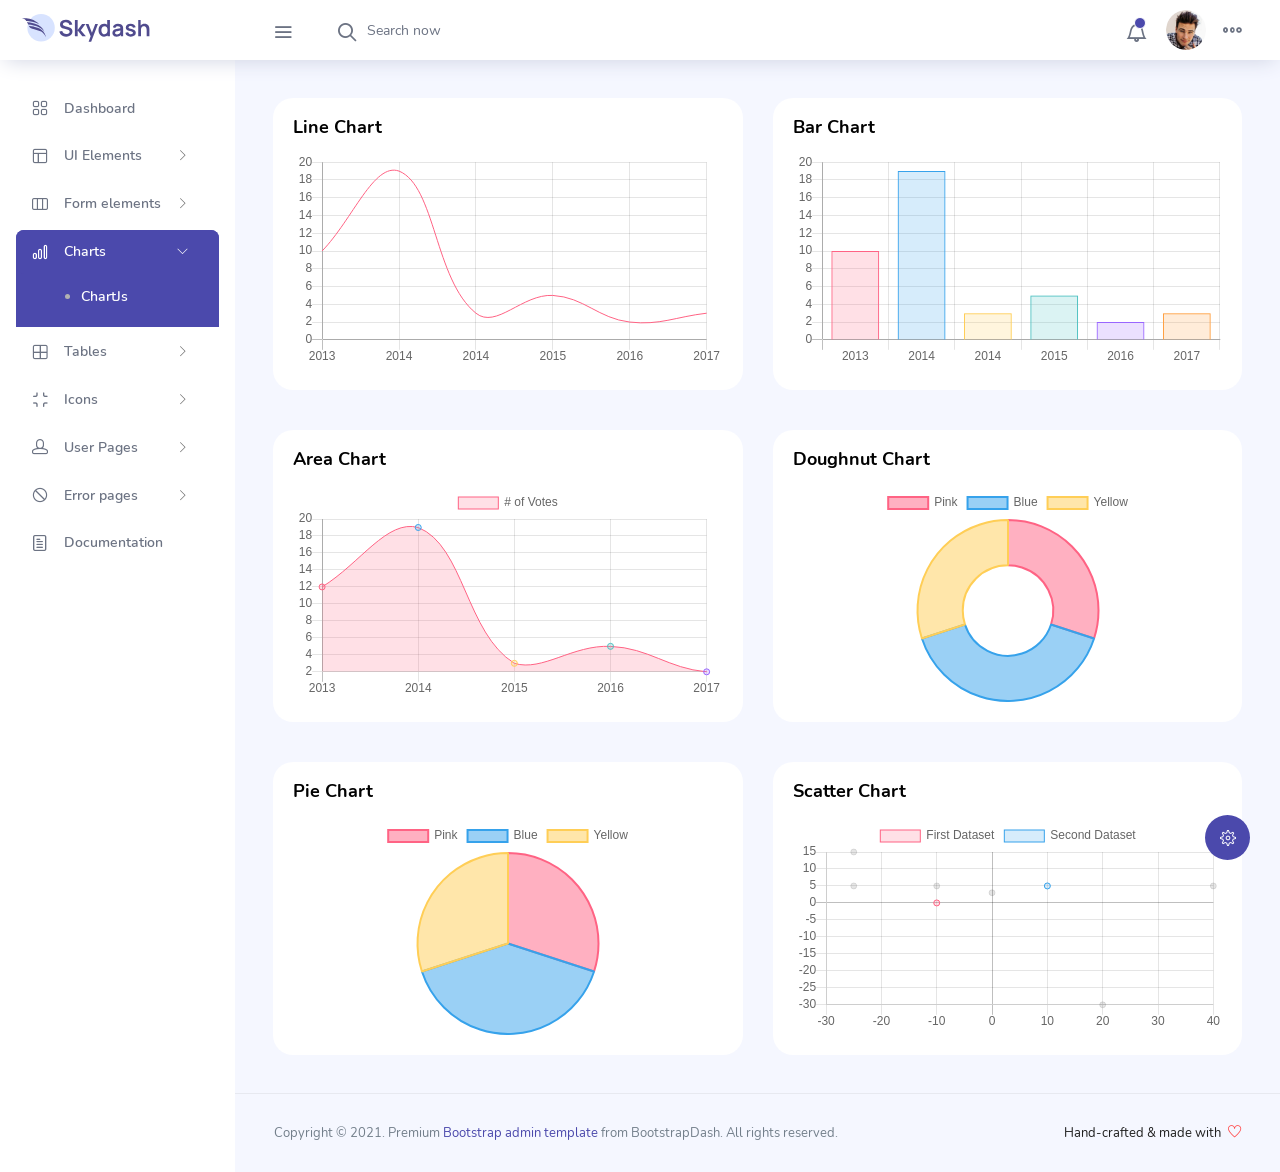
<file: public/template/pages/charts/chartjs.html>
<!DOCTYPE html>
<html lang="en">

<head>
  <!-- Required meta tags -->
  <meta charset="utf-8">
  <meta name="viewport" content="width=device-width, initial-scale=1, shrink-to-fit=no">
  <title>Skydash Admin</title>
  <!-- plugins:css -->
  <link rel="stylesheet" href="../../vendors/feather/feather.css">
  <link rel="stylesheet" href="../../vendors/ti-icons/css/themify-icons.css">
  <link rel="stylesheet" href="../../vendors/css/vendor.bundle.base.css">
  <!-- endinject -->
  <!-- Plugin css for this page -->
  <!-- End plugin css for this page -->
  <!-- inject:css -->
  <link rel="stylesheet" href="../../css/vertical-layout-light/style.css">
  <!-- endinject -->
  <link rel="shortcut icon" href="../../images/favicon.png" />
</head>

<body>
  <div class="container-scroller">
    <!-- partial:../../partials/_navbar.html -->
    <nav class="navbar col-lg-12 col-12 p-0 fixed-top d-flex flex-row">
      <div class="text-center navbar-brand-wrapper d-flex align-items-center justify-content-center">
        <a class="navbar-brand brand-logo mr-5" href="../../index.html"><img src="../../images/logo.svg" class="mr-2" alt="logo"/></a>
        <a class="navbar-brand brand-logo-mini" href="../../index.html"><img src="../../images/logo-mini.svg" alt="logo"/></a>
      </div>
      <div class="navbar-menu-wrapper d-flex align-items-center justify-content-end">
        <button class="navbar-toggler navbar-toggler align-self-center" type="button" data-toggle="minimize">
          <span class="icon-menu"></span>
        </button>
        <ul class="navbar-nav mr-lg-2">
          <li class="nav-item nav-search d-none d-lg-block">
            <div class="input-group">
              <div class="input-group-prepend hover-cursor" id="navbar-search-icon">
                <span class="input-group-text" id="search">
                  <i class="icon-search"></i>
                </span>
              </div>
              <input type="text" class="form-control" id="navbar-search-input" placeholder="Search now" aria-label="search" aria-describedby="search">
            </div>
          </li>
        </ul>
        <ul class="navbar-nav navbar-nav-right">
          <li class="nav-item dropdown">
            <a class="nav-link count-indicator dropdown-toggle" id="notificationDropdown" href="#" data-toggle="dropdown">
              <i class="icon-bell mx-0"></i>
              <span class="count"></span>
            </a>
            <div class="dropdown-menu dropdown-menu-right navbar-dropdown preview-list" aria-labelledby="notificationDropdown">
              <p class="mb-0 font-weight-normal float-left dropdown-header">Notifications</p>
              <a class="dropdown-item preview-item">
                <div class="preview-thumbnail">
                  <div class="preview-icon bg-success">
                    <i class="ti-info-alt mx-0"></i>
                  </div>
                </div>
                <div class="preview-item-content">
                  <h6 class="preview-subject font-weight-normal">Application Error</h6>
                  <p class="font-weight-light small-text mb-0 text-muted">
                    Just now
                  </p>
                </div>
              </a>
              <a class="dropdown-item preview-item">
                <div class="preview-thumbnail">
                  <div class="preview-icon bg-warning">
                    <i class="ti-settings mx-0"></i>
                  </div>
                </div>
                <div class="preview-item-content">
                  <h6 class="preview-subject font-weight-normal">Settings</h6>
                  <p class="font-weight-light small-text mb-0 text-muted">
                    Private message
                  </p>
                </div>
              </a>
              <a class="dropdown-item preview-item">
                <div class="preview-thumbnail">
                  <div class="preview-icon bg-info">
                    <i class="ti-user mx-0"></i>
                  </div>
                </div>
                <div class="preview-item-content">
                  <h6 class="preview-subject font-weight-normal">New user registration</h6>
                  <p class="font-weight-light small-text mb-0 text-muted">
                    2 days ago
                  </p>
                </div>
              </a>
            </div>
          </li>
          <li class="nav-item nav-profile dropdown">
            <a class="nav-link dropdown-toggle" href="#" data-toggle="dropdown" id="profileDropdown">
              <img src="../../images/faces/face28.jpg" alt="profile"/>
            </a>
            <div class="dropdown-menu dropdown-menu-right navbar-dropdown" aria-labelledby="profileDropdown">
              <a class="dropdown-item">
                <i class="ti-settings text-primary"></i>
                Settings
              </a>
              <a class="dropdown-item">
                <i class="ti-power-off text-primary"></i>
                Logout
              </a>
            </div>
          </li>
          <li class="nav-item nav-settings d-none d-lg-flex">
            <a class="nav-link" href="#">
              <i class="icon-ellipsis"></i>
            </a>
          </li>
        </ul>
        <button class="navbar-toggler navbar-toggler-right d-lg-none align-self-center" type="button" data-toggle="offcanvas">
          <span class="icon-menu"></span>
        </button>
      </div>
    </nav>
    <!-- partial -->
    <div class="container-fluid page-body-wrapper">
      <!-- partial:../../partials/_settings-panel.html -->
      <div class="theme-setting-wrapper">
        <div id="settings-trigger"><i class="ti-settings"></i></div>
        <div id="theme-settings" class="settings-panel">
          <i class="settings-close ti-close"></i>
          <p class="settings-heading">SIDEBAR SKINS</p>
          <div class="sidebar-bg-options selected" id="sidebar-light-theme"><div class="img-ss rounded-circle bg-light border mr-3"></div>Light</div>
          <div class="sidebar-bg-options" id="sidebar-dark-theme"><div class="img-ss rounded-circle bg-dark border mr-3"></div>Dark</div>
          <p class="settings-heading mt-2">HEADER SKINS</p>
          <div class="color-tiles mx-0 px-4">
            <div class="tiles success"></div>
            <div class="tiles warning"></div>
            <div class="tiles danger"></div>
            <div class="tiles info"></div>
            <div class="tiles dark"></div>
            <div class="tiles default"></div>
          </div>
        </div>
      </div>
      <div id="right-sidebar" class="settings-panel">
        <i class="settings-close ti-close"></i>
        <ul class="nav nav-tabs border-top" id="setting-panel" role="tablist">
          <li class="nav-item">
            <a class="nav-link active" id="todo-tab" data-toggle="tab" href="#todo-section" role="tab" aria-controls="todo-section" aria-expanded="true">TO DO LIST</a>
          </li>
          <li class="nav-item">
            <a class="nav-link" id="chats-tab" data-toggle="tab" href="#chats-section" role="tab" aria-controls="chats-section">CHATS</a>
          </li>
        </ul>
        <div class="tab-content" id="setting-content">
          <div class="tab-pane fade show active scroll-wrapper" id="todo-section" role="tabpanel" aria-labelledby="todo-section">
            <div class="add-items d-flex px-3 mb-0">
              <form class="form w-100">
                <div class="form-group d-flex">
                  <input type="text" class="form-control todo-list-input" placeholder="Add To-do">
                  <button type="submit" class="add btn btn-primary todo-list-add-btn" id="add-task">Add</button>
                </div>
              </form>
            </div>
            <div class="list-wrapper px-3">
              <ul class="d-flex flex-column-reverse todo-list">
                <li>
                  <div class="form-check">
                    <label class="form-check-label">
                      <input class="checkbox" type="checkbox">
                      Team review meeting at 3.00 PM
                    </label>
                  </div>
                  <i class="remove ti-close"></i>
                </li>
                <li>
                  <div class="form-check">
                    <label class="form-check-label">
                      <input class="checkbox" type="checkbox">
                      Prepare for presentation
                    </label>
                  </div>
                  <i class="remove ti-close"></i>
                </li>
                <li>
                  <div class="form-check">
                    <label class="form-check-label">
                      <input class="checkbox" type="checkbox">
                      Resolve all the low priority tickets due today
                    </label>
                  </div>
                  <i class="remove ti-close"></i>
                </li>
                <li class="completed">
                  <div class="form-check">
                    <label class="form-check-label">
                      <input class="checkbox" type="checkbox" checked>
                      Schedule meeting for next week
                    </label>
                  </div>
                  <i class="remove ti-close"></i>
                </li>
                <li class="completed">
                  <div class="form-check">
                    <label class="form-check-label">
                      <input class="checkbox" type="checkbox" checked>
                      Project review
                    </label>
                  </div>
                  <i class="remove ti-close"></i>
                </li>
              </ul>
            </div>
            <h4 class="px-3 text-muted mt-5 font-weight-light mb-0">Events</h4>
            <div class="events pt-4 px-3">
              <div class="wrapper d-flex mb-2">
                <i class="ti-control-record text-primary mr-2"></i>
                <span>Feb 11 2018</span>
              </div>
              <p class="mb-0 font-weight-thin text-gray">Creating component page build a js</p>
              <p class="text-gray mb-0">The total number of sessions</p>
            </div>
            <div class="events pt-4 px-3">
              <div class="wrapper d-flex mb-2">
                <i class="ti-control-record text-primary mr-2"></i>
                <span>Feb 7 2018</span>
              </div>
              <p class="mb-0 font-weight-thin text-gray">Meeting with Alisa</p>
              <p class="text-gray mb-0 ">Call Sarah Graves</p>
            </div>
          </div>
          <!-- To do section tab ends -->
          <div class="tab-pane fade" id="chats-section" role="tabpanel" aria-labelledby="chats-section">
            <div class="d-flex align-items-center justify-content-between border-bottom">
              <p class="settings-heading border-top-0 mb-3 pl-3 pt-0 border-bottom-0 pb-0">Friends</p>
              <small class="settings-heading border-top-0 mb-3 pt-0 border-bottom-0 pb-0 pr-3 font-weight-normal">See All</small>
            </div>
            <ul class="chat-list">
              <li class="list active">
                <div class="profile"><img src="../../images/faces/face1.jpg" alt="image"><span class="online"></span></div>
                <div class="info">
                  <p>Thomas Douglas</p>
                  <p>Available</p>
                </div>
                <small class="text-muted my-auto">19 min</small>
              </li>
              <li class="list">
                <div class="profile"><img src="../../images/faces/face2.jpg" alt="image"><span class="offline"></span></div>
                <div class="info">
                  <div class="wrapper d-flex">
                    <p>Catherine</p>
                  </div>
                  <p>Away</p>
                </div>
                <div class="badge badge-success badge-pill my-auto mx-2">4</div>
                <small class="text-muted my-auto">23 min</small>
              </li>
              <li class="list">
                <div class="profile"><img src="../../images/faces/face3.jpg" alt="image"><span class="online"></span></div>
                <div class="info">
                  <p>Daniel Russell</p>
                  <p>Available</p>
                </div>
                <small class="text-muted my-auto">14 min</small>
              </li>
              <li class="list">
                <div class="profile"><img src="../../images/faces/face4.jpg" alt="image"><span class="offline"></span></div>
                <div class="info">
                  <p>James Richardson</p>
                  <p>Away</p>
                </div>
                <small class="text-muted my-auto">2 min</small>
              </li>
              <li class="list">
                <div class="profile"><img src="../../images/faces/face5.jpg" alt="image"><span class="online"></span></div>
                <div class="info">
                  <p>Madeline Kennedy</p>
                  <p>Available</p>
                </div>
                <small class="text-muted my-auto">5 min</small>
              </li>
              <li class="list">
                <div class="profile"><img src="../../images/faces/face6.jpg" alt="image"><span class="online"></span></div>
                <div class="info">
                  <p>Sarah Graves</p>
                  <p>Available</p>
                </div>
                <small class="text-muted my-auto">47 min</small>
              </li>
            </ul>
          </div>
          <!-- chat tab ends -->
        </div>
      </div>
      <!-- partial -->
      <!-- partial:../../partials/_sidebar.html -->
      <nav class="sidebar sidebar-offcanvas" id="sidebar">
        <ul class="nav">
          <li class="nav-item">
            <a class="nav-link" href="../../index.html">
              <i class="icon-grid menu-icon"></i>
              <span class="menu-title">Dashboard</span>
            </a>
          </li>
          <li class="nav-item">
            <a class="nav-link" data-toggle="collapse" href="#ui-basic" aria-expanded="false" aria-controls="ui-basic">
              <i class="icon-layout menu-icon"></i>
              <span class="menu-title">UI Elements</span>
              <i class="menu-arrow"></i>
            </a>
            <div class="collapse" id="ui-basic">
              <ul class="nav flex-column sub-menu">
                <li class="nav-item"> <a class="nav-link" href="../../pages/ui-features/buttons.html">Buttons</a></li>
                <li class="nav-item"> <a class="nav-link" href="../../pages/ui-features/dropdowns.html">Dropdowns</a></li>
                <li class="nav-item"> <a class="nav-link" href="../../pages/ui-features/typography.html">Typography</a></li>
              </ul>
            </div>
          </li>
          <li class="nav-item">
            <a class="nav-link" data-toggle="collapse" href="#form-elements" aria-expanded="false" aria-controls="form-elements">
              <i class="icon-columns menu-icon"></i>
              <span class="menu-title">Form elements</span>
              <i class="menu-arrow"></i>
            </a>
            <div class="collapse" id="form-elements">
              <ul class="nav flex-column sub-menu">
                <li class="nav-item"><a class="nav-link" href="../../pages/forms/basic_elements.html">Basic Elements</a></li>
              </ul>
            </div>
          </li>
          <li class="nav-item">
            <a class="nav-link" data-toggle="collapse" href="#charts" aria-expanded="false" aria-controls="charts">
              <i class="icon-bar-graph menu-icon"></i>
              <span class="menu-title">Charts</span>
              <i class="menu-arrow"></i>
            </a>
            <div class="collapse" id="charts">
              <ul class="nav flex-column sub-menu">
                <li class="nav-item"> <a class="nav-link" href="../../pages/charts/chartjs.html">ChartJs</a></li>
              </ul>
            </div>
          </li>
          <li class="nav-item">
            <a class="nav-link" data-toggle="collapse" href="#tables" aria-expanded="false" aria-controls="tables">
              <i class="icon-grid-2 menu-icon"></i>
              <span class="menu-title">Tables</span>
              <i class="menu-arrow"></i>
            </a>
            <div class="collapse" id="tables">
              <ul class="nav flex-column sub-menu">
                <li class="nav-item"> <a class="nav-link" href="../../pages/tables/basic-table.html">Basic table</a></li>
              </ul>
            </div>
          </li>
          <li class="nav-item">
            <a class="nav-link" data-toggle="collapse" href="#icons" aria-expanded="false" aria-controls="icons">
              <i class="icon-contract menu-icon"></i>
              <span class="menu-title">Icons</span>
              <i class="menu-arrow"></i>
            </a>
            <div class="collapse" id="icons">
              <ul class="nav flex-column sub-menu">
                <li class="nav-item"> <a class="nav-link" href="../../pages/icons/mdi.html">Mdi icons</a></li>
              </ul>
            </div>
          </li>
          <li class="nav-item">
            <a class="nav-link" data-toggle="collapse" href="#auth" aria-expanded="false" aria-controls="auth">
              <i class="icon-head menu-icon"></i>
              <span class="menu-title">User Pages</span>
              <i class="menu-arrow"></i>
            </a>
            <div class="collapse" id="auth">
              <ul class="nav flex-column sub-menu">
                <li class="nav-item"> <a class="nav-link" href="../../pages/samples/login.html"> Login </a></li>
                <li class="nav-item"> <a class="nav-link" href="../../pages/samples/register.html"> Register </a></li>
              </ul>
            </div>
          </li>
          <li class="nav-item">
            <a class="nav-link" data-toggle="collapse" href="#error" aria-expanded="false" aria-controls="error">
              <i class="icon-ban menu-icon"></i>
              <span class="menu-title">Error pages</span>
              <i class="menu-arrow"></i>
            </a>
            <div class="collapse" id="error">
              <ul class="nav flex-column sub-menu">
                <li class="nav-item"> <a class="nav-link" href="../../pages/samples/error-404.html"> 404 </a></li>
                <li class="nav-item"> <a class="nav-link" href="../../pages/samples/error-500.html"> 500 </a></li>
              </ul>
            </div>
          </li>
          <li class="nav-item">
            <a class="nav-link" href="../../pages/documentation/documentation.html">
              <i class="icon-paper menu-icon"></i>
              <span class="menu-title">Documentation</span>
            </a>
          </li>
        </ul>
      </nav>
      <!-- partial -->
      <div class="main-panel">
        <div class="content-wrapper">
          <div class="row">
            <div class="col-lg-6 grid-margin stretch-card">
              <div class="card">
                <div class="card-body">
                  <h4 class="card-title">Line chart</h4>
                  <canvas id="lineChart"></canvas>
                </div>
              </div>
            </div>
            <div class="col-lg-6 grid-margin stretch-card">
              <div class="card">
                <div class="card-body">
                  <h4 class="card-title">Bar chart</h4>
                  <canvas id="barChart"></canvas>
                </div>
              </div>
            </div>
          </div>
          <div class="row">
            <div class="col-lg-6 grid-margin stretch-card">
              <div class="card">
                <div class="card-body">
                  <h4 class="card-title">Area chart</h4>
                  <canvas id="areaChart"></canvas>
                </div>
              </div>
            </div>
            <div class="col-lg-6 grid-margin stretch-card">
              <div class="card">
                <div class="card-body">
                  <h4 class="card-title">Doughnut chart</h4>
                  <canvas id="doughnutChart"></canvas>
                </div>
              </div>
            </div>
          </div>
          <div class="row">
            <div class="col-lg-6 grid-margin grid-margin-lg-0 stretch-card">
              <div class="card">
                <div class="card-body">
                  <h4 class="card-title">Pie chart</h4>
                  <canvas id="pieChart"></canvas>
                </div>
              </div>
            </div>
            <div class="col-lg-6 grid-margin grid-margin-lg-0 stretch-card">
              <div class="card">
                <div class="card-body">
                  <h4 class="card-title">Scatter chart</h4>
                  <canvas id="scatterChart"></canvas>
                </div>
              </div>
            </div>
          </div>
        </div>
        <!-- content-wrapper ends -->
        <!-- partial:../../partials/_footer.html -->
        <footer class="footer">
          <div class="d-sm-flex justify-content-center justify-content-sm-between">
            <span class="text-muted text-center text-sm-left d-block d-sm-inline-block">Copyright © 2021.  Premium <a href="https://www.bootstrapdash.com/" target="_blank">Bootstrap admin template</a> from BootstrapDash. All rights reserved.</span>
            <span class="float-none float-sm-right d-block mt-1 mt-sm-0 text-center">Hand-crafted & made with <i class="ti-heart text-danger ml-1"></i></span>
          </div>
        </footer>
        <!-- partial -->
      </div>
      <!-- main-panel ends -->
    </div>
    <!-- page-body-wrapper ends -->
  </div>
  <!-- container-scroller -->
  <!-- plugins:js -->
  <script src="../../vendors/js/vendor.bundle.base.js"></script>
  <!-- endinject -->
  <!-- Plugin js for this page -->
  <script src="../../vendors/chart.js/Chart.min.js"></script>
  <!-- End plugin js for this page -->
  <!-- inject:js -->
  <script src="../../js/off-canvas.js"></script>
  <script src="../../js/hoverable-collapse.js"></script>
  <script src="../../js/template.js"></script>
  <script src="../../js/settings.js"></script>
  <script src="../../js/todolist.js"></script>
  <!-- endinject -->
  <!-- Custom js for this page-->
  <script src="../../js/chart.js"></script>
  <!-- End custom js for this page-->
</body>

</html>
</file>
<file: public/template/vendors/feather/feather.css>
@charset "UTF-8";
 
@font-face {
  font-family: "feather";
  src:url("fonts/feather-webfont.eot");
  src:url("fonts/feather-webfont.eot?#iefix") format("embedded-opentype"),
    url("fonts/feather-webfont.woff") format("woff"),
    url("fonts/feather-webfont.ttf") format("truetype"),
    url("fonts/feather-webfont.svg#feather") format("svg");
  font-weight: normal;
  font-style: normal;
}

/* Character Mapping Method */
 
[data-icon]:before {
  display: inline-block;
  font-family: "feather";
  content: attr(data-icon);
  font-style: normal;
  font-weight: normal;
  font-variant: normal;
  text-transform: none;
  speak: none;
  line-height: 1;
  -webkit-font-smoothing: antialiased;
  -moz-osx-font-smoothing: grayscale;
}

/* CSS Class Mapping Method */
 
[class^="icon-"],
[class*=" icon-"] {
  display: inline-block;
  font-family: "feather";
  font-style: normal;
  font-weight: normal;
  font-variant: normal;
  text-transform: none;
  speak: none;
  line-height: 1;
  -webkit-font-smoothing: antialiased;
  -moz-osx-font-smoothing: grayscale;
}

.icon-eye:before {
  content: "\e000";
}

.icon-paper-clip:before {
  content: "\e001";
}

.icon-mail:before {
  content: "\e002";
}

.icon-mail:before {
  content: "\e002";
}

.icon-toggle:before {
  content: "\e003";
}

.icon-layout:before {
  content: "\e004";
}

.icon-link:before {
  content: "\e005";
}

.icon-bell:before {
  content: "\e006";
}

.icon-lock:before {
  content: "\e007";
}

.icon-unlock:before {
  content: "\e008";
}

.icon-ribbon:before {
  content: "\e009";
}

.icon-image:before {
  content: "\e010";
}

.icon-signal:before {
  content: "\e011";
}

.icon-target:before {
  content: "\e012";
}

.icon-clipboard:before {
  content: "\e013";
}

.icon-clock:before {
  content: "\e014";
}

.icon-clock:before {
  content: "\e014";
}

.icon-watch:before {
  content: "\e015";
}

.icon-air-play:before {
  content: "\e016";
}

.icon-camera:before {
  content: "\e017";
}

.icon-video:before {
  content: "\e018";
}

.icon-disc:before {
  content: "\e019";
}

.icon-printer:before {
  content: "\e020";
}

.icon-monitor:before {
  content: "\e021";
}

.icon-server:before {
  content: "\e022";
}

.icon-cog:before {
  content: "\e023";
}

.icon-heart:before {
  content: "\e024";
}

.icon-paragraph:before {
  content: "\e025";
}

.icon-align-justify:before {
  content: "\e026";
}

.icon-align-left:before {
  content: "\e027";
}

.icon-align-center:before {
  content: "\e028";
}

.icon-align-right:before {
  content: "\e029";
}

.icon-book:before {
  content: "\e030";
}

.icon-layers:before {
  content: "\e031";
}

.icon-stack:before {
  content: "\e032";
}

.icon-stack-2:before {
  content: "\e033";
}

.icon-paper:before {
  content: "\e034";
}

.icon-paper-stack:before {
  content: "\e035";
}

.icon-search:before {
  content: "\e036";
}

.icon-zoom-in:before {
  content: "\e037";
}

.icon-zoom-out:before {
  content: "\e038";
}

.icon-reply:before {
  content: "\e039";
}

.icon-circle-plus:before {
  content: "\e040";
}

.icon-circle-minus:before {
  content: "\e041";
}

.icon-circle-check:before {
  content: "\e042";
}

.icon-circle-cross:before {
  content: "\e043";
}

.icon-square-plus:before {
  content: "\e044";
}

.icon-square-minus:before {
  content: "\e045";
}

.icon-square-check:before {
  content: "\e046";
}

.icon-square-cross:before {
  content: "\e047";
}

.icon-microphone:before {
  content: "\e048";
}

.icon-record:before {
  content: "\e049";
}

.icon-skip-back:before {
  content: "\e050";
}

.icon-rewind:before {
  content: "\e051";
}

.icon-play:before {
  content: "\e052";
}

.icon-pause:before {
  content: "\e053";
}

.icon-stop:before {
  content: "\e054";
}

.icon-fast-forward:before {
  content: "\e055";
}

.icon-skip-forward:before {
  content: "\e056";
}

.icon-shuffle:before {
  content: "\e057";
}

.icon-repeat:before {
  content: "\e058";
}

.icon-folder:before {
  content: "\e059";
}

.icon-umbrella:before {
  content: "\e060";
}

.icon-moon:before {
  content: "\e061";
}

.icon-thermometer:before {
  content: "\e062";
}

.icon-drop:before {
  content: "\e063";
}

.icon-sun:before {
  content: "\e064";
}

.icon-cloud:before {
  content: "\e065";
}

.icon-cloud-upload:before {
  content: "\e066";
}

.icon-cloud-download:before {
  content: "\e067";
}

.icon-upload:before {
  content: "\e068";
}

.icon-download:before {
  content: "\e069";
}

.icon-location:before {
  content: "\e070";
}

.icon-location-2:before {
  content: "\e071";
}

.icon-map:before {
  content: "\e072";
}

.icon-battery:before {
  content: "\e073";
}

.icon-head:before {
  content: "\e074";
}

.icon-briefcase:before {
  content: "\e075";
}

.icon-speech-bubble:before {
  content: "\e076";
}

.icon-anchor:before {
  content: "\e077";
}

.icon-globe:before {
  content: "\e078";
}

.icon-box:before {
  content: "\e079";
}

.icon-reload:before {
  content: "\e080";
}

.icon-share:before {
  content: "\e081";
}

.icon-marquee:before {
  content: "\e082";
}

.icon-marquee-plus:before {
  content: "\e083";
}

.icon-marquee-minus:before {
  content: "\e084";
}

.icon-tag:before {
  content: "\e085";
}

.icon-power:before {
  content: "\e086";
}

.icon-command:before {
  content: "\e087";
}

.icon-alt:before {
  content: "\e088";
}

.icon-esc:before {
  content: "\e089";
}

.icon-bar-graph:before {
  content: "\e090";
}

.icon-bar-graph-2:before {
  content: "\e091";
}

.icon-pie-graph:before {
  content: "\e092";
}

.icon-star:before {
  content: "\e093";
}

.icon-arrow-left:before {
  content: "\e094";
}

.icon-arrow-right:before {
  content: "\e095";
}

.icon-arrow-up:before {
  content: "\e096";
}

.icon-arrow-down:before {
  content: "\e097";
}

.icon-volume:before {
  content: "\e098";
}

.icon-mute:before {
  content: "\e099";
}

.icon-content-right:before {
  content: "\e100";
}

.icon-content-left:before {
  content: "\e101";
}

.icon-grid:before {
  content: "\e102";
}

.icon-grid-2:before {
  content: "\e103";
}

.icon-columns:before {
  content: "\e104";
}

.icon-loader:before {
  content: "\e105";
}

.icon-bag:before {
  content: "\e106";
}

.icon-ban:before {
  content: "\e107";
}

.icon-flag:before {
  content: "\e108";
}

.icon-trash:before {
  content: "\e109";
}

.icon-expand:before {
  content: "\e110";
}

.icon-contract:before {
  content: "\e111";
}

.icon-maximize:before {
  content: "\e112";
}

.icon-minimize:before {
  content: "\e113";
}

.icon-plus:before {
  content: "\e114";
}

.icon-minus:before {
  content: "\e115";
}

.icon-check:before {
  content: "\e116";
}

.icon-cross:before {
  content: "\e117";
}

.icon-move:before {
  content: "\e118";
}

.icon-delete:before {
  content: "\e119";
}

.icon-menu:before {
  content: "\e120";
}

.icon-archive:before {
  content: "\e121";
}

.icon-inbox:before {
  content: "\e122";
}

.icon-outbox:before {
  content: "\e123";
}

.icon-file:before {
  content: "\e124";
}

.icon-file-add:before {
  content: "\e125";
}

.icon-file-subtract:before {
  content: "\e126";
}

.icon-help:before {
  content: "\e127";
}

.icon-open:before {
  content: "\e128";
}

.icon-ellipsis:before {
  content: "\e129";
}
</file>
<file: public/template/vendors/ti-icons/css/themify-icons.css>
@font-face {
	font-family: 'themify';
	src:url('../fonts/themify.eot');
	src:url('../fonts/themify.eot?#iefix') format('embedded-opentype'),
		url('../fonts/themify.woff') format('woff'),
		url('../fonts/themify.ttf') format('truetype'),
		url('../fonts/themify.svg') format('svg');
	font-weight: normal;
	font-style: normal;
}

[class^="ti-"], [class*=" ti-"] {
	font-family: 'themify';
	speak: none;
	font-style: normal;
	font-weight: normal;
	font-variant: normal;
	text-transform: none;
	line-height: 1;

	/* Better Font Rendering =========== */
	-webkit-font-smoothing: antialiased;
	-moz-osx-font-smoothing: grayscale;
}

.ti-wand:before {
	content: "\e600";
}
.ti-volume:before {
	content: "\e601";
}
.ti-user:before {
	content: "\e602";
}
.ti-unlock:before {
	content: "\e603";
}
.ti-unlink:before {
	content: "\e604";
}
.ti-trash:before {
	content: "\e605";
}
.ti-thought:before {
	content: "\e606";
}
.ti-target:before {
	content: "\e607";
}
.ti-tag:before {
	content: "\e608";
}
.ti-tablet:before {
	content: "\e609";
}
.ti-star:before {
	content: "\e60a";
}
.ti-spray:before {
	content: "\e60b";
}
.ti-signal:before {
	content: "\e60c";
}
.ti-shopping-cart:before {
	content: "\e60d";
}
.ti-shopping-cart-full:before {
	content: "\e60e";
}
.ti-settings:before {
	content: "\e60f";
}
.ti-search:before {
	content: "\e610";
}
.ti-zoom-in:before {
	content: "\e611";
}
.ti-zoom-out:before {
	content: "\e612";
}
.ti-cut:before {
	content: "\e613";
}
.ti-ruler:before {
	content: "\e614";
}
.ti-ruler-pencil:before {
	content: "\e615";
}
.ti-ruler-alt:before {
	content: "\e616";
}
.ti-bookmark:before {
	content: "\e617";
}
.ti-bookmark-alt:before {
	content: "\e618";
}
.ti-reload:before {
	content: "\e619";
}
.ti-plus:before {
	content: "\e61a";
}
.ti-pin:before {
	content: "\e61b";
}
.ti-pencil:before {
	content: "\e61c";
}
.ti-pencil-alt:before {
	content: "\e61d";
}
.ti-paint-roller:before {
	content: "\e61e";
}
.ti-paint-bucket:before {
	content: "\e61f";
}
.ti-na:before {
	content: "\e620";
}
.ti-mobile:before {
	content: "\e621";
}
.ti-minus:before {
	content: "\e622";
}
.ti-medall:before {
	content: "\e623";
}
.ti-medall-alt:before {
	content: "\e624";
}
.ti-marker:before {
	content: "\e625";
}
.ti-marker-alt:before {
	content: "\e626";
}
.ti-arrow-up:before {
	content: "\e627";
}
.ti-arrow-right:before {
	content: "\e628";
}
.ti-arrow-left:before {
	content: "\e629";
}
.ti-arrow-down:before {
	content: "\e62a";
}
.ti-lock:before {
	content: "\e62b";
}
.ti-location-arrow:before {
	content: "\e62c";
}
.ti-link:before {
	content: "\e62d";
}
.ti-layout:before {
	content: "\e62e";
}
.ti-layers:before {
	content: "\e62f";
}
.ti-layers-alt:before {
	content: "\e630";
}
.ti-key:before {
	content: "\e631";
}
.ti-import:before {
	content: "\e632";
}
.ti-image:before {
	content: "\e633";
}
.ti-heart:before {
	content: "\e634";
}
.ti-heart-broken:before {
	content: "\e635";
}
.ti-hand-stop:before {
	content: "\e636";
}
.ti-hand-open:before {
	content: "\e637";
}
.ti-hand-drag:before {
	content: "\e638";
}
.ti-folder:before {
	content: "\e639";
}
.ti-flag:before {
	content: "\e63a";
}
.ti-flag-alt:before {
	content: "\e63b";
}
.ti-flag-alt-2:before {
	content: "\e63c";
}
.ti-eye:before {
	content: "\e63d";
}
.ti-export:before {
	content: "\e63e";
}
.ti-exchange-vertical:before {
	content: "\e63f";
}
.ti-desktop:before {
	content: "\e640";
}
.ti-cup:before {
	content: "\e641";
}
.ti-crown:before {
	content: "\e642";
}
.ti-comments:before {
	content: "\e643";
}
.ti-comment:before {
	content: "\e644";
}
.ti-comment-alt:before {
	content: "\e645";
}
.ti-close:before {
	content: "\e646";
}
.ti-clip:before {
	content: "\e647";
}
.ti-angle-up:before {
	content: "\e648";
}
.ti-angle-right:before {
	content: "\e649";
}
.ti-angle-left:before {
	content: "\e64a";
}
.ti-angle-down:before {
	content: "\e64b";
}
.ti-check:before {
	content: "\e64c";
}
.ti-check-box:before {
	content: "\e64d";
}
.ti-camera:before {
	content: "\e64e";
}
.ti-announcement:before {
	content: "\e64f";
}
.ti-brush:before {
	content: "\e650";
}
.ti-briefcase:before {
	content: "\e651";
}
.ti-bolt:before {
	content: "\e652";
}
.ti-bolt-alt:before {
	content: "\e653";
}
.ti-blackboard:before {
	content: "\e654";
}
.ti-bag:before {
	content: "\e655";
}
.ti-move:before {
	content: "\e656";
}
.ti-arrows-vertical:before {
	content: "\e657";
}
.ti-arrows-horizontal:before {
	content: "\e658";
}
.ti-fullscreen:before {
	content: "\e659";
}
.ti-arrow-top-right:before {
	content: "\e65a";
}
.ti-arrow-top-left:before {
	content: "\e65b";
}
.ti-arrow-circle-up:before {
	content: "\e65c";
}
.ti-arrow-circle-right:before {
	content: "\e65d";
}
.ti-arrow-circle-left:before {
	content: "\e65e";
}
.ti-arrow-circle-down:before {
	content: "\e65f";
}
.ti-angle-double-up:before {
	content: "\e660";
}
.ti-angle-double-right:before {
	content: "\e661";
}
.ti-angle-double-left:before {
	content: "\e662";
}
.ti-angle-double-down:before {
	content: "\e663";
}
.ti-zip:before {
	content: "\e664";
}
.ti-world:before {
	content: "\e665";
}
.ti-wheelchair:before {
	content: "\e666";
}
.ti-view-list:before {
	content: "\e667";
}
.ti-view-list-alt:before {
	content: "\e668";
}
.ti-view-grid:before {
	content: "\e669";
}
.ti-uppercase:before {
	content: "\e66a";
}
.ti-upload:before {
	content: "\e66b";
}
.ti-underline:before {
	content: "\e66c";
}
.ti-truck:before {
	content: "\e66d";
}
.ti-timer:before {
	content: "\e66e";
}
.ti-ticket:before {
	content: "\e66f";
}
.ti-thumb-up:before {
	content: "\e670";
}
.ti-thumb-down:before {
	content: "\e671";
}
.ti-text:before {
	content: "\e672";
}
.ti-stats-up:before {
	content: "\e673";
}
.ti-stats-down:before {
	content: "\e674";
}
.ti-split-v:before {
	content: "\e675";
}
.ti-split-h:before {
	content: "\e676";
}
.ti-smallcap:before {
	content: "\e677";
}
.ti-shine:before {
	content: "\e678";
}
.ti-shift-right:before {
	content: "\e679";
}
.ti-shift-left:before {
	content: "\e67a";
}
.ti-shield:before {
	content: "\e67b";
}
.ti-notepad:before {
	content: "\e67c";
}
.ti-server:before {
	content: "\e67d";
}
.ti-quote-right:before {
	content: "\e67e";
}
.ti-quote-left:before {
	content: "\e67f";
}
.ti-pulse:before {
	content: "\e680";
}
.ti-printer:before {
	content: "\e681";
}
.ti-power-off:before {
	content: "\e682";
}
.ti-plug:before {
	content: "\e683";
}
.ti-pie-chart:before {
	content: "\e684";
}
.ti-paragraph:before {
	content: "\e685";
}
.ti-panel:before {
	content: "\e686";
}
.ti-package:before {
	content: "\e687";
}
.ti-music:before {
	content: "\e688";
}
.ti-music-alt:before {
	content: "\e689";
}
.ti-mouse:before {
	content: "\e68a";
}
.ti-mouse-alt:before {
	content: "\e68b";
}
.ti-money:before {
	content: "\e68c";
}
.ti-microphone:before {
	content: "\e68d";
}
.ti-menu:before {
	content: "\e68e";
}
.ti-menu-alt:before {
	content: "\e68f";
}
.ti-map:before {
	content: "\e690";
}
.ti-map-alt:before {
	content: "\e691";
}
.ti-loop:before {
	content: "\e692";
}
.ti-location-pin:before {
	content: "\e693";
}
.ti-list:before {
	content: "\e694";
}
.ti-light-bulb:before {
	content: "\e695";
}
.ti-Italic:before {
	content: "\e696";
}
.ti-info:before {
	content: "\e697";
}
.ti-infinite:before {
	content: "\e698";
}
.ti-id-badge:before {
	content: "\e699";
}
.ti-hummer:before {
	content: "\e69a";
}
.ti-home:before {
	content: "\e69b";
}
.ti-help:before {
	content: "\e69c";
}
.ti-headphone:before {
	content: "\e69d";
}
.ti-harddrives:before {
	content: "\e69e";
}
.ti-harddrive:before {
	content: "\e69f";
}
.ti-gift:before {
	content: "\e6a0";
}
.ti-game:before {
	content: "\e6a1";
}
.ti-filter:before {
	content: "\e6a2";
}
.ti-files:before {
	content: "\e6a3";
}
.ti-file:before {
	content: "\e6a4";
}
.ti-eraser:before {
	content: "\e6a5";
}
.ti-envelope:before {
	content: "\e6a6";
}
.ti-download:before {
	content: "\e6a7";
}
.ti-direction:before {
	content: "\e6a8";
}
.ti-direction-alt:before {
	content: "\e6a9";
}
.ti-dashboard:before {
	content: "\e6aa";
}
.ti-control-stop:before {
	content: "\e6ab";
}
.ti-control-shuffle:before {
	content: "\e6ac";
}
.ti-control-play:before {
	content: "\e6ad";
}
.ti-control-pause:before {
	content: "\e6ae";
}
.ti-control-forward:before {
	content: "\e6af";
}
.ti-control-backward:before {
	content: "\e6b0";
}
.ti-cloud:before {
	content: "\e6b1";
}
.ti-cloud-up:before {
	content: "\e6b2";
}
.ti-cloud-down:before {
	content: "\e6b3";
}
.ti-clipboard:before {
	content: "\e6b4";
}
.ti-car:before {
	content: "\e6b5";
}
.ti-calendar:before {
	content: "\e6b6";
}
.ti-book:before {
	content: "\e6b7";
}
.ti-bell:before {
	content: "\e6b8";
}
.ti-basketball:before {
	content: "\e6b9";
}
.ti-bar-chart:before {
	content: "\e6ba";
}
.ti-bar-chart-alt:before {
	content: "\e6bb";
}
.ti-back-right:before {
	content: "\e6bc";
}
.ti-back-left:before {
	content: "\e6bd";
}
.ti-arrows-corner:before {
	content: "\e6be";
}
.ti-archive:before {
	content: "\e6bf";
}
.ti-anchor:before {
	content: "\e6c0";
}
.ti-align-right:before {
	content: "\e6c1";
}
.ti-align-left:before {
	content: "\e6c2";
}
.ti-align-justify:before {
	content: "\e6c3";
}
.ti-align-center:before {
	content: "\e6c4";
}
.ti-alert:before {
	content: "\e6c5";
}
.ti-alarm-clock:before {
	content: "\e6c6";
}
.ti-agenda:before {
	content: "\e6c7";
}
.ti-write:before {
	content: "\e6c8";
}
.ti-window:before {
	content: "\e6c9";
}
.ti-widgetized:before {
	content: "\e6ca";
}
.ti-widget:before {
	content: "\e6cb";
}
.ti-widget-alt:before {
	content: "\e6cc";
}
.ti-wallet:before {
	content: "\e6cd";
}
.ti-video-clapper:before {
	content: "\e6ce";
}
.ti-video-camera:before {
	content: "\e6cf";
}
.ti-vector:before {
	content: "\e6d0";
}
.ti-themify-logo:before {
	content: "\e6d1";
}
.ti-themify-favicon:before {
	content: "\e6d2";
}
.ti-themify-favicon-alt:before {
	content: "\e6d3";
}
.ti-support:before {
	content: "\e6d4";
}
.ti-stamp:before {
	content: "\e6d5";
}
.ti-split-v-alt:before {
	content: "\e6d6";
}
.ti-slice:before {
	content: "\e6d7";
}
.ti-shortcode:before {
	content: "\e6d8";
}
.ti-shift-right-alt:before {
	content: "\e6d9";
}
.ti-shift-left-alt:before {
	content: "\e6da";
}
.ti-ruler-alt-2:before {
	content: "\e6db";
}
.ti-receipt:before {
	content: "\e6dc";
}
.ti-pin2:before {
	content: "\e6dd";
}
.ti-pin-alt:before {
	content: "\e6de";
}
.ti-pencil-alt2:before {
	content: "\e6df";
}
.ti-palette:before {
	content: "\e6e0";
}
.ti-more:before {
	content: "\e6e1";
}
.ti-more-alt:before {
	content: "\e6e2";
}
.ti-microphone-alt:before {
	content: "\e6e3";
}
.ti-magnet:before {
	content: "\e6e4";
}
.ti-line-double:before {
	content: "\e6e5";
}
.ti-line-dotted:before {
	content: "\e6e6";
}
.ti-line-dashed:before {
	content: "\e6e7";
}
.ti-layout-width-full:before {
	content: "\e6e8";
}
.ti-layout-width-default:before {
	content: "\e6e9";
}
.ti-layout-width-default-alt:before {
	content: "\e6ea";
}
.ti-layout-tab:before {
	content: "\e6eb";
}
.ti-layout-tab-window:before {
	content: "\e6ec";
}
.ti-layout-tab-v:before {
	content: "\e6ed";
}
.ti-layout-tab-min:before {
	content: "\e6ee";
}
.ti-layout-slider:before {
	content: "\e6ef";
}
.ti-layout-slider-alt:before {
	content: "\e6f0";
}
.ti-layout-sidebar-right:before {
	content: "\e6f1";
}
.ti-layout-sidebar-none:before {
	content: "\e6f2";
}
.ti-layout-sidebar-left:before {
	content: "\e6f3";
}
.ti-layout-placeholder:before {
	content: "\e6f4";
}
.ti-layout-menu:before {
	content: "\e6f5";
}
.ti-layout-menu-v:before {
	content: "\e6f6";
}
.ti-layout-menu-separated:before {
	content: "\e6f7";
}
.ti-layout-menu-full:before {
	content: "\e6f8";
}
.ti-layout-media-right-alt:before {
	content: "\e6f9";
}
.ti-layout-media-right:before {
	content: "\e6fa";
}
.ti-layout-media-overlay:before {
	content: "\e6fb";
}
.ti-layout-media-overlay-alt:before {
	content: "\e6fc";
}
.ti-layout-media-overlay-alt-2:before {
	content: "\e6fd";
}
.ti-layout-media-left-alt:before {
	content: "\e6fe";
}
.ti-layout-media-left:before {
	content: "\e6ff";
}
.ti-layout-media-center-alt:before {
	content: "\e700";
}
.ti-layout-media-center:before {
	content: "\e701";
}
.ti-layout-list-thumb:before {
	content: "\e702";
}
.ti-layout-list-thumb-alt:before {
	content: "\e703";
}
.ti-layout-list-post:before {
	content: "\e704";
}
.ti-layout-list-large-image:before {
	content: "\e705";
}
.ti-layout-line-solid:before {
	content: "\e706";
}
.ti-layout-grid4:before {
	content: "\e707";
}
.ti-layout-grid3:before {
	content: "\e708";
}
.ti-layout-grid2:before {
	content: "\e709";
}
.ti-layout-grid2-thumb:before {
	content: "\e70a";
}
.ti-layout-cta-right:before {
	content: "\e70b";
}
.ti-layout-cta-left:before {
	content: "\e70c";
}
.ti-layout-cta-center:before {
	content: "\e70d";
}
.ti-layout-cta-btn-right:before {
	content: "\e70e";
}
.ti-layout-cta-btn-left:before {
	content: "\e70f";
}
.ti-layout-column4:before {
	content: "\e710";
}
.ti-layout-column3:before {
	content: "\e711";
}
.ti-layout-column2:before {
	content: "\e712";
}
.ti-layout-accordion-separated:before {
	content: "\e713";
}
.ti-layout-accordion-merged:before {
	content: "\e714";
}
.ti-layout-accordion-list:before {
	content: "\e715";
}
.ti-ink-pen:before {
	content: "\e716";
}
.ti-info-alt:before {
	content: "\e717";
}
.ti-help-alt:before {
	content: "\e718";
}
.ti-headphone-alt:before {
	content: "\e719";
}
.ti-hand-point-up:before {
	content: "\e71a";
}
.ti-hand-point-right:before {
	content: "\e71b";
}
.ti-hand-point-left:before {
	content: "\e71c";
}
.ti-hand-point-down:before {
	content: "\e71d";
}
.ti-gallery:before {
	content: "\e71e";
}
.ti-face-smile:before {
	content: "\e71f";
}
.ti-face-sad:before {
	content: "\e720";
}
.ti-credit-card:before {
	content: "\e721";
}
.ti-control-skip-forward:before {
	content: "\e722";
}
.ti-control-skip-backward:before {
	content: "\e723";
}
.ti-control-record:before {
	content: "\e724";
}
.ti-control-eject:before {
	content: "\e725";
}
.ti-comments-smiley:before {
	content: "\e726";
}
.ti-brush-alt:before {
	content: "\e727";
}
.ti-youtube:before {
	content: "\e728";
}
.ti-vimeo:before {
	content: "\e729";
}
.ti-twitter:before {
	content: "\e72a";
}
.ti-time:before {
	content: "\e72b";
}
.ti-tumblr:before {
	content: "\e72c";
}
.ti-skype:before {
	content: "\e72d";
}
.ti-share:before {
	content: "\e72e";
}
.ti-share-alt:before {
	content: "\e72f";
}
.ti-rocket:before {
	content: "\e730";
}
.ti-pinterest:before {
	content: "\e731";
}
.ti-new-window:before {
	content: "\e732";
}
.ti-microsoft:before {
	content: "\e733";
}
.ti-list-ol:before {
	content: "\e734";
}
.ti-linkedin:before {
	content: "\e735";
}
.ti-layout-sidebar-2:before {
	content: "\e736";
}
.ti-layout-grid4-alt:before {
	content: "\e737";
}
.ti-layout-grid3-alt:before {
	content: "\e738";
}
.ti-layout-grid2-alt:before {
	content: "\e739";
}
.ti-layout-column4-alt:before {
	content: "\e73a";
}
.ti-layout-column3-alt:before {
	content: "\e73b";
}
.ti-layout-column2-alt:before {
	content: "\e73c";
}
.ti-instagram:before {
	content: "\e73d";
}
.ti-google:before {
	content: "\e73e";
}
.ti-github:before {
	content: "\e73f";
}
.ti-flickr:before {
	content: "\e740";
}
.ti-facebook:before {
	content: "\e741";
}
.ti-dropbox:before {
	content: "\e742";
}
.ti-dribbble:before {
	content: "\e743";
}
.ti-apple:before {
	content: "\e744";
}
.ti-android:before {
	content: "\e745";
}
.ti-save:before {
	content: "\e746";
}
.ti-save-alt:before {
	content: "\e747";
}
.ti-yahoo:before {
	content: "\e748";
}
.ti-wordpress:before {
	content: "\e749";
}
.ti-vimeo-alt:before {
	content: "\e74a";
}
.ti-twitter-alt:before {
	content: "\e74b";
}
.ti-tumblr-alt:before {
	content: "\e74c";
}
.ti-trello:before {
	content: "\e74d";
}
.ti-stack-overflow:before {
	content: "\e74e";
}
.ti-soundcloud:before {
	content: "\e74f";
}
.ti-sharethis:before {
	content: "\e750";
}
.ti-sharethis-alt:before {
	content: "\e751";
}
.ti-reddit:before {
	content: "\e752";
}
.ti-pinterest-alt:before {
	content: "\e753";
}
.ti-microsoft-alt:before {
	content: "\e754";
}
.ti-linux:before {
	content: "\e755";
}
.ti-jsfiddle:before {
	content: "\e756";
}
.ti-joomla:before {
	content: "\e757";
}
.ti-html5:before {
	content: "\e758";
}
.ti-flickr-alt:before {
	content: "\e759";
}
.ti-email:before {
	content: "\e75a";
}
.ti-drupal:before {
	content: "\e75b";
}
.ti-dropbox-alt:before {
	content: "\e75c";
}
.ti-css3:before {
	content: "\e75d";
}
.ti-rss:before {
	content: "\e75e";
}
.ti-rss-alt:before {
	content: "\e75f";
}
</file>
<file: public/template/vendors/css/vendor.bundle.base.css>
/*
 * Container style
 */
.ps {
  overflow: hidden !important;
  overflow-anchor: none;
  -ms-overflow-style: none;
  touch-action: auto;
  -ms-touch-action: auto;
}

/*
 * Scrollbar rail styles
 */
.ps__rail-x {
  display: none;
  opacity: 0;
  transition: background-color .2s linear, opacity .2s linear;
  -webkit-transition: background-color .2s linear, opacity .2s linear;
  height: 15px;
  /* there must be 'bottom' or 'top' for ps__rail-x */
  bottom: 0px;
  /* please don't change 'position' */
  position: absolute;
}

.ps__rail-y {
  display: none;
  opacity: 0;
  transition: background-color .2s linear, opacity .2s linear;
  -webkit-transition: background-color .2s linear, opacity .2s linear;
  width: 15px;
  /* there must be 'right' or 'left' for ps__rail-y */
  right: 0;
  /* please don't change 'position' */
  position: absolute;
}

.ps--active-x > .ps__rail-x,
.ps--active-y > .ps__rail-y {
  display: block;
  background-color: transparent;
}

.ps:hover > .ps__rail-x,
.ps:hover > .ps__rail-y,
.ps--focus > .ps__rail-x,
.ps--focus > .ps__rail-y,
.ps--scrolling-x > .ps__rail-x,
.ps--scrolling-y > .ps__rail-y {
  opacity: 0.6;
}

.ps .ps__rail-x:hover,
.ps .ps__rail-y:hover,
.ps .ps__rail-x:focus,
.ps .ps__rail-y:focus,
.ps .ps__rail-x.ps--clicking,
.ps .ps__rail-y.ps--clicking {
  background-color: #eee;
  opacity: 0.9;
}

/*
 * Scrollbar thumb styles
 */
.ps__thumb-x {
  background-color: #aaa;
  border-radius: 6px;
  transition: background-color .2s linear, height .2s ease-in-out;
  -webkit-transition: background-color .2s linear, height .2s ease-in-out;
  height: 6px;
  /* there must be 'bottom' for ps__thumb-x */
  bottom: 2px;
  /* please don't change 'position' */
  position: absolute;
}

.ps__thumb-y {
  background-color: #aaa;
  border-radius: 6px;
  transition: background-color .2s linear, width .2s ease-in-out;
  -webkit-transition: background-color .2s linear, width .2s ease-in-out;
  width: 6px;
  /* there must be 'right' for ps__thumb-y */
  right: 2px;
  /* please don't change 'position' */
  position: absolute;
}

.ps__rail-x:hover > .ps__thumb-x,
.ps__rail-x:focus > .ps__thumb-x,
.ps__rail-x.ps--clicking .ps__thumb-x {
  background-color: #999;
  height: 11px;
}

.ps__rail-y:hover > .ps__thumb-y,
.ps__rail-y:focus > .ps__thumb-y,
.ps__rail-y.ps--clicking .ps__thumb-y {
  background-color: #999;
  width: 11px;
}

/* MS supports */
@supports (-ms-overflow-style: none) {
  .ps {
    overflow: auto !important;
  }
}

@media screen and (-ms-high-contrast: active), (-ms-high-contrast: none) {
  .ps {
    overflow: auto !important;
  }
}
</file>
